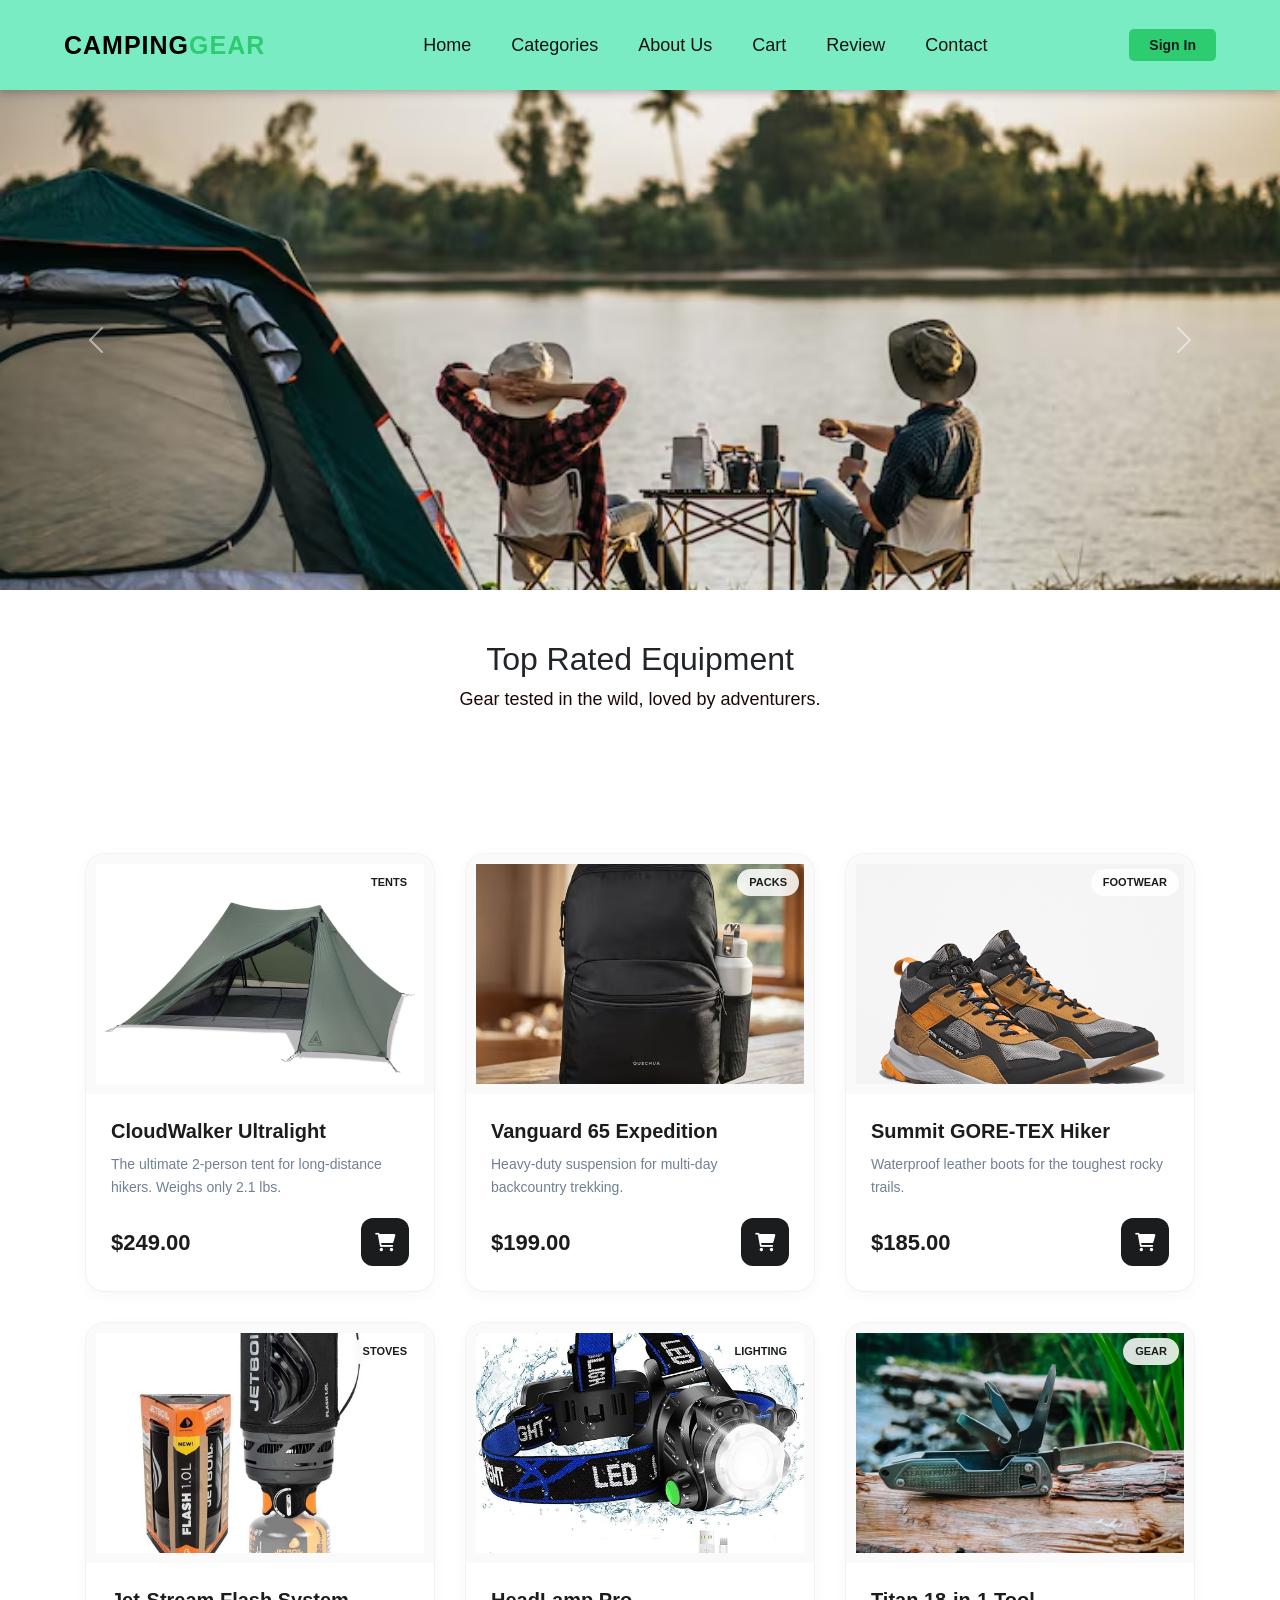
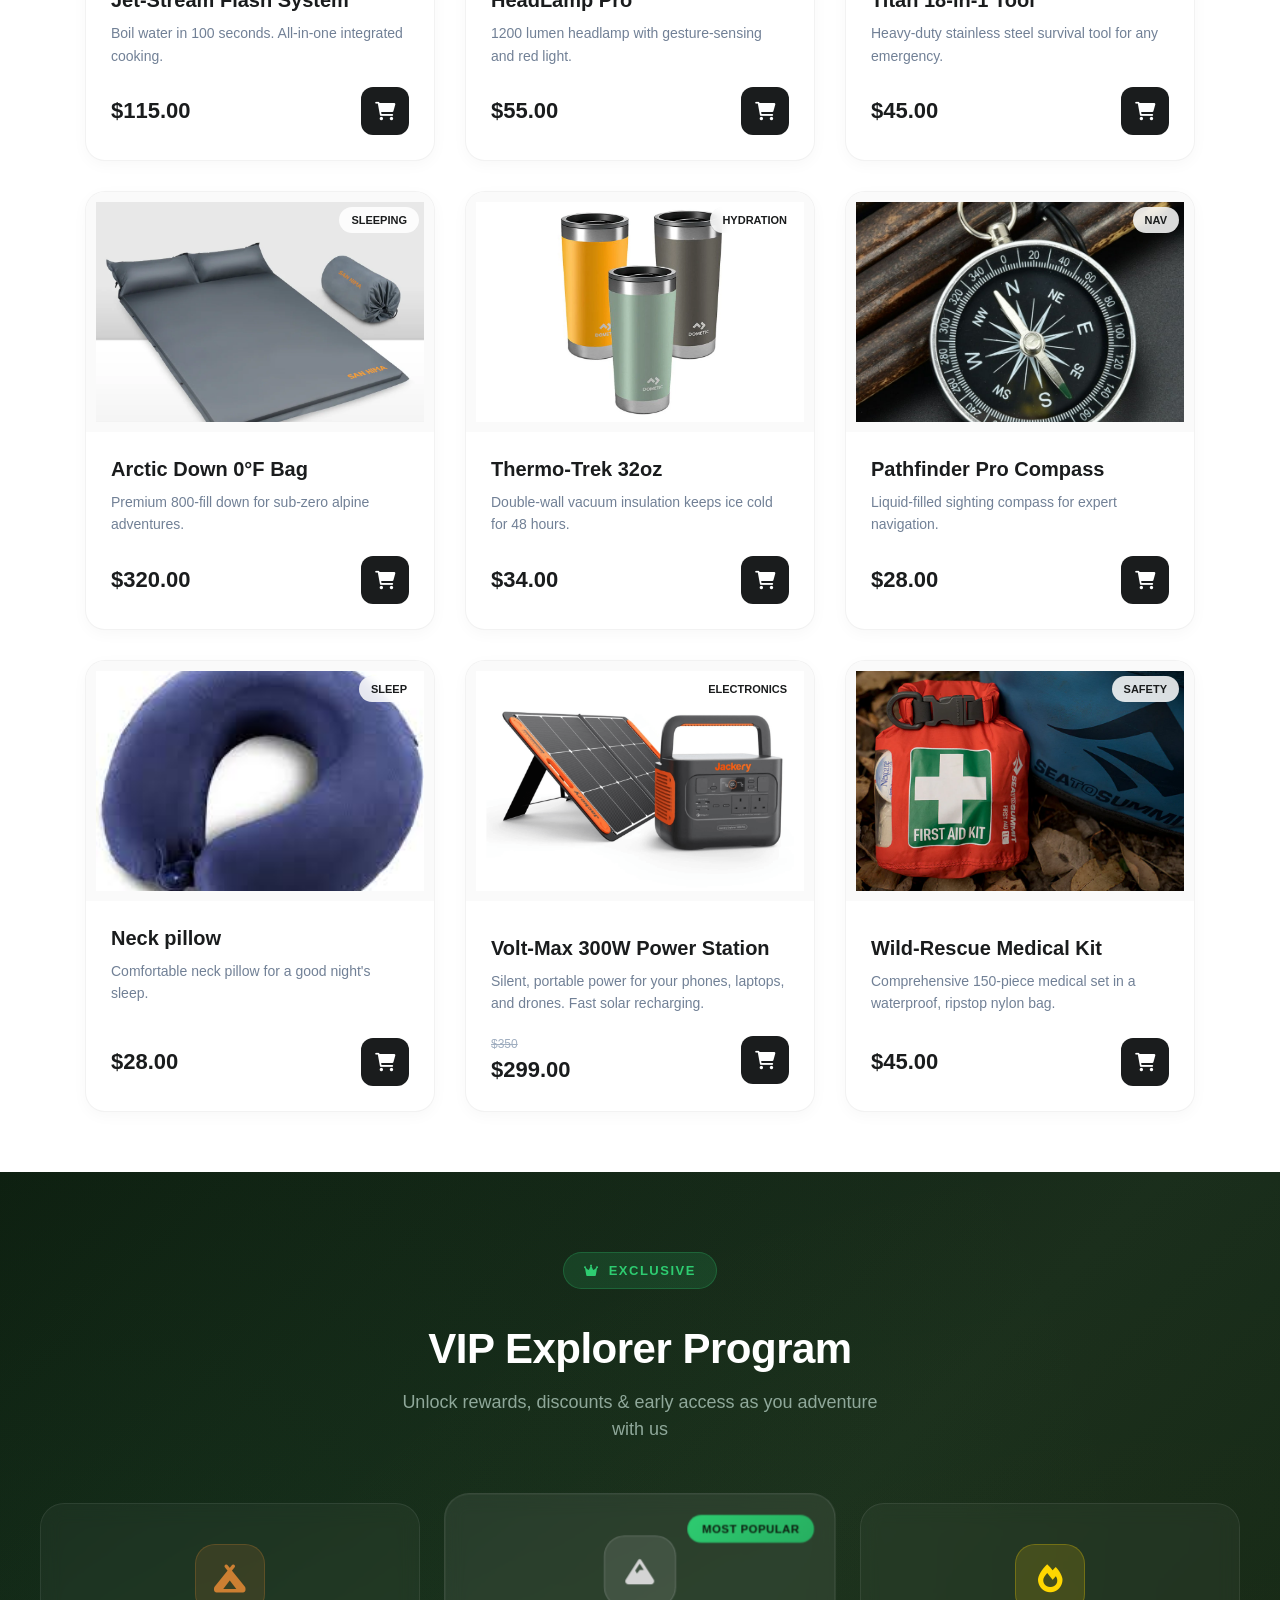
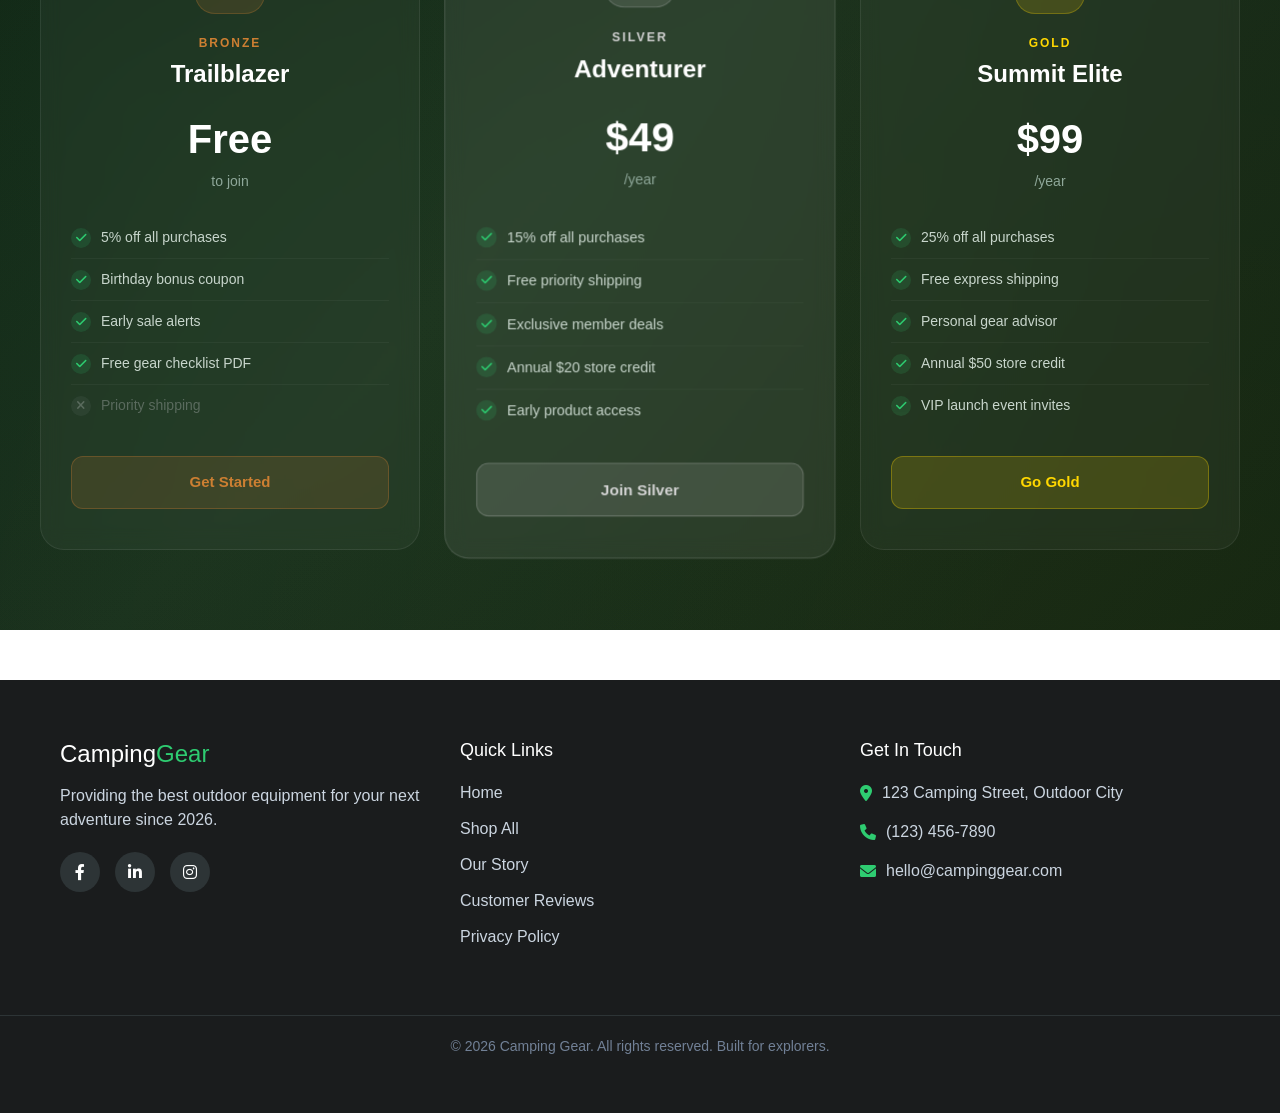
<file: index.html>
<!DOCTYPE html>
<html lang="en">

<head>
    <meta charset="UTF-8">
    <meta name="viewport" content="width=device-width, initial-scale=1.0">
    <title>About Us - Camping Products Sales</title>
    <link href="https://cdn.jsdelivr.net/npm/bootstrap@5.3.8/dist/css/bootstrap.min.css" rel="stylesheet"
        integrity="sha384-sRIl4kxILFvY47J16cr9ZwB07vP4J8+LH7qKQnuqkuIAvNWLzeN8tE5YBujZqJLB" crossorigin="anonymous">
    <link rel="stylesheet" href="https://cdnjs.cloudflare.com/ajax/libs/font-awesome/6.0.0/css/all.min.css">
    <link rel="stylesheet" href="style.css">

</head>

<body>

    <nav class="navbar">
        <div class="navbar-brand">
            <h3>Camping<span>Gear</span></h3>
        </div>
        <button class="navbar-toggle" onclick="this.parentElement.classList.toggle('nav-open')"
            aria-label="Toggle navigation">
            <i class="fas fa-bars"></i>
        </button>
        <ul class="navbar-links">
            <li><a href="index.html">Home</a></li>
            <li><a href="Categories.html">Categories</a></li>
            <li><a href="About.html">About Us</a></li>
            <li><a href="Cart.html">Cart</a></li>
            <li><a href="Review.html">Review</a></li>
            <li><a href="contact.html">Contact</a></li>
        </ul>
        <div class="navbar-actions">
            <a href="sign.html" class="btn-signin">Sign In</a>
        </div>
    </nav>
    <div id="carouselExample" class="carousel slide">
        <div class="carousel-inner">
            <div class="carousel-item active">
                <img src="images/herosection.avif" class="d-block w-100 herosection-1" alt="Carousel Image 1">
            </div>
            <div class="carousel-item">
                <img src="images/herosection2.avif" class="d-block w-100 herosection-1" alt="Carousel Image 2">
            </div>
            <div class="carousel-item">
                <img src="images/herosection3.webp" class="d-block w-100 herosection-1" alt="Carousel Image 3">
            </div>
        </div>
        <button class="carousel-control-prev" type="button" data-bs-target="#carouselExample" data-bs-slide="prev">
            <span class="carousel-control-prev-icon" aria-hidden="true"></span>
            <span class="visually-hidden">Previous</span>
        </button>
        <button class="carousel-control-next" type="button" data-bs-target="#carouselExample" data-bs-slide="next">
            <span class="carousel-control-next-icon" aria-hidden="true"></span>
            <span class="visually-hidden">Next</span>
        </button>
    </div>
    <main class="content">

        <h2>Top Rated Equipment</h2>
        <p>Gear tested in the wild, loved by adventurers.</p>
    </main>
    <section class="featured-products">

        <div class="product-grid">
            <div class="product-card">
                <div class="image-container">
                    <img src="images/Ultralighttents.webp" alt="CloudWalker">
                    <span class="category-tag">Tents</span>
                </div>
                <div class="product-body">
                    <h3>CloudWalker Ultralight</h3>
                    <p class="product-desc">The ultimate 2-person tent for long-distance hikers. Weighs only 2.1 lbs.
                    </p>
                    <div class="product-action-row">
                        <span class="current-price">$249.00</span>
                        <button class="cart-icon-btn"
                            onclick="addToCart('CloudWalker', '249.00', 'images/Ultralighttents.webp')">
                            <i class="fas fa-shopping-cart"></i>
                        </button>
                    </div>
                </div>
            </div>

            <div class="product-card">
                <div class="image-container">
                    <img src="images/backpack3.avif" alt="Vanguard 65">
                    <span class="category-tag">Packs</span>
                </div>
                <div class="product-body">
                    <h3>Vanguard 65 Expedition</h3>
                    <p class="product-desc">Heavy-duty suspension for multi-day backcountry trekking.</p>
                    <div class="product-action-row">
                        <span class="current-price">$199.00</span>
                        <button class="cart-icon-btn"
                            onclick="addToCart('Vanguard 65', '199.00', 'images/backpack3.avif')">
                            <i class="fas fa-shopping-cart"></i>
                        </button>
                    </div>
                </div>
            </div>

            <div class="product-card">
                <div class="image-container">
                    <img src="images/Hikerboot.png" alt="Summit Hiker">
                    <span class="category-tag">Footwear</span>
                </div>
                <div class="product-body">
                    <h3>Summit GORE-TEX Hiker</h3>
                    <p class="product-desc">Waterproof leather boots for the toughest rocky trails.</p>
                    <div class="product-action-row">
                        <span class="current-price">$185.00</span>
                        <button class="cart-icon-btn"
                            onclick="addToCart('Summit Hiker', '185.00', 'images/Hikerboot.png')">
                            <i class="fas fa-shopping-cart"></i>
                        </button>
                    </div>
                </div>
            </div>

            <div class="product-card">
                <div class="image-container">
                    <img src="images/JetBoilFlash.webp" alt="Jet-Stream">
                    <span class="category-tag">Stoves</span>
                </div>
                <div class="product-body">
                    <h3>Jet-Stream Flash System</h3>
                    <p class="product-desc">Boil water in 100 seconds. All-in-one integrated cooking.</p>
                    <div class="product-action-row">
                        <span class="current-price">$115.00</span>
                        <button class="cart-icon-btn"
                            onclick="addToCart('Jet-Stream Flash', '115.00', 'images/JetBoilFlash.webp')">
                            <i class="fas fa-shopping-cart"></i>
                        </button>
                    </div>
                </div>
            </div>

            <div class="product-card">
                <div class="image-container">
                    <img src="images/Headlamp.jpg" alt="HeadLamp Pro">
                    <span class="category-tag">Lighting</span>
                </div>
                <div class="product-body">
                    <h3>HeadLamp Pro</h3>
                    <p class="product-desc">1200 lumen headlamp with gesture-sensing and red light.</p>
                    <div class="product-action-row">
                        <span class="current-price">$55.00</span>
                        <button class="cart-icon-btn"
                            onclick="addToCart('HeadLamp Pro', '55.00', 'images/Headlamp.jpg')">
                            <i class="fas fa-shopping-cart"></i>
                        </button>
                    </div>
                </div>
            </div>

            <div class="product-card">
                <div class="image-container">
                    <img src="images/Titantool.jpg" alt="Titan Tool">
                    <span class="category-tag">Gear</span>
                </div>
                <div class="product-body">
                    <h3>Titan 18-in-1 Tool</h3>
                    <p class="product-desc">Heavy-duty stainless steel survival tool for any emergency.</p>
                    <div class="product-action-row">
                        <span class="current-price">$45.00</span>
                        <button class="cart-icon-btn"
                            onclick="addToCart('Titan Tool', '45.00', 'images/Titantool.jpg')">
                            <i class="fas fa-shopping-cart"></i>
                        </button>
                    </div>
                </div>
            </div>

            <div class="product-card">
                <div class="image-container">
                    <img src="images/bed2.webp" alt="Arctic Down">
                    <span class="category-tag">Sleeping</span>
                </div>
                <div class="product-body">
                    <h3>Arctic Down 0°F Bag</h3>
                    <p class="product-desc">Premium 800-fill down for sub-zero alpine adventures.</p>
                    <div class="product-action-row">
                        <span class="current-price">$320.00</span>
                        <button class="cart-icon-btn" onclick="addToCart('Arctic Down', '320.00', 'images/bed2.webp')">
                            <i class="fas fa-shopping-cart"></i>
                        </button>
                    </div>
                </div>
            </div>

            <div class="product-card">
                <div class="image-container">
                    <img src="images/Trek1.webp" alt="Insulated Flask">
                    <span class="category-tag">Hydration</span>
                </div>
                <div class="product-body">
                    <h3>Thermo-Trek 32oz</h3>
                    <p class="product-desc">Double-wall vacuum insulation keeps ice cold for 48 hours.</p>
                    <div class="product-action-row">
                        <span class="current-price">$34.00</span>
                        <button class="cart-icon-btn" onclick="addToCart('Thermo-Trek', '34.00', 'images/Trek 1.webp')">
                            <i class="fas fa-shopping-cart"></i>
                        </button>
                    </div>
                </div>
            </div>

            <div class="product-card">
                <div class="image-container">
                    <img src="images/Compass.jpeg" alt="Pathfinder">
                    <span class="category-tag">Nav</span>
                </div>
                <div class="product-body">
                    <h3>Pathfinder Pro Compass</h3>
                    <p class="product-desc">Liquid-filled sighting compass for expert navigation.</p>
                    <div class="product-action-row">
                        <span class="current-price">$28.00</span>
                        <button class="cart-icon-btn"
                            onclick="addToCart('Pathfinder Pro', '28.00', 'images/Compass.jpeg')">
                            <i class="fas fa-shopping-cart"></i>
                        </button>
                    </div>
                </div>
            </div>

            <div class="product-card">
                <div class="image-container">
                    <img src="images/pillow.jpg" alt="Neck pillow">
                    <span class="category-tag">Sleep</span>
                </div>
                <div class="product-body">
                    <h3>Neck pillow</h3>
                    <p class="product-desc">Comfortable neck pillow for a good night's sleep.</p>
                    <div class="product-action-row">
                        <span class="current-price">$28.00</span>
                        <button class="cart-icon-btn" onclick="addToCart('Neck pillow', '28.00', 'images/pillow.jpg')">
                            <i class="fas fa-shopping-cart"></i>
                        </button>
                    </div>
                </div>
            </div>

            <div class="product-card">
                <div class="image-container">
                    <img src="images/solarlamps.png" alt="Volt-Max 300">
                    <span class="category-tag">Electronics</span>
                </div>
                <div class="product-body">
                    <div class="rating-row">
                        <!-- <div class="stars">★★★★★</div>
                    <span class="reviews-count">(12)</span> -->
                    </div>
                    <h3>Volt-Max 300W Power Station</h3>
                    <p class="product-desc">Silent, portable power for your phones, laptops, and drones. Fast solar
                        recharging.</p>
                    <div class="product-action-row">
                        <div class="price-stack">
                            <span class="old-price">$350</span>
                            <span class="current-price">$299.00</span>
                        </div>
                        <button class="cart-icon-btn"
                            onclick="addToCart('Volt-Max 300', '299.00', 'images/power-station.jpg')">
                            <i class="fas fa-shopping-cart"></i>
                        </button>
                    </div>
                </div>
            </div>

            <div class="product-card">
                <div class="image-container">
                    <img src="images/aidkit.webp" alt="Wild-Rescue Kit">
                    <span class="category-tag">Safety</span>
                </div>
                <div class="product-body">
                    <div class="rating-row">
                        <!-- <div class="stars">★★★★★</div>
                    <span class="reviews-count">(88)</span> -->
                    </div>
                    <h3>Wild-Rescue Medical Kit</h3>
                    <p class="product-desc">Comprehensive 150-piece medical set in a waterproof, ripstop nylon bag.</p>
                    <div class="product-action-row">
                        <div class="price-stack">
                            <span class="current-price">$45.00</span>
                        </div>
                        <button class="cart-icon-btn"
                            onclick="addToCart('Wild-Rescue Kit', '45.00', 'images/first-aid.jpg')">
                            <i class="fas fa-shopping-cart"></i>
                        </button>
                    </div>
                </div>
            </div>

        </div>
    </section>

    <!-- VIP Explorer Program -->
    <section class="vip-program">
        <div class="vip-container">
            <div class="vip-header">
                <span class="vip-badge"><i class="fas fa-crown"></i> Exclusive</span>
                <h2>VIP Explorer Program</h2>
                <p>Unlock rewards, discounts & early access as you adventure with us</p>
            </div>

            <div class="vip-cards">
                <div class="vip-card vip-bronze">
                    <div class="vip-card-glow"></div>
                    <div class="vip-tier-icon"><i class="fas fa-campground"></i></div>
                    <span class="vip-tier-label">Bronze</span>
                    <h3>Trailblazer</h3>
                    <div class="vip-price">
                        <span class="vip-amount">Free</span>
                        <span class="vip-period">to join</span>
                    </div>
                    <ul class="vip-perks">
                        <li><i class="fas fa-check"></i> 5% off all purchases</li>
                        <li><i class="fas fa-check"></i> Birthday bonus coupon</li>
                        <li><i class="fas fa-check"></i> Early sale alerts</li>
                        <li><i class="fas fa-check"></i> Free gear checklist PDF</li>
                        <li class="disabled"><i class="fas fa-times"></i> Priority shipping</li>
                    </ul>
                    <a href="#" class="vip-btn vip-btn-bronze">Get Started</a>
                </div>

                <div class="vip-card vip-silver">
                    <div class="vip-card-glow"></div>
                    <div class="vip-popular">Most Popular</div>
                    <div class="vip-tier-icon"><i class="fas fa-mountain"></i></div>
                    <span class="vip-tier-label">Silver</span>
                    <h3>Adventurer</h3>
                    <div class="vip-price">
                        <span class="vip-amount">$49</span>
                        <span class="vip-period">/year</span>
                    </div>
                    <ul class="vip-perks">
                        <li><i class="fas fa-check"></i> 15% off all purchases</li>
                        <li><i class="fas fa-check"></i> Free priority shipping</li>
                        <li><i class="fas fa-check"></i> Exclusive member deals</li>
                        <li><i class="fas fa-check"></i> Annual $20 store credit</li>
                        <li><i class="fas fa-check"></i> Early product access</li>
                    </ul>
                    <a href="#" class="vip-btn vip-btn-silver">Join Silver</a>
                </div>

                <div class="vip-card vip-gold">
                    <div class="vip-card-glow"></div>
                    <div class="vip-tier-icon"><i class="fas fa-fire"></i></div>
                    <span class="vip-tier-label">Gold</span>
                    <h3>Summit Elite</h3>
                    <div class="vip-price">
                        <span class="vip-amount">$99</span>
                        <span class="vip-period">/year</span>
                    </div>
                    <ul class="vip-perks">
                        <li><i class="fas fa-check"></i> 25% off all purchases</li>
                        <li><i class="fas fa-check"></i> Free express shipping</li>
                        <li><i class="fas fa-check"></i> Personal gear advisor</li>
                        <li><i class="fas fa-check"></i> Annual $50 store credit</li>
                        <li><i class="fas fa-check"></i> VIP launch event invites</li>
                    </ul>
                    <a href="#" class="vip-btn vip-btn-gold">Go Gold</a>
                </div>
            </div>
        </div>
    </section>

    <footer class="footer">
        <div class="footer-container">
            <div class="footer-section">
                <h3 class="footer-logo">Camping<span>Gear</span></h3>
                <p>Providing the best outdoor equipment for your next adventure since 2026.</p>
                <div class="social-media">
                    <a href="https://www.facebook.com/" class="social-icon"><i class="fab fa-facebook-f"></i></a>
                    <a href="https://www.linkedin.com/" class="social-icon"><i class="fab fa-linkedin-in"></i></a>
                    <a href="https://www.instagram.com/" class="social-icon"><i class="fab fa-instagram"></i></a>
                </div>
            </div>

            <div class="footer-section">
                <h4>Quick Links</h4>
                <ul class="footer-links">
                    <li><a href="index.html">Home</a></li>
                    <li><a href="Categories.html">Shop All</a></li>
                    <li><a href="About.html">Our Story</a></li>
                    <li><a href="Review.html">Customer Reviews</a></li>
                    <li><a href="privacy-policy.html">Privacy Policy</a></li>
                </ul>
            </div>

            <div class="footer-section">
                <h4>Get In Touch</h4>
                <div class="contact-info">
                    <p><i class="fas fa-map-marker-alt"></i> 123 Camping Street, Outdoor City</p>
                    <p><i class="fas fa-phone"></i> (123) 456-7890</p>
                    <p><i class="fas fa-envelope"></i> hello@campinggear.com</p>
                </div>
            </div>
        </div>

        <div class="footer-bottom">
            <p>&copy; 2026 Camping Gear. All rights reserved. Built for explorers.</p>
        </div>
    </footer>


    <script src="https://cdn.jsdelivr.net/npm/bootstrap@5.3.8/dist/js/bootstrap.bundle.min.js"
        integrity="sha384-FKyoEForCGlyvwx9Hj09JcYn3nv7wiPVlz7YYwJrWVcXK/BmnVDxM+D2scQbITxI"
        crossorigin="anonymous"></script>
    <script src="cart.js"></script>
</body>

</html>
</file>
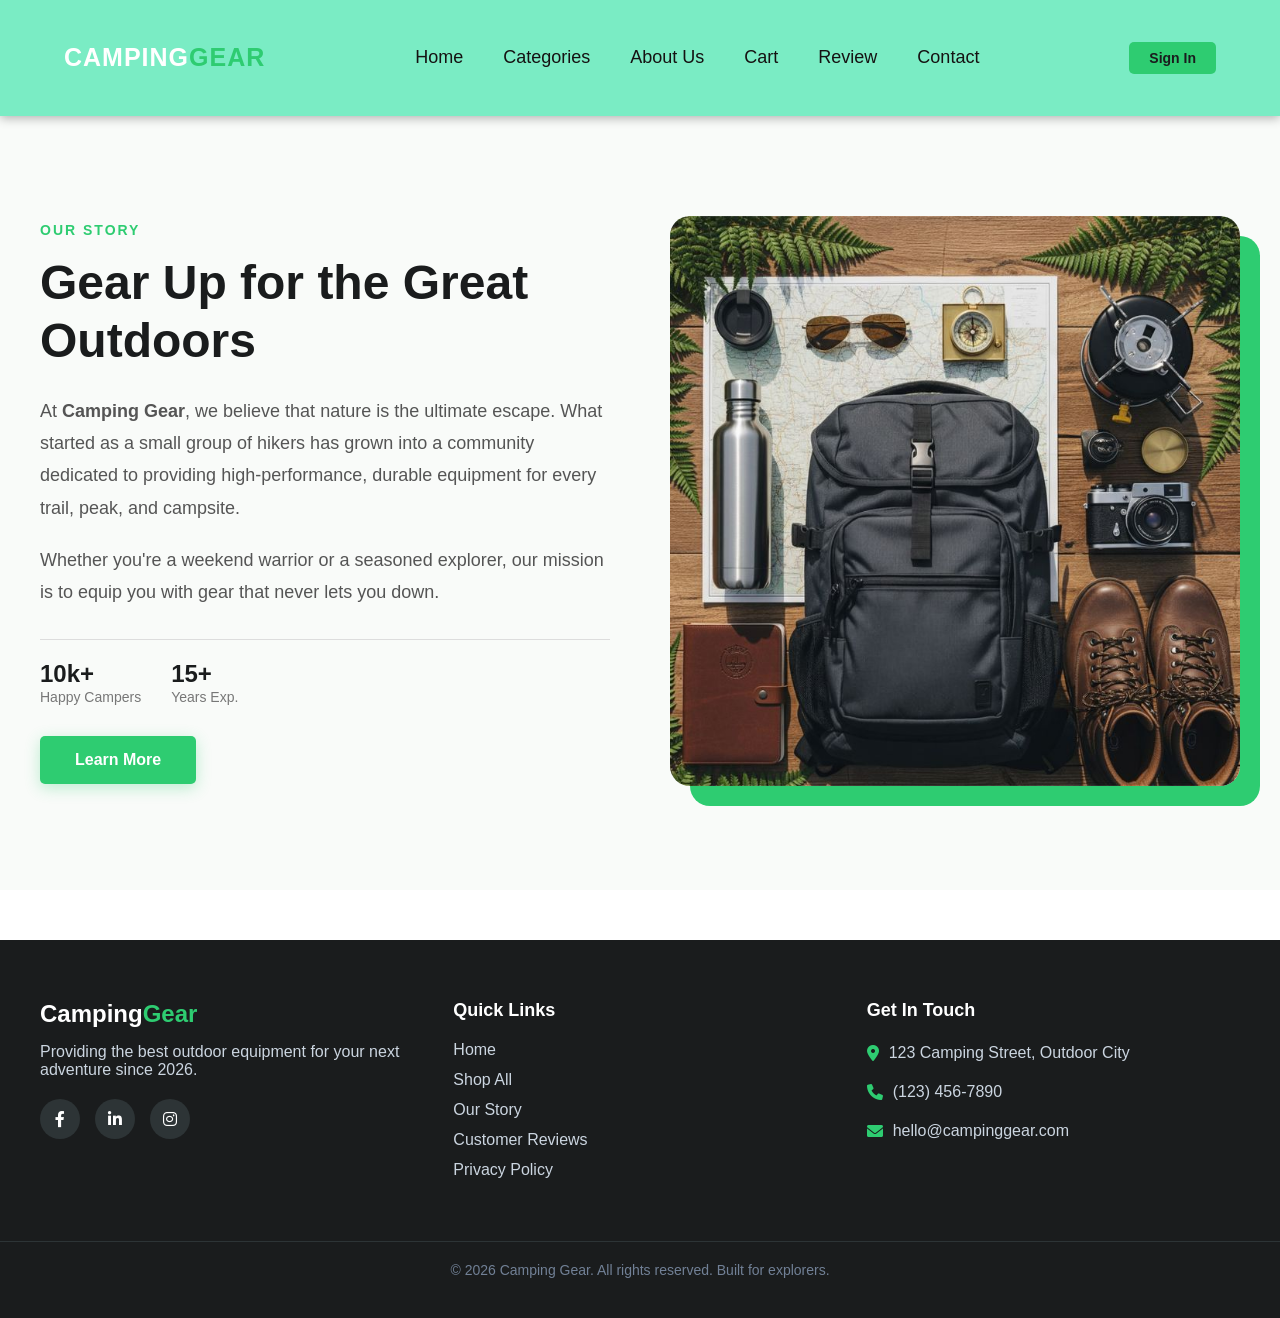
<file: About.html>
<!DOCTYPE html>
<html lang="en">

<head>
    <meta charset="UTF-8">
    <meta name="viewport" content="width=device-width, initial-scale=1.0">
    <title>About Us - Camping Products Sales</title>
    <link rel="stylesheet" href="https://cdnjs.cloudflare.com/ajax/libs/font-awesome/6.0.0/css/all.min.css">
    <link rel="stylesheet" href="style.css">
</head>

<body>
    <nav class="navbar">
        <div class="navbar-brand">
            <h3>Camping<span>Gear</span></h3>
        </div>
        <button class="navbar-toggle" onclick="this.parentElement.classList.toggle('nav-open')"
            aria-label="Toggle navigation">
            <i class="fas fa-bars"></i>
        </button>
        <ul class="navbar-links">
            <li><a href="index.html">Home</a></li>
            <li><a href="Categories.html">Categories</a></li>
            <li><a href="About.html">About Us</a></li>
            <li><a href="Cart.html">Cart</a></li>
            <li><a href="Review.html">Review</a></li>
            <li><a href="contact.html">Contact</a></li>
        </ul>
        <div class="navbar-actions">
            <a href="sign.html" class="btn-signin">Sign In</a>
        </div>
    </nav>
    <section class="about-hero">
        <div class="about-container">
            <div class="about-content">
                <span class="sub-heading">Our Story</span>
                <h1>Gear Up for the Great Outdoors</h1>
                <p>
                    At <strong>Camping Gear</strong>, we believe that nature is the ultimate escape.
                    What started as a small group of hikers has grown into a community dedicated to
                    providing high-performance, durable equipment for every trail, peak, and campsite.
                </p>
                <p>
                    Whether you're a weekend warrior or a seasoned explorer, our mission is to
                    equip you with gear that never lets you down.
                </p>
                <div class="about-stats">
                    <div class="stat"><strong>10k+</strong> <span>Happy Campers</span></div>
                    <div class="stat"><strong>15+</strong> <span>Years Exp.</span></div>
                </div>
                <button class="btn-primary">Learn More</button>
            </div>

            <div class="about-image">
                <div class="image-wrapper">
                    <img src="images/Aboutusphoto.jpg" alt="Our camping adventure">
                </div>
            </div>
        </div>
    </section>
    <!-- <section class="hero">
        <div class="heading">
            <h1>About Us</h1>
        </div>
        <div class="container">
            <div class="hero-content">
                <h2>Welcome to Our Shopping website</h2>
                <p>Welcome to Camping Products Sales. We are dedicated to providing high-quality camping gear for outdoor
                    enthusiasts. Our mission is to make your camping experiences unforgettable with reliable and affordable
                    products.</p>
                  <button class="btn">Learn More</button>
            </div>
            <div class="hero-image">
              <img src="images/About us photo.jpg" alt="About Us Image">
            </div>
        </div>
    </section> -->
    <footer class="footer">
        <div class="footer-container">
            <div class="footer-section">
                <h3 class="footer-logo">Camping<span>Gear</span></h3>
                <p>Providing the best outdoor equipment for your next adventure since 2026.</p>
                <div class="social-media">
                    <a href="https://www.facebook.com/" class="social-icon"><i class="fab fa-facebook-f"></i></a>
                    <a href="https://www.linkedin.com/" class="social-icon"><i class="fab fa-linkedin-in"></i></a>
                    <a href="https://www.instagram.com/" class="social-icon"><i class="fab fa-instagram"></i></a>
                </div>
            </div>

            <div class="footer-section">
                <h4>Quick Links</h4>
                <ul class="footer-links">
                    <li><a href="index.html">Home</a></li>
                    <li><a href="Categories.html">Shop All</a></li>
                    <li><a href="About.html">Our Story</a></li>
                    <li><a href="Review.html">Customer Reviews</a></li>
                    <li><a href="privacy-policy.html">Privacy Policy</a></li>
                </ul>
            </div>

            <div class="footer-section">
                <h4>Get In Touch</h4>
                <div class="contact-info">
                    <p><i class="fas fa-map-marker-alt"></i> 123 Camping Street, Outdoor City</p>
                    <p><i class="fas fa-phone"></i> (123) 456-7890</p>
                    <p><i class="fas fa-envelope"></i> hello@campinggear.com</p>
                </div>
            </div>
        </div>

        <div class="footer-bottom">
            <p>&copy; 2026 Camping Gear. All rights reserved. Built for explorers.</p>
        </div>
    </footer>

    <script src="cart.js"></script>
</body>

</html>
</file>
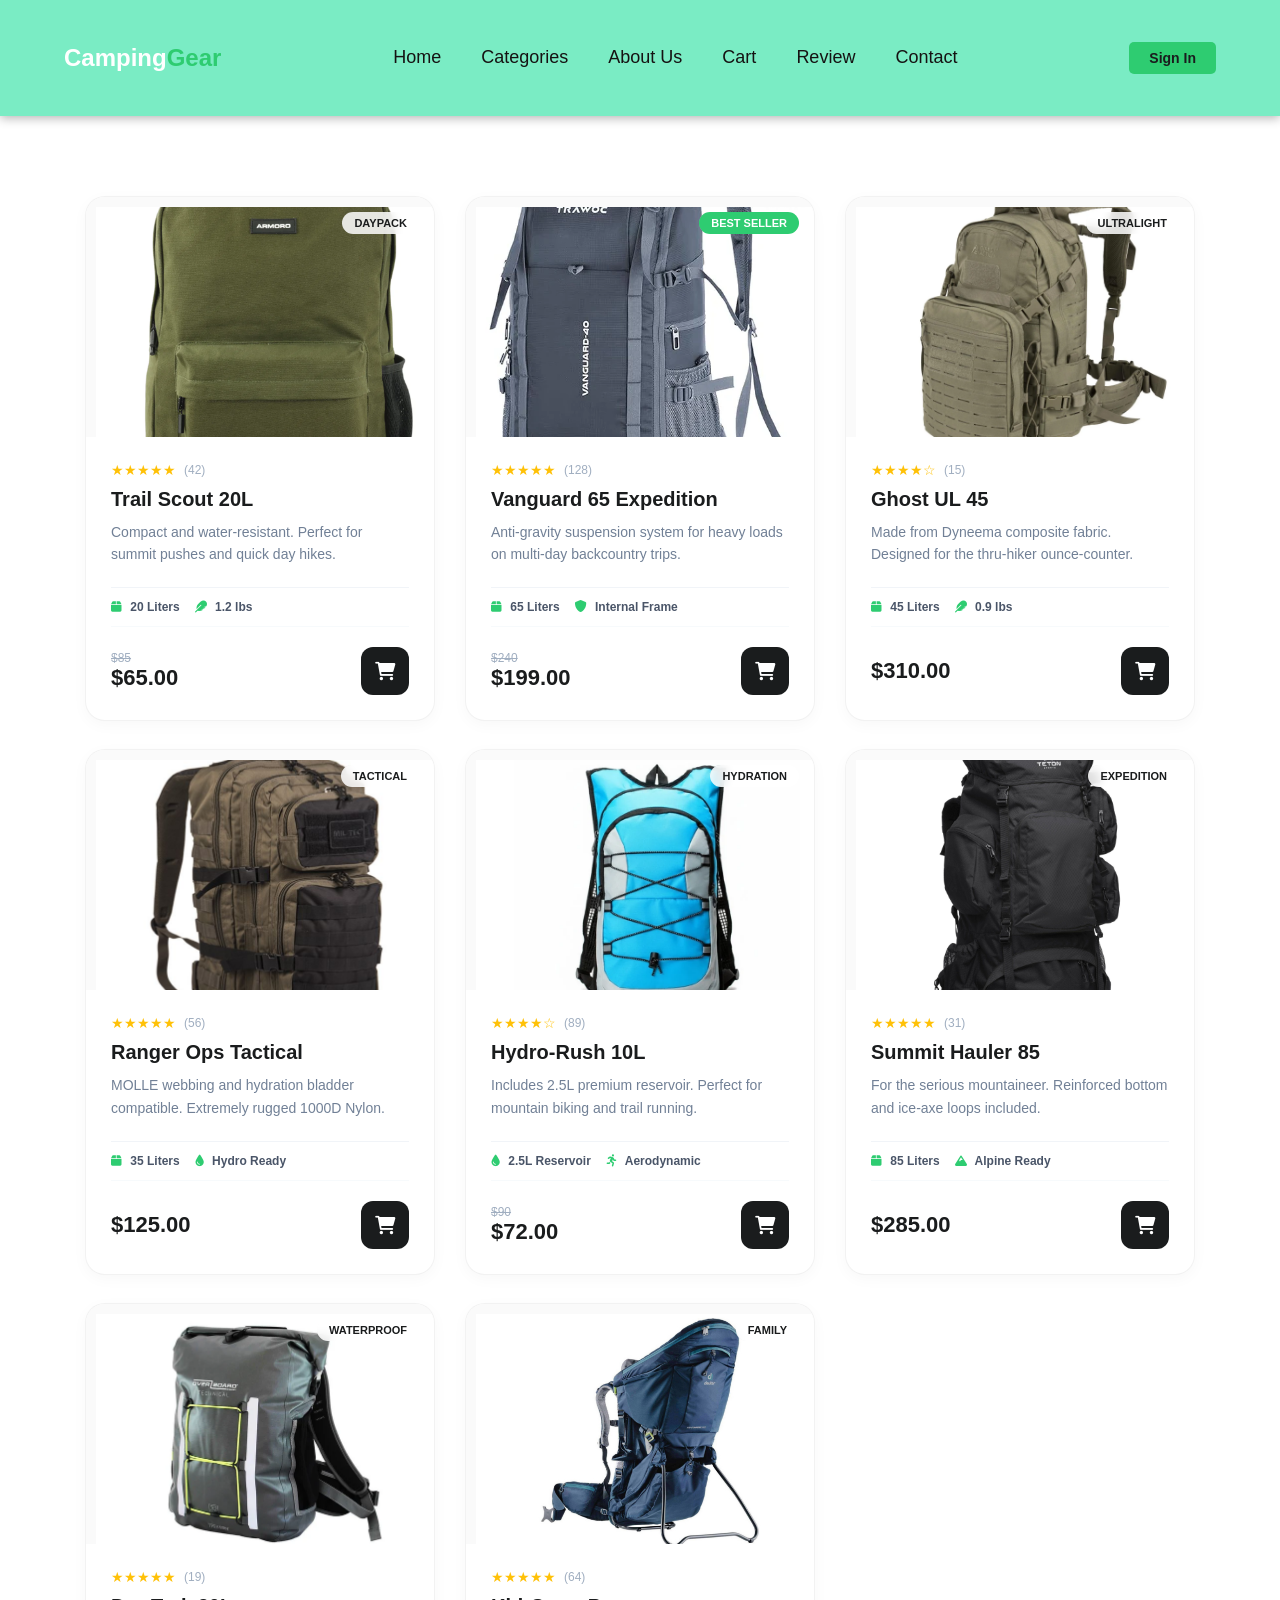
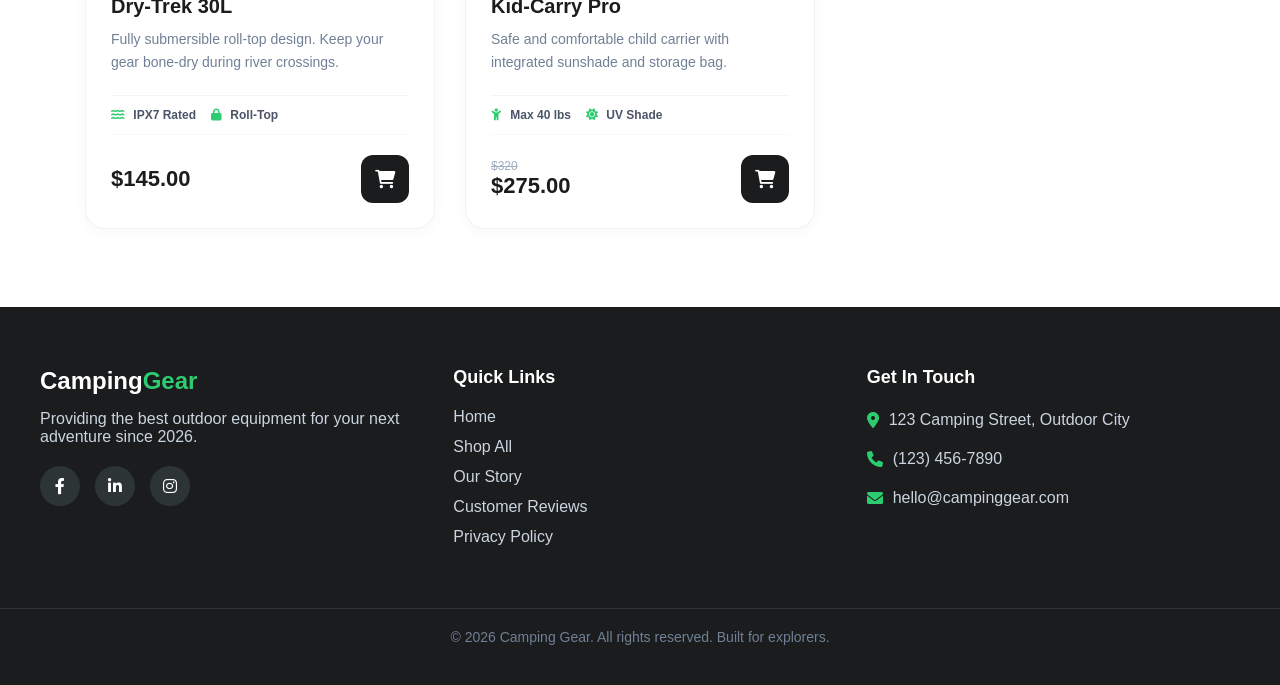
<file: backpack.html>
<!DOCTYPE html>
<html lang="en">

<head>
    <meta charset="UTF-8">
    <meta name="viewport" content="width=device-width, initial-scale=1.0">
    <title>Reviews - Camping Products Sales</title>
    <link rel="stylesheet" href="https://cdnjs.cloudflare.com/ajax/libs/font-awesome/6.0.0/css/all.min.css">
    <link rel="stylesheet" href="style.css">
</head>

<body>
    <nav class="navbar">
        <div class="navbar-brand">
            <h2>Camping<span>Gear</span></h2>
        </div>
        <button class="navbar-toggle" onclick="this.parentElement.classList.toggle('nav-open')" aria-label="Toggle navigation">
            <i class="fas fa-bars"></i>
        </button>
        <ul class="navbar-links">
            <li><a href="index.html">Home</a></li>
            <li><a href="Categories.html">Categories</a></li>
            <li><a href="About.html">About Us</a></li>
            <li><a href="Cart.html">Cart</a></li>
            <li><a href="Review.html">Review</a></li>
            <li><a href="contact.html">Contact</a></li>
        </ul>
        <div class="navbar-actions">
            <a href="sign.html" class="btn-signin">Sign In</a>
        </div>
    </nav>
    
    <main class="product-page">
    <div class="product-grid">
        
        <div class="product-card">
            <div class="image-container">
                <img src="images/Daybackpack.webp" alt="Trail Scout 20">
                <div class="category-tag">Daypack</div>
            </div>
            <div class="product-body">
                <div class="rating-row">
                    <div class="stars">★★★★★</div>
                    <span class="reviews-count">(42)</span>
                </div>
                <h3>Trail Scout 20L</h3>
                <p class="product-desc">Compact and water-resistant. Perfect for summit pushes and quick day hikes.</p>
                <div class="specs-grid">
                    <div class="spec-item"><i class="fas fa-box"></i> 20 Liters</div>
                    <div class="spec-item"><i class="fas fa-feather"></i> 1.2 lbs</div>
                </div>
                <div class="product-action-row">
                    <div class="price-stack">
                        <span class="old-price">$85</span>
                        <span class="current-price">$65.00</span>
                    </div>
                    <button class="cart-icon-btn" onclick="addToCart('Trail Scout 20L', '65.00', 'images/Daybackpack.webp')">
                        <i class="fas fa-shopping-cart"></i>
                    </button>
                </div>
            </div>
        </div>

        <div class="product-card">
            <div class="image-container">
                <img src="images/Vanguard-backpack.webp" alt="Vanguard 65">
                <span class="category-tag" style="background:#2ecc71; color:white;">Best Seller</span>
            </div>
            <div class="product-body">
                <div class="rating-row">
                    <div class="stars">★★★★★</div>
                    <span class="reviews-count">(128)</span>
                </div>
                <h3>Vanguard 65 Expedition</h3>
                <p class="product-desc">Anti-gravity suspension system for heavy loads on multi-day backcountry trips.</p>
                <div class="specs-grid">
                    <div class="spec-item"><i class="fas fa-box"></i> 65 Liters</div>
                    <div class="spec-item"><i class="fas fa-shield-alt"></i> Internal Frame</div>
                </div>
                <div class="product-action-row">
                    <div class="price-stack">
                        <span class="old-price">$240</span>
                        <span class="current-price">$199.00</span>
                    </div>
                    <button class="cart-icon-btn" onclick="addToCart('Vanguard 65', '199.00', 'images/Vanguard backpack.webp')">
                        <i class="fas fa-shopping-cart"></i>
                    </button>
                </div>
            </div>
        </div>

        <div class="product-card">
            <div class="image-container">
                <img src="images/Ghost-Backpack.webp" alt="Ghost UL 45">
                <div class="category-tag">Ultralight</div>
            </div>
            <div class="product-body">
                <div class="rating-row">
                    <div class="stars">★★★★☆</div>
                    <span class="reviews-count">(15)</span>
                </div>
                <h3>Ghost UL 45</h3>
                <p class="product-desc">Made from Dyneema composite fabric. Designed for the thru-hiker ounce-counter.</p>
                <div class="specs-grid">
                    <div class="spec-item"><i class="fas fa-box"></i> 45 Liters</div>
                    <div class="spec-item"><i class="fas fa-feather"></i> 0.9 lbs</div>
                </div>
                <div class="product-action-row">
                    <div class="price-stack">
                        <span class="current-price">$310.00</span>
                    </div>
                    <button class="cart-icon-btn" onclick="addToCart('Ghost UL 45', '310.00', 'images/Ghost Backpack.webp')">
                        <i class="fas fa-shopping-cart"></i>
                    </button>
                </div>
            </div>
        </div>

        <div class="product-card">
            <div class="image-container">
                <img src="images/Ranger-backpack.jpg" alt="Ranger Tactical">
                <div class="category-tag">Tactical</div>
            </div>
            <div class="product-body">
                <div class="rating-row">
                    <div class="stars">★★★★★</div>
                    <span class="reviews-count">(56)</span>
                </div>
                <h3>Ranger Ops Tactical</h3>
                <p class="product-desc">MOLLE webbing and hydration bladder compatible. Extremely rugged 1000D Nylon.</p>
                <div class="specs-grid">
                    <div class="spec-item"><i class="fas fa-box"></i> 35 Liters</div>
                    <div class="spec-item"><i class="fas fa-tint"></i> Hydro Ready</div>
                </div>
                <div class="product-action-row">
                    <div class="price-stack">
                        <span class="current-price">$125.00</span>
                    </div>
                    <button class="cart-icon-btn" onclick="addToCart('Ranger Ops', '125.00', 'images/Ranger backpack.jpg')">
                        <i class="fas fa-shopping-cart"></i>
                    </button>
                </div>
            </div>
        </div>

        <div class="product-card">
            <div class="image-container">
                <img src="images/Hydro-Backpack.webp" alt="Hydro-Rush 10">
                <div class="category-tag">Hydration</div>
            </div>
            <div class="product-body">
                <div class="rating-row">
                    <div class="stars">★★★★☆</div>
                    <span class="reviews-count">(89)</span>
                </div>
                <h3>Hydro-Rush 10L</h3>
                <p class="product-desc">Includes 2.5L premium reservoir. Perfect for mountain biking and trail running.</p>
                <div class="specs-grid">
                    <div class="spec-item"><i class="fas fa-tint"></i> 2.5L Reservoir</div>
                    <div class="spec-item"><i class="fas fa-running"></i> Aerodynamic</div>
                </div>
                <div class="product-action-row">
                    <div class="price-stack">
                        <span class="old-price">$90</span>
                        <span class="current-price">$72.00</span>
                    </div>
                    <button class="cart-icon-btn" onclick="addToCart('Hydro-Rush 10L', '72.00', 'images/Hydro Backpack.webp')">
                        <i class="fas fa-shopping-cart"></i>
                    </button>
                </div>
            </div>
        </div>

        <div class="product-card">
            <div class="image-container">
                <img src="images/Summit-backpack.jpg" alt="Summit Hauler 85">
                <div class="category-tag">Expedition</div>
            </div>
            <div class="product-body">
                <div class="rating-row">
                    <div class="stars">★★★★★</div>
                    <span class="reviews-count">(31)</span>
                </div>
                <h3>Summit Hauler 85</h3>
                <p class="product-desc">For the serious mountaineer. Reinforced bottom and ice-axe loops included.</p>
                <div class="specs-grid">
                    <div class="spec-item"><i class="fas fa-box"></i> 85 Liters</div>
                    <div class="spec-item"><i class="fas fa-mountain"></i> Alpine Ready</div>
                </div>
                <div class="product-action-row">
                    <div class="price-stack">
                        <span class="current-price">$285.00</span>
                    </div>
                    <button class="cart-icon-btn" onclick="addToCart('Summit Hauler 85', '285.00', 'images/Summit backpack.webp')">
                        <i class="fas fa-shopping-cart"></i>
                    </button>
                </div>
            </div>
        </div>

        <div class="product-card">
            <div class="image-container">
                <img src="images/Dry-backpack.webp" alt="Dry-Trek 30">
                <div class="category-tag">Waterproof</div>
            </div>
            <div class="product-body">
                <div class="rating-row">
                    <div class="stars">★★★★★</div>
                    <span class="reviews-count">(19)</span>
                </div>
                <h3>Dry-Trek 30L</h3>
                <p class="product-desc">Fully submersible roll-top design. Keep your gear bone-dry during river crossings.</p>
                <div class="specs-grid">
                    <div class="spec-item"><i class="fas fa-water"></i> IPX7 Rated</div>
                    <div class="spec-item"><i class="fas fa-lock"></i> Roll-Top</div>
                </div>
                <div class="product-action-row">
                    <div class="price-stack">
                        <span class="current-price">$145.00</span>
                    </div>
                    <button class="cart-icon-btn" onclick="addToCart('Dry-Trek 30L', '145.00', 'images/Dry backpack.webp')">
                        <i class="fas fa-shopping-cart"></i>
                    </button>
                </div>
            </div>
        </div>

        <div class="product-card">
            <div class="image-container">
                <img src="images/Kid-Carry-backpack.webp" alt="Kid-Carry Pro">
                <div class="category-tag">Family</div>
            </div>
            <div class="product-body">
                <div class="rating-row">
                    <div class="stars">★★★★★</div>
                    <span class="reviews-count">(64)</span>
                </div>
                <h3>Kid-Carry Pro</h3>
                <p class="product-desc">Safe and comfortable child carrier with integrated sunshade and storage bag.</p>
                <div class="specs-grid">
                    <div class="spec-item"><i class="fas fa-child"></i> Max 40 lbs</div>
                    <div class="spec-item"><i class="fas fa-sun"></i> UV Shade</div>
                </div>
                <div class="product-action-row">
                    <div class="price-stack">
                        <span class="old-price">$320</span>
                        <span class="current-price">$275.00</span>
                    </div>
                    <button class="cart-icon-btn" onclick="addToCart('Kid-Carry Pro', '275.00', 'images/pack-8.jpg')">
                        <i class="fas fa-shopping-cart"></i>
                    </button>
                </div>
            </div>
        </div>

    </div>
</main>

    <footer class="footer">
        <div class="footer-container">
            <div class="footer-section">
                <h3 class="footer-logo">Camping<span>Gear</span></h3>
                <p>Providing the best outdoor equipment for your next adventure since 2026.</p>
                <div class="social-media">
                    <a href="https://www.facebook.com/" class="social-icon"><i class="fab fa-facebook-f"></i></a>
                    <a href="https://www.linkedin.com/" class="social-icon"><i class="fab fa-linkedin-in"></i></a>
                    <a href="https://www.instagram.com/" class="social-icon"><i class="fab fa-instagram"></i></a>
                </div>
            </div>

            <div class="footer-section">
                <h4>Quick Links</h4>
                <ul class="footer-links">
                    <li><a href="index.html">Home</a></li>
                    <li><a href="Categories.html">Shop All</a></li>
                    <li><a href="About.html">Our Story</a></li>
                    <li><a href="Review.html">Customer Reviews</a></li>
                <li><a href="privacy-policy.html">Privacy Policy</a></li>
                </ul>
            </div>

            <div class="footer-section">
                <h4>Get In Touch</h4>
                <div class="contact-info">
                    <p><i class="fas fa-map-marker-alt"></i> 123 Camping Street, Outdoor City</p>
                    <p><i class="fas fa-phone"></i> (123) 456-7890</p>
                    <p><i class="fas fa-envelope"></i> hello@campinggear.com</p>
                </div>
            </div>
        </div>

        <div class="footer-bottom">
            <p>&copy; 2026 Camping Gear. All rights reserved. Built for explorers.</p>
        </div>
    </footer>
</body>

</html>
</file>
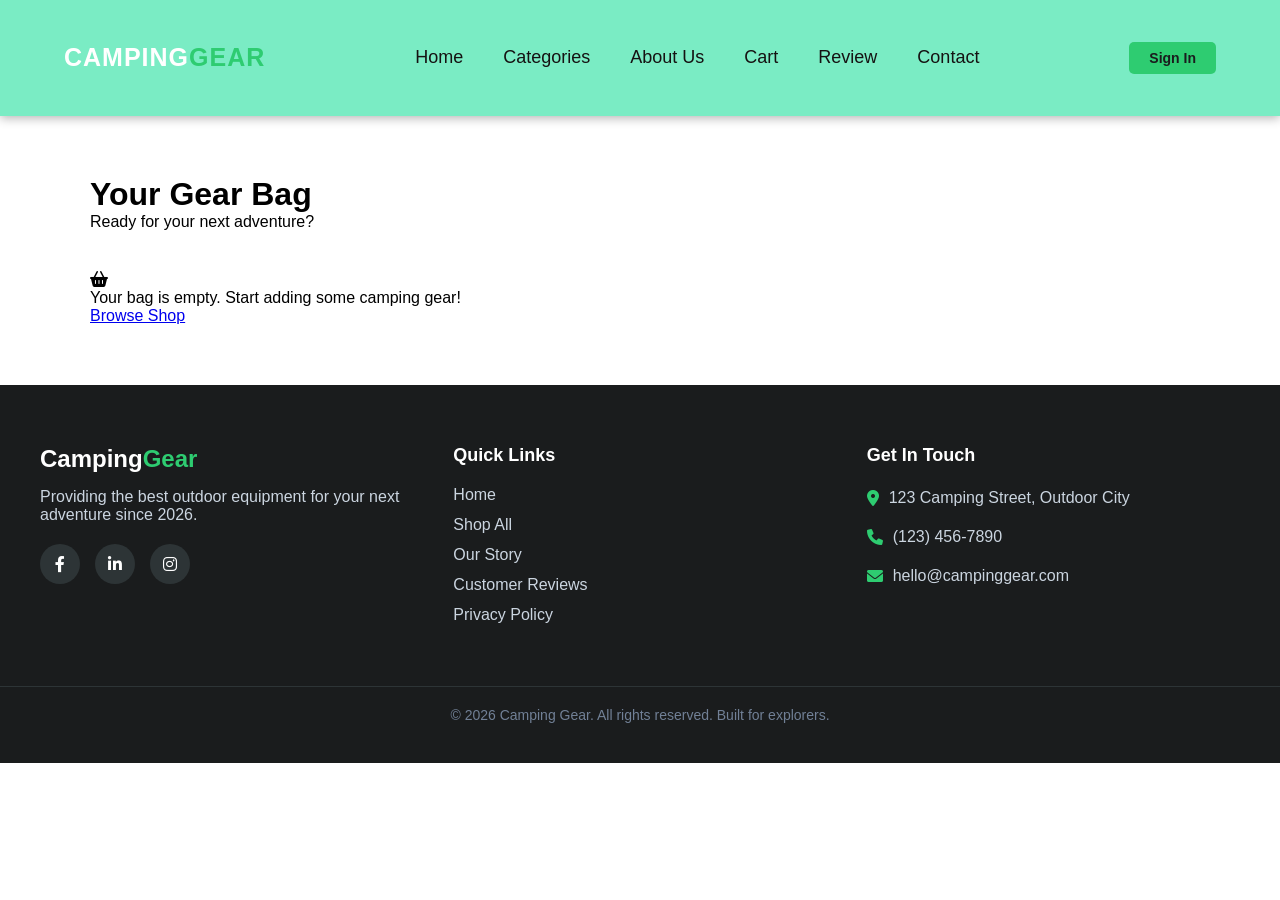
<file: Cart.html>
<!DOCTYPE html>
<html lang="en">

<head>
    <meta charset="UTF-8">
    <meta name="viewport" content="width=device-width, initial-scale=1.0">
    <title>Cart - Camping Products Sales</title>
    <link rel="stylesheet" href="https://cdnjs.cloudflare.com/ajax/libs/font-awesome/6.0.0/css/all.min.css">
    <link rel="stylesheet" href="style.css">
</head>

<body>
    <nav class="navbar">
        <div class="navbar-brand">
            <h3>Camping<span>Gear</span></h3>
        </div>
        <button class="navbar-toggle" onclick="this.parentElement.classList.toggle('nav-open')"
            aria-label="Toggle navigation">
            <i class="fas fa-bars"></i>
        </button>
        <ul class="navbar-links">
            <li><a href="index.html">Home</a></li>
            <li><a href="Categories.html">Categories</a></li>
            <li><a href="About.html">About Us</a></li>
            <li><a href="Cart.html">Cart</a></li>
            <li><a href="Review.html">Review</a></li>
            <li><a href="contact.html">Contact</a></li>
        </ul>
        <div class="navbar-actions">
            <a href="sign.html" class="btn-signin">Sign In</a>
        </div>
    </nav>

    <main class="cart-page">
        <div class="cart-header">
            <h1>Your Gear Bag</h1>
            <p>Ready for your next adventure?</p>
        </div>

        <div class="cart-page-wrapper">
            <div class="cart-main">
                <div id="empty-cart" class="empty-state">
                    <i class="fas fa-shopping-basket"></i>
                    <p>Your bag is empty. Start adding some camping gear!</p>
                    <a href="Categories.html" class="btn-main">Browse Shop</a>
                </div>
                <div id="cart-items"></div>
            </div>

            <aside class="cart-summary" id="cart-summary-sidebar" style="display: none;">
                <h2>Order Summary</h2>
                <div class="summary-details">
                    <div class="summary-row">
                        <span>Subtotal</span>
                        <span id="subtotal-amount">$0.00</span>
                    </div>
                    <div class="summary-row">
                        <span>Shipping</span>
                        <span class="free-shipping">FREE</span>
                    </div>
                    <hr>
                    <div class="summary-row total">
                        <span>Total</span>
                        <span id="final-total">$0.00</span>
                    </div>
                </div>
                <button class="btn-checkout" onclick="window.location.href='checkout.html'">Proceed to Checkout</button>
                <p class="secure-text"><i class="fas fa-lock"></i> Secure Checkout</p>
            </aside>
        </div>
    </main>
    <footer class="footer">
        <div class="footer-container">
            <div class="footer-section">
                <h3 class="footer-logo">Camping<span>Gear</span></h3>
                <p>Providing the best outdoor equipment for your next adventure since 2026.</p>
                <div class="social-media">
                    <a href="https://www.facebook.com/" class="social-icon"><i class="fab fa-facebook-f"></i></a>
                    <a href="https://www.linkedin.com/" class="social-icon"><i class="fab fa-linkedin-in"></i></a>
                    <a href="https://www.instagram.com/" class="social-icon"><i class="fab fa-instagram"></i></a>
                </div>
            </div>

            <div class="footer-section">
                <h4>Quick Links</h4>
                <ul class="footer-links">
                    <li><a href="index.html">Home</a></li>
                    <li><a href="Categories.html">Shop All</a></li>
                    <li><a href="About.html">Our Story</a></li>
                    <li><a href="Review.html">Customer Reviews</a></li>
                    <li><a href="privacy-policy.html">Privacy Policy</a></li>
                </ul>
            </div>

            <div class="footer-section">
                <h4>Get In Touch</h4>
                <div class="contact-info">
                    <p><i class="fas fa-map-marker-alt"></i> 123 Camping Street, Outdoor City</p>
                    <p><i class="fas fa-phone"></i> (123) 456-7890</p>
                    <p><i class="fas fa-envelope"></i> hello@campinggear.com</p>
                </div>
            </div>
        </div>

        <div class="footer-bottom">
            <p>&copy; 2026 Camping Gear. All rights reserved. Built for explorers.</p>
        </div>
    </footer>

    <script src="cart.js"></script>
</body>

</html>
</file>
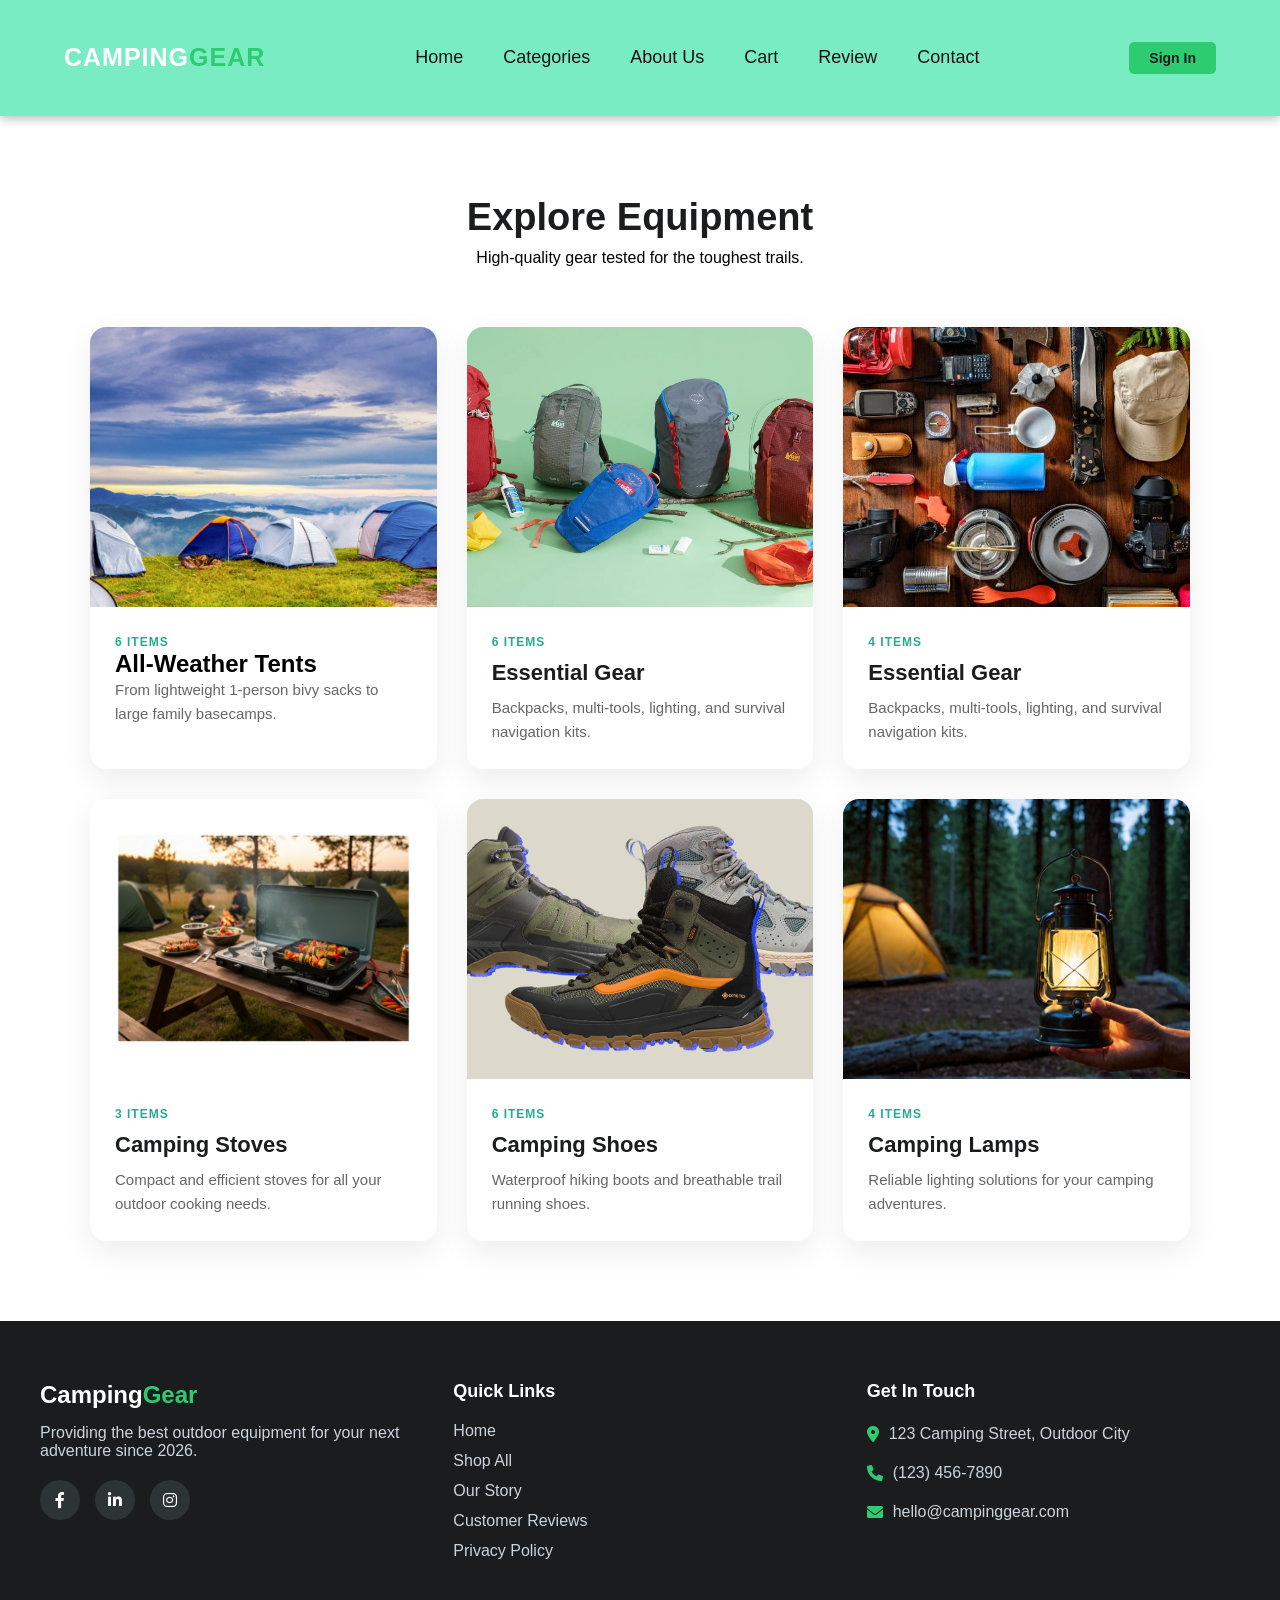
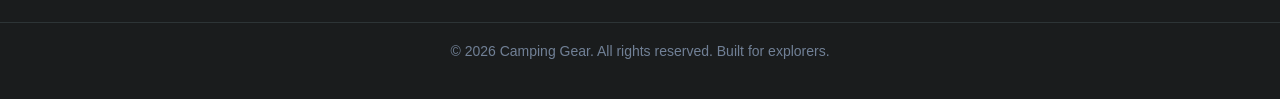
<file: Categories.html>
<!DOCTYPE html>
<html lang="en">

<head>
    <meta charset="UTF-8">
    <meta name="viewport" content="width=device-width, initial-scale=1.0">
    <title>Categories - Camping Products Sales</title>
    <link rel="stylesheet" href="https://cdnjs.cloudflare.com/ajax/libs/font-awesome/6.0.0/css/all.min.css">
    <link rel="stylesheet" href="style.css">
</head>

<body>
    <!-- <header class="header"> -->
    <nav class="navbar">
        <div class="navbar-brand">
            <h3>Camping<span>Gear</span></h3>
        </div>
        <button class="navbar-toggle" onclick="this.parentElement.classList.toggle('nav-open')"
            aria-label="Toggle navigation">
            <i class="fas fa-bars"></i>
        </button>
        <ul class="navbar-links">
            <li><a href="index.html">Home</a></li>
            <li><a href="Categories.html">Categories</a></li>
            <li><a href="About.html">About Us</a></li>
            <li><a href="Cart.html">Cart</a></li>
            <li><a href="Review.html">Review</a></li>
            <li><a href="contact.html">Contact</a></li>
        </ul>
        <div class="navbar-actions">
            <a href="sign.html" class="btn-signin">Sign In</a>
        </div>
    </nav>
    <!-- </header> -->
    <!-- <main>
        <h1>Product Categories</h1>
        <p>Browse our wide range of camping products by category.</p>
        
    </main> -->
    <main class="categories-container">
        <div class="categories-header">
            <h1>Explore Equipment</h1>
            <p>High-quality gear tested for the toughest trails.</p>
        </div>

        <div class="category-grid">
            <div class="category-card">
                <div class="card-image-box">
                    <img src="images/tentshead.jpg" alt="Camping Tents">
                    <div class="hover-overlay">
                        <a href="tents.html" class="btn-shop">Shop Tents</a>
                    </div>
                </div>
                <div class="card-content">
                    <span class="item-count">6 Items</span>
                    <h2>All-Weather Tents</h2>
                    <p>From lightweight 1-person bivy sacks to large family basecamps.</p>
                </div>
            </div>

            <div class="category-card">
                <div class="card-image-box">
                    <img src="images/BackpackHead.webp" alt="Camping Backpacks">
                    <div class="hover-overlay">
                        <a href="backpack.html" class="btn-shop">Shop BACKPACKS</a>
                    </div>
                </div>
                <div class="card-content">
                    <span class="item-count">6 Items</span>
                    <h3>Essential Gear</h3>
                    <p>Backpacks, multi-tools, lighting, and survival navigation kits.</p>
                </div>
            </div>

            <div class="category-card">
                <div class="card-image-box">
                    <img src="images/CampingGearsHead.jpg" alt="Camping Gear">
                    <div class="hover-overlay">
                        <a href="gears.html" class="btn-shop">Shop Gear</a>
                    </div>
                </div>
                <div class="card-content">
                    <span class="item-count">4 Items</span>
                    <h3>Essential Gear</h3>
                    <p>Backpacks, multi-tools, lighting, and survival navigation kits.</p>
                </div>
            </div>

            <div class="category-card">
                <div class="card-image-box">
                    <img src="images/Stoveshead.jpg" alt="Camping Stoves">
                    <div class="hover-overlay">
                        <a href="stoves.html" class="btn-shop">Shop Stoves</a>
                    </div>
                </div>
                <div class="card-content">
                    <span class="item-count"> 3 Items</span>
                    <h3>Camping Stoves</h3>
                    <p>Compact and efficient stoves for all your outdoor cooking needs.</p>
                </div>
            </div>

            <div class="category-card">
                <div class="card-image-box">
                    <img src="images/Campingshoeshead.webp" alt="Camping Shoes">
                    <div class="hover-overlay">
                        <a href="shoes.html" class="btn-shop">Shop Shoes</a>
                    </div>
                </div>
                <div class="card-content">
                    <span class="item-count">6 Items</span>
                    <h3>Camping Shoes</h3>
                    <p>Waterproof hiking boots and breathable trail running shoes.</p>
                </div>
            </div>

            <div class="category-card">
                <div class="card-image-box">
                    <img src="images/Campinglamphead.jpeg" alt="Camping Lamps">
                    <div class="hover-overlay">
                        <a href="lampsandbed.html" class="btn-shop">Shop Lamps</a>
                    </div>
                </div>
                <div class="card-content">
                    <span class="item-count">4 Items</span>
                    <h3>Camping Lamps</h3>
                    <p>Reliable lighting solutions for your camping adventures.</p>
                </div>
            </div>

        </div>
    </main>
    <footer class="footer">
        <div class="footer-container">
            <div class="footer-section">
                <h3 class="footer-logo">Camping<span>Gear</span></h3>
                <p>Providing the best outdoor equipment for your next adventure since 2026.</p>
                <div class="social-media">
                    <a href="https://www.facebook.com/" class="social-icon"><i class="fab fa-facebook-f"></i></a>
                    <a href="https://www.linkedin.com/" class="social-icon"><i class="fab fa-linkedin-in"></i></a>
                    <a href="https://www.instagram.com/" class="social-icon"><i class="fab fa-instagram"></i></a>
                </div>
            </div>

            <div class="footer-section">
                <h4>Quick Links</h4>
                <ul class="footer-links">
                    <li><a href="index.html">Home</a></li>
                    <li><a href="Categories.html">Shop All</a></li>
                    <li><a href="About.html">Our Story</a></li>
                    <li><a href="Review.html">Customer Reviews</a></li>
                    <li><a href="privacy-policy.html">Privacy Policy</a></li>
                </ul>
            </div>

            <div class="footer-section">
                <h4>Get In Touch</h4>
                <div class="contact-info">
                    <p><i class="fas fa-map-marker-alt"></i> 123 Camping Street, Outdoor City</p>
                    <p><i class="fas fa-phone"></i> (123) 456-7890</p>
                    <p><i class="fas fa-envelope"></i> hello@campinggear.com</p>
                </div>
            </div>
        </div>

        <div class="footer-bottom">
            <p>&copy; 2026 Camping Gear. All rights reserved. Built for explorers.</p>
        </div>
    </footer>

    <!-- <footer class="footer">
        <div class="footer-content">
            <div class="social-media">
                <a href="#" class="social-icon"><i class="fab fa-facebook-f"></i></a>
                <a href="#" class="social-icon"><i class="fab fa-linkedin-in"></i></a>
                <a href="#" class="social-icon"><i class="fab fa-instagram"></i></a>
            </div>
            <div class="contact-info">
                <p><i class="fas fa-map-marker-alt"></i> 949(A) Boaungkyaw  Street, Yangon City, OC 12345</p>
                <p><i class="fas fa-phone"></i> (123) 456-7890</p>
            </div>
        </div>
        <div class="footer-bottom">
            <p>&copy; 2026 Camping Gear. All rights reserved.</p>
        </div>
    </footer> -->
    <script src="cart.js"></script>
</body>

</html>
</file>
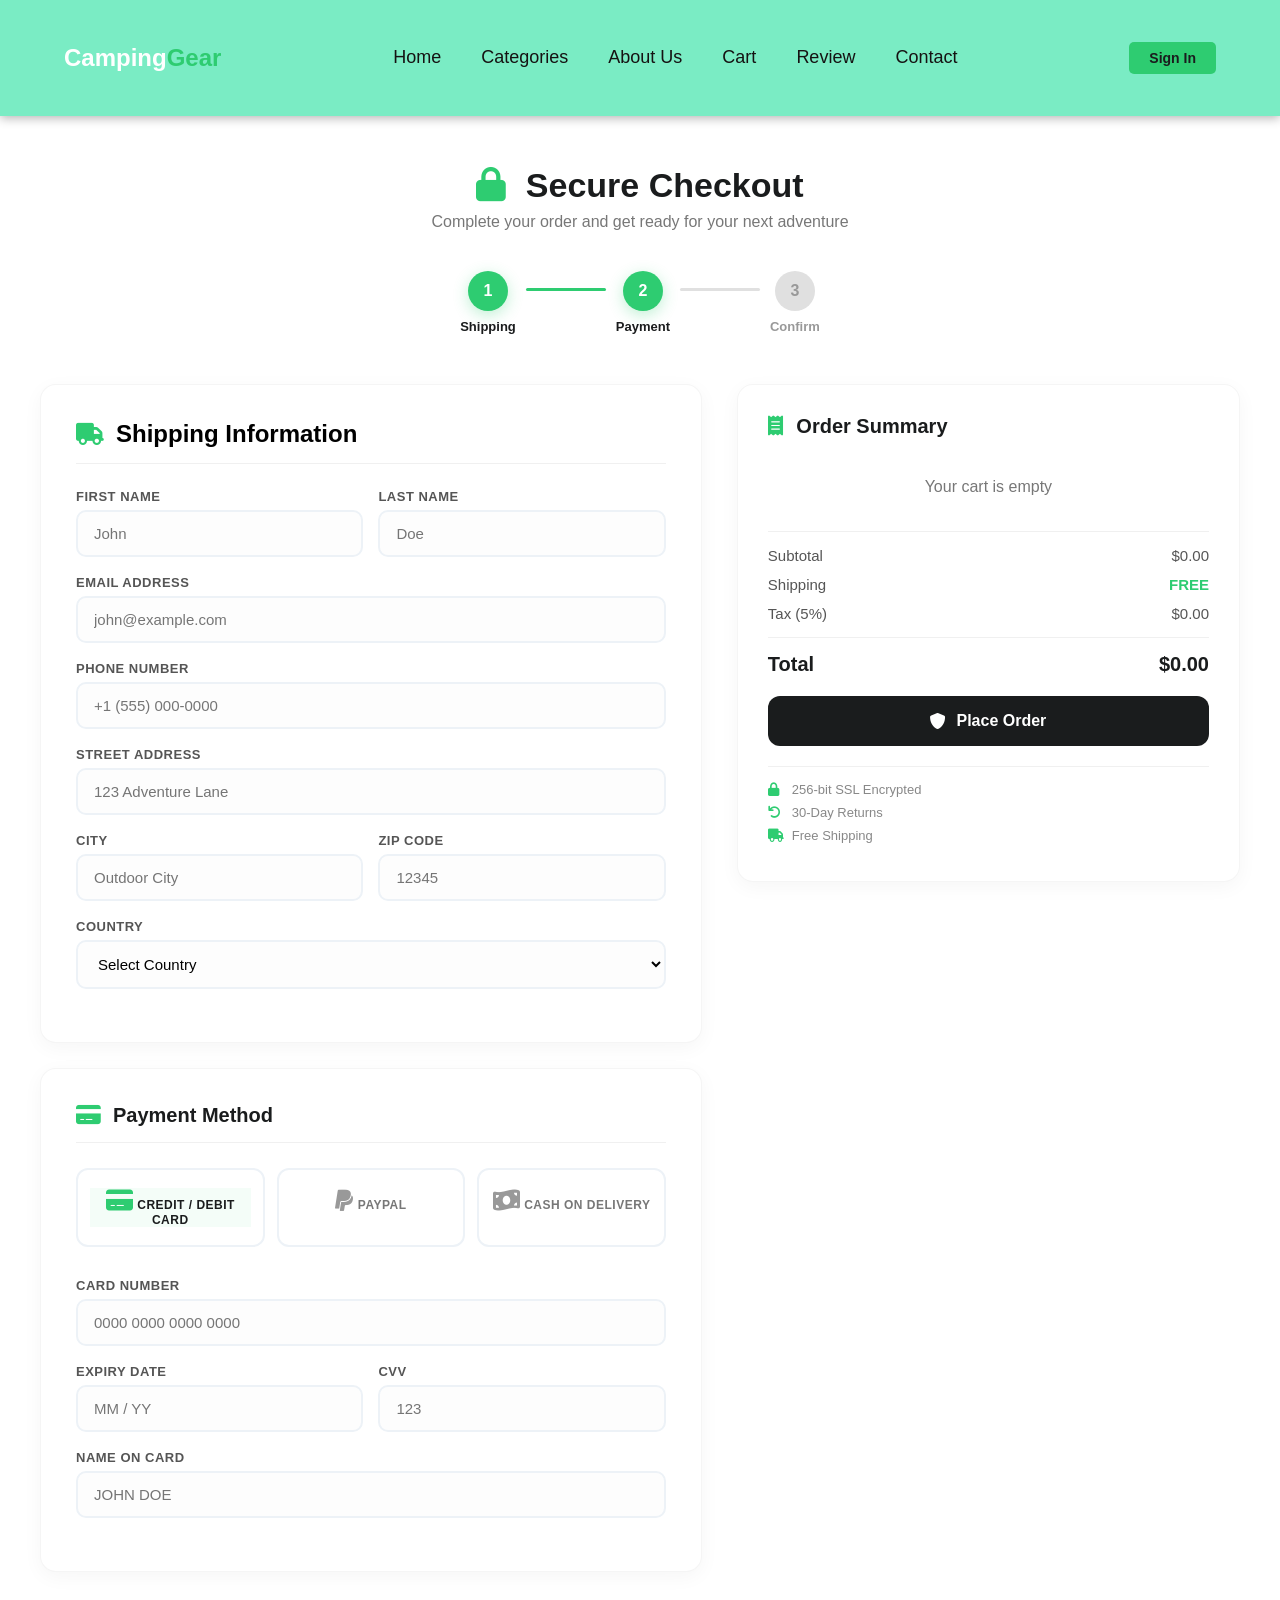
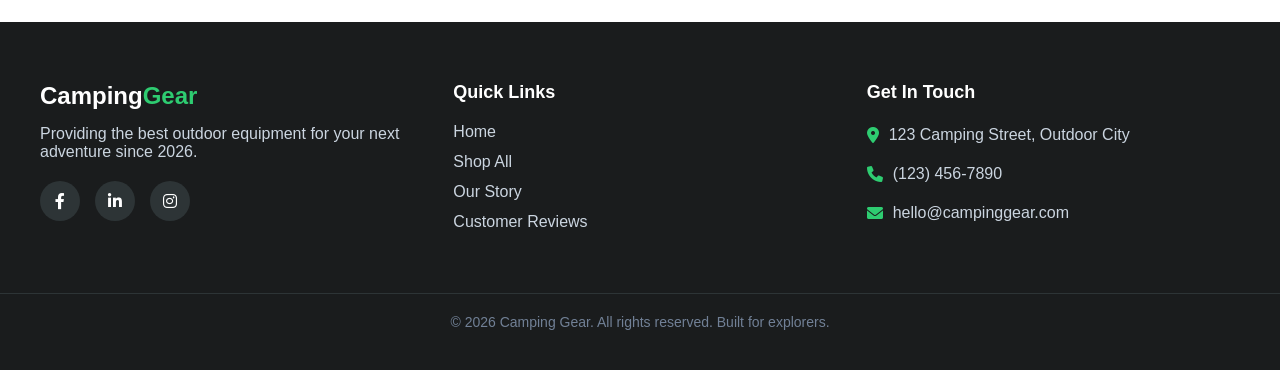
<file: checkout.html>
<!DOCTYPE html>
<html lang="en">

<head>
    <meta charset="UTF-8">
    <meta name="viewport" content="width=device-width, initial-scale=1.0">
    <title>Checkout - Camping Products Sales</title>
    <link rel="stylesheet" href="https://cdnjs.cloudflare.com/ajax/libs/font-awesome/6.0.0/css/all.min.css">
    <link rel="stylesheet" href="style.css">
</head>

<body>
    <nav class="navbar">
        <div class="navbar-brand">
            <h2>Camping<span>Gear</span></h2>
        </div>
        <button class="navbar-toggle" onclick="this.parentElement.classList.toggle('nav-open')"
            aria-label="Toggle navigation">
            <i class="fas fa-bars"></i>
        </button>
        <ul class="navbar-links">
            <li><a href="index.html">Home</a></li>
            <li><a href="Categories.html">Categories</a></li>
            <li><a href="About.html">About Us</a></li>
            <li><a href="Cart.html">Cart</a></li>
            <li><a href="Review.html">Review</a></li>
            <li><a href="contact.html">Contact</a></li>
        </ul>
        <div class="navbar-actions">
            <a href="sign.html" class="btn-signin">Sign In</a>
        </div>
    </nav>

    <main class="checkout-page">
        <div class="checkout-header">
            <h1><i class="fas fa-lock"></i> Secure Checkout</h1>
            <p>Complete your order and get ready for your next adventure</p>
        </div>

        <!-- Progress Steps -->
        <div class="checkout-steps">
            <div class="step active">
                <div class="step-circle">1</div>
                <span>Shipping</span>
            </div>
            <div class="step-line active"></div>
            <div class="step active">
                <div class="step-circle">2</div>
                <span>Payment</span>
            </div>
            <div class="step-line"></div>
            <div class="step">
                <div class="step-circle">3</div>
                <span>Confirm</span>
            </div>
        </div>

        <div class="checkout-wrapper">
            <!-- Left: Form -->
            <div class="checkout-form-section">

                <!-- Shipping Information -->
                <div class="checkout-card">
                    <div class="checkout-card-header">
                        <i class="fas fa-truck"></i>
                        <h2>Shipping Information</h2>
                    </div>
                    <form id="checkout-form">
                        <div class="form-row">
                            <div class="form-group">
                                <label for="first-name">First Name</label>
                                <input type="text" id="first-name" placeholder="John" required>
                            </div>
                            <div class="form-group">
                                <label for="last-name">Last Name</label>
                                <input type="text" id="last-name" placeholder="Doe" required>
                            </div>
                        </div>
                        <div class="form-group">
                            <label for="email">Email Address</label>
                            <input type="email" id="email" placeholder="john@example.com" required>
                        </div>
                        <div class="form-group">
                            <label for="phone">Phone Number</label>
                            <input type="tel" id="phone" placeholder="+1 (555) 000-0000" required>
                        </div>
                        <div class="form-group">
                            <label for="address">Street Address</label>
                            <input type="text" id="address" placeholder="123 Adventure Lane" required>
                        </div>
                        <div class="form-row">
                            <div class="form-group">
                                <label for="city">City</label>
                                <input type="text" id="city" placeholder="Outdoor City" required>
                            </div>
                            <div class="form-group">
                                <label for="zip">ZIP Code</label>
                                <input type="text" id="zip" placeholder="12345" required>
                            </div>
                        </div>
                        <div class="form-group">
                            <label for="country">Country</label>
                            <select id="country" required>
                                <option value="">Select Country</option>
                                <option value="US">United States</option>
                                <option value="CA">Canada</option>
                                <option value="UK">United Kingdom</option>
                                <option value="AU">Australia</option>
                                <option value="MM">Myanmar</option>
                            </select>
                        </div>
                    </form>
                </div>

                <!-- Payment Information -->
                <div class="checkout-card">
                    <div class="checkout-card-header">
                        <i class="fas fa-credit-card"></i>
                        <h3>Payment Method</h3>
                    </div>
                    <div class="payment-methods">
                        <label class="payment-option active">
                            <input type="radio" name="payment" value="card" checked>
                            <div class="payment-section">
                                <i class="fas fa-credit-card"></i>
                                <span>Credit / Debit Card</span>
                            </div>
                        </label>
                        
                        <label class="payment-option">
                            <input type="radio" name="payment" value="paypal">
                            <div class="payment-section">
                                <i class="fab fa-paypal"></i>
                                <span>PayPal</span>
                            </div>
                        </label>
                        <label class="payment-option">
                            <input type="radio" name="payment" value="cod">
                            <div class="payment-section">
                                <i class="fas fa-money-bill-wave"></i>
                                <span>Cash on Delivery</span>
                            </div>
                        </label>
                    </div>

                    <div class="card-fields">
                        <div class="form-group">
                            <label for="card-number">Card Number</label>
                            <input type="text" id="card-number" placeholder="0000 0000 0000 0000" maxlength="19">
                        </div>
                        <div class="form-row">
                            <div class="form-group">
                                <label for="expiry">Expiry Date</label>
                                <input type="text" id="expiry" placeholder="MM / YY" maxlength="7">
                            </div>
                            <div class="form-group">
                                <label for="cvv">CVV</label>
                                <input type="text" id="cvv" placeholder="123" maxlength="4">
                            </div>
                        </div>
                        <div class="form-group">
                            <label for="card-name">Name on Card</label>
                            <input type="text" id="card-name" placeholder="JOHN DOE">
                        </div>
                    </div>
                </div>
            </div>

            <!-- Right: Order Summary Sidebar -->
            <aside class="checkout-summary">
                <h3><i class="fas fa-receipt"></i> Order Summary</h3>
                <div id="checkout-items">
                    <!-- Items loaded dynamically from cart -->
                </div>
                <div class="summary-divider"></div>
                <div class="checkout-summary-row">
                    <span>Subtotal</span>
                    <span id="checkout-subtotal">$0.00</span>
                </div>
                <div class="checkout-summary-row">
                    <span>Shipping</span>
                    <span class="free-shipping">FREE</span>
                </div>
                <div class="checkout-summary-row">
                    <span>Tax (5%)</span>
                    <span id="checkout-tax">$0.00</span>
                </div>
                <div class="summary-divider"></div>
                <div class="checkout-summary-row total">
                    <span>Total</span>
                    <span id="checkout-total">$0.00</span>
                </div>

                <button class="btn-place-order" onclick="placeOrder()">
                    <i class="fas fa-shield-alt"></i> Place Order
                </button>

                <div class="checkout-trust">
                    <p><i class="fas fa-lock"></i> 256-bit SSL Encrypted</p>
                    <p><i class="fas fa-undo"></i> 30-Day Returns</p>
                    <p><i class="fas fa-truck"></i> Free Shipping</p>
                </div>
            </aside>
        </div>
    </main>

    <!-- Order Success Modal -->
    <div class="order-success-modal" id="order-modal" style="display:none;">
        <div class="modal-content">
            <div class="modal-icon">
                <i class="fas fa-check-circle"></i>
            </div>
            <h2>Order Placed Successfully!</h2>
            <p>Thank you for your purchase. Your gear is on its way!</p>
            <p class="order-number">Order #CG-<span id="order-num"></span></p>
            <a href="index.html" class="btn-back-home">Continue Shopping</a>
        </div>
    </div>

    <footer class="footer">
        <div class="footer-container">
            <div class="footer-section">
                <h3 class="footer-logo">Camping<span>Gear</span></h3>
                <p>Providing the best outdoor equipment for your next adventure since 2026.</p>
                <div class="social-media">
                    <a href="https://www.facebook.com/" class="social-icon"><i class="fab fa-facebook-f"></i></a>
                    <a href="https://www.linkedin.com/" class="social-icon"><i class="fab fa-linkedin-in"></i></a>
                    <a href="https://www.instagram.com/" class="social-icon"><i class="fab fa-instagram"></i></a>
                </div>
            </div>

            <div class="footer-section">
                <h4>Quick Links</h4>
                <ul class="footer-links">
                    <li><a href="index.html">Home</a></li>
                    <li><a href="Categories.html">Shop All</a></li>
                    <li><a href="About.html">Our Story</a></li>
                    <li><a href="Review.html">Customer Reviews</a></li>
                </ul>
            </div>

            <div class="footer-section">
                <h4>Get In Touch</h4>
                <div class="contact-info">
                    <p><i class="fas fa-map-marker-alt"></i> 123 Camping Street, Outdoor City</p>
                    <p><i class="fas fa-phone"></i> (123) 456-7890</p>
                    <p><i class="fas fa-envelope"></i> hello@campinggear.com</p>
                </div>
            </div>
        </div>

        <div class="footer-bottom">
            <p>&copy; 2026 Camping Gear. All rights reserved. Built for explorers.</p>
        </div>
    </footer>

    <script src="cart.js"></script>
    <script>
        // Load cart items into checkout summary
        function loadCheckoutItems() {
            const cart = JSON.parse(localStorage.getItem('campingCart')) || [];
            const container = document.getElementById('checkout-items');
            let subtotal = 0;

            if (cart.length === 0) {
                container.innerHTML = '<p style="color:#777; text-align:center; padding:20px;">Your cart is empty</p>';
                return;
            }

            container.innerHTML = cart.map(item => {
                const price = parseFloat(item.price.replace('$', ''));
                subtotal += price;
                return `
                    <div class="checkout-item">
                        <img src="${item.image}" alt="${item.name}" class="checkout-item-img">
                        <div class="checkout-item-info">
                            <h4>${item.name}</h4>
                            <span class="checkout-item-price">$${price.toFixed(2)}</span>
                        </div>
                    </div>
                `;
            }).join('');

            const tax = subtotal * 0.05;
            const total = subtotal + tax;

            document.getElementById('checkout-subtotal').textContent = '$' + subtotal.toFixed(2);
            document.getElementById('checkout-tax').textContent = '$' + tax.toFixed(2);
            document.getElementById('checkout-total').textContent = '$' + total.toFixed(2);
        }

        // Payment method toggle
        document.querySelectorAll('.payment-option').forEach(option => {
            option.addEventListener('click', function () {
                document.querySelectorAll('.payment-option').forEach(o => o.classList.remove('active'));
                this.classList.add('active');
                const value = this.querySelector('input').value;
                document.querySelector('.card-fields').style.display = value === 'card' ? 'block' : 'none';
            });
        });

        // Place order
        function placeOrder() {
            const orderNum = Math.floor(100000 + Math.random() * 900000);
            document.getElementById('order-num').textContent = orderNum;
            document.getElementById('order-modal').style.display = 'flex';
            localStorage.removeItem('campingCart');
        }

        // Close modal on outside click
        document.getElementById('order-modal').addEventListener('click', function (e) {
            if (e.target === this) this.style.display = 'none';
        });

        // Load items on page ready
        loadCheckoutItems();
    </script>
</body>

</html>
</file>
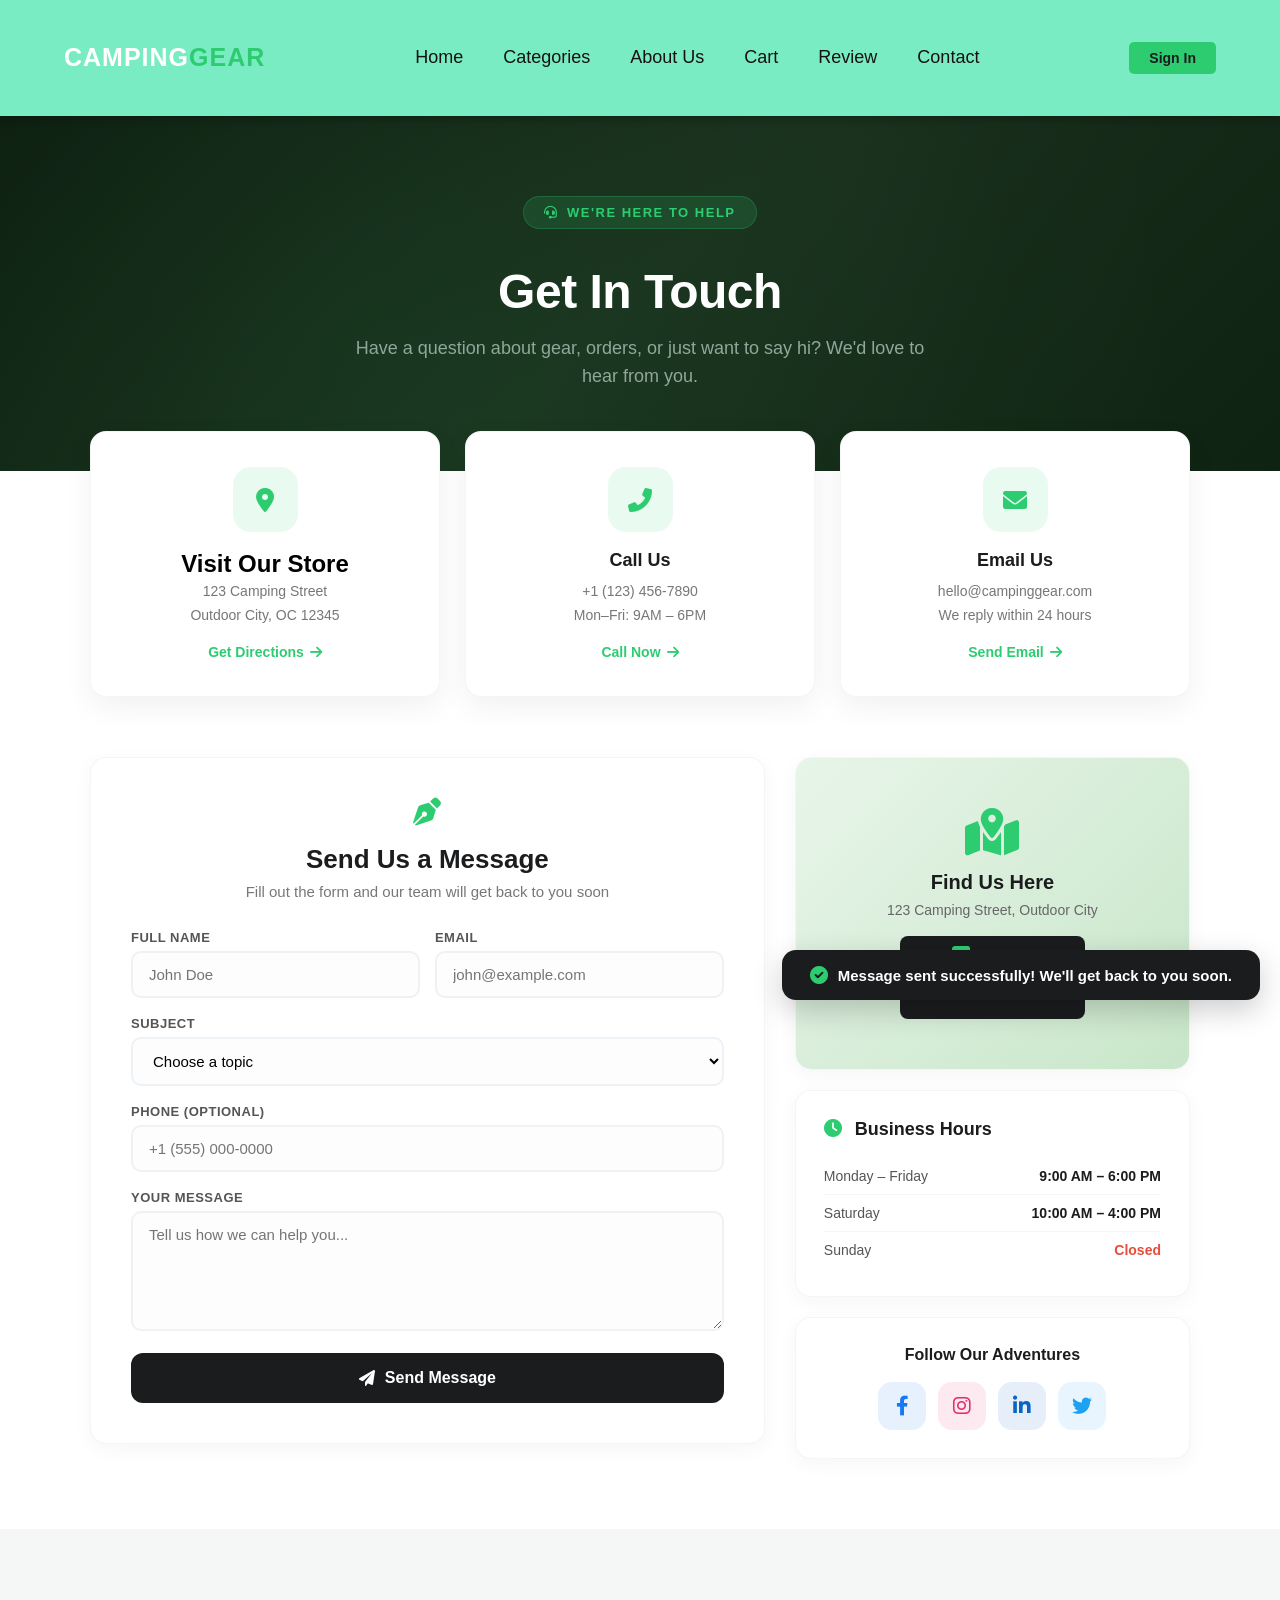
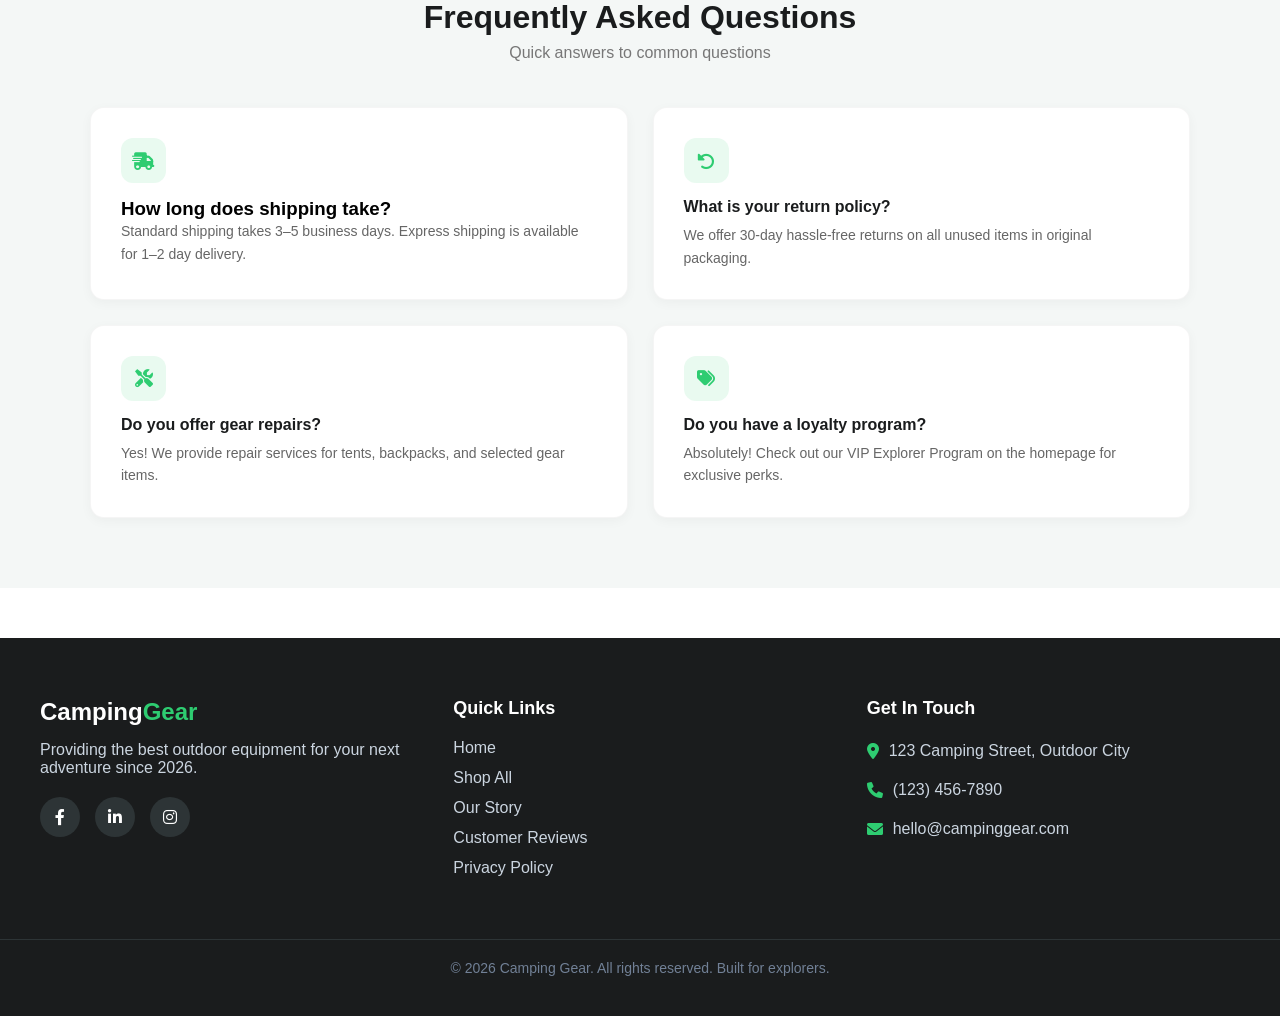
<file: contact.html>
<!DOCTYPE html>
<html lang="en">

<head>
    <meta charset="UTF-8">
    <meta name="viewport" content="width=device-width, initial-scale=1.0">
    <title>Contact Us - Camping Products Sales</title>
    <link rel="stylesheet" href="https://cdnjs.cloudflare.com/ajax/libs/font-awesome/6.0.0/css/all.min.css">
    <link rel="stylesheet" href="style.css">
</head>

<body>
    <nav class="navbar">
        <div class="navbar-brand">
            <h3>Camping<span>Gear</span></h3>
        </div>
        <button class="navbar-toggle" onclick="this.parentElement.classList.toggle('nav-open')"
            aria-label="Toggle navigation">
            <i class="fas fa-bars"></i>
        </button>
        <ul class="navbar-links">
            <li><a href="index.html">Home</a></li>
            <li><a href="Categories.html">Categories</a></li>
            <li><a href="About.html">About Us</a></li>
            <li><a href="Cart.html">Cart</a></li>
            <li><a href="Review.html">Review</a></li>
            <li><a href="contact.html">Contact</a></li>
        </ul>
        <div class="navbar-actions">
            <a href="sign.html" class="btn-signin">Sign In</a>
        </div>
    </nav>

    <!-- Contact Hero -->
    <section class="contact-hero">
        <div class="contact-hero-content">
            <span class="contact-badge"><i class="fas fa-headset"></i> We're Here to Help</span>
            <h1>Get In Touch</h1>
            <p>Have a question about gear, orders, or just want to say hi? We'd love to hear from you.</p>
        </div>
    </section>

    <!-- Contact Info Cards -->
    <section class="contact-cards-section">
        <div class="contact-cards-grid">
            <div class="contact-info-card">
                <div class="contact-card-icon">
                    <i class="fas fa-map-marker-alt"></i>
                </div>
                <h2>Visit Our Store</h2>
                <p>123 Camping Street</p>
                <p>Outdoor City, OC 12345</p>
                <a href="#" class="contact-card-link">Get Directions <i class="fas fa-arrow-right"></i></a>
            </div>

            <div class="contact-info-card">
                <div class="contact-card-icon">
                    <i class="fas fa-phone-alt"></i>
                </div>
                <h3>Call Us</h3>
                <p>+1 (123) 456-7890</p>
                <p>Mon–Fri: 9AM – 6PM</p>
                <a href="tel:+11234567890" class="contact-card-link">Call Now <i class="fas fa-arrow-right"></i></a>
            </div>

            <div class="contact-info-card">
                <div class="contact-card-icon">
                    <i class="fas fa-envelope"></i>
                </div>
                <h3>Email Us</h3>
                <p>hello@campinggear.com</p>
                <p>We reply within 24 hours</p>
                <a href="mailto:hello@campinggear.com" class="contact-card-link">Send Email <i
                        class="fas fa-arrow-right"></i></a>
            </div>
        </div>
    </section>

    <!-- Contact Form + Map -->
    <section class="contact-main">
        <div class="contact-main-wrapper">

            <!-- Left: Contact Form -->
            <div class="contact-form-card">
                <div class="contact-form-header">
                    <i class="fas fa-pen-nib"></i>
                    <h2>Send Us a Message</h2>
                    <p>Fill out the form and our team will get back to you soon</p>
                </div>
                <form id="contact-form">
                    <div class="contact-form-row">
                        <div class="form-group">
                            <label for="contact-name">Full Name</label>
                            <input type="text" id="contact-name" placeholder="John Doe" required>
                        </div>
                        <div class="form-group">
                            <label for="contact-email">Email</label>
                            <input type="email" id="contact-email" placeholder="john@example.com" required>
                        </div>
                    </div>
                    <div class="form-group">
                        <label for="contact-subject">Subject</label>
                        <select id="contact-subject" required>
                            <option value="">Choose a topic</option>
                            <option value="order">Order Inquiry</option>
                            <option value="product">Product Question</option>
                            <option value="return">Returns & Exchanges</option>
                            <option value="partnership">Partnership</option>
                            <option value="feedback">General Feedback</option>
                            <option value="other">Other</option>
                        </select>
                    </div>
                    <div class="form-group">
                        <label for="contact-phone">Phone (Optional)</label>
                        <input type="tel" id="contact-phone" placeholder="+1 (555) 000-0000">
                    </div>
                    <div class="form-group">
                        <label for="contact-message">Your Message</label>
                        <textarea id="contact-message" rows="5" placeholder="Tell us how we can help you..."
                            required></textarea>
                    </div>
                    <button type="submit" class="btn-send-message">
                        <i class="fas fa-paper-plane"></i> Send Message
                    </button>
                </form>
            </div>

            <!-- Right: Map + Social + Hours -->
            <div class="contact-sidebar">
                <!-- Map -->
                <div class="contact-map-card">
                    <div class="map-placeholder">
                        <i class="fas fa-map-marked-alt"></i>
                        <h3>Find Us Here</h3>
                        <p>123 Camping Street, Outdoor City</p>
                        <a href="#" class="btn-view-map">
                            <i class="fas fa-external-link-alt"></i> Open in Maps
                        </a>
                    </div>
                </div>

                <!-- Business Hours -->
                <div class="contact-hours-card">
                    <h3><i class="fas fa-clock"></i> Business Hours</h3>
                    <div class="hours-list">
                        <div class="hours-row">
                            <span>Monday – Friday</span>
                            <span class="hours-time">9:00 AM – 6:00 PM</span>
                        </div>
                        <div class="hours-row">
                            <span>Saturday</span>
                            <span class="hours-time">10:00 AM – 4:00 PM</span>
                        </div>
                        <div class="hours-row">
                            <span>Sunday</span>
                            <span class="hours-time closed">Closed</span>
                        </div>
                    </div>
                </div>

                <!-- Social Links -->
                <div class="contact-social-card">
                    <h3>Follow Our Adventures</h3>
                    <div class="contact-social-links">
                        <a href="https://www.facebook.com/" class="contact-social-btn facebook">
                            <i class="fab fa-facebook-f"></i>
                        </a>
                        <a href="https://www.instagram.com/" class="contact-social-btn instagram">
                            <i class="fab fa-instagram"></i>
                        </a>
                        <a href="https://www.linkedin.com/" class="contact-social-btn linkedin">
                            <i class="fab fa-linkedin-in"></i>
                        </a>
                        <a href="https://x.com/" class="contact-social-btn twitter">
                            <i class="fab fa-twitter"></i>
                        </a>
                    </div>
                </div>
            </div>
        </div>
    </section>

    <!-- FAQ Section -->
    <section class="contact-faq">
        <div class="faq-container">
            <div class="faq-header">
                <h2>Frequently Asked Questions</h2>
                <p>Quick answers to common questions</p>
            </div>
            <div class="faq-grid">
                <div class="faq-item">
                    <div class="faq-icon"><i class="fas fa-shipping-fast"></i></div>
                    <h3>How long does shipping take?</h3>
                    <p>Standard shipping takes 3–5 business days. Express shipping is available for 1–2 day delivery.
                    </p>
                </div>
                <div class="faq-item">
                    <div class="faq-icon"><i class="fas fa-undo-alt"></i></div>
                    <h4>What is your return policy?</h4>
                    <p>We offer 30-day hassle-free returns on all unused items in original packaging.</p>
                </div>
                <div class="faq-item">
                    <div class="faq-icon"><i class="fas fa-tools"></i></div>
                    <h4>Do you offer gear repairs?</h4>
                    <p>Yes! We provide repair services for tents, backpacks, and selected gear items.</p>
                </div>
                <div class="faq-item">
                    <div class="faq-icon"><i class="fas fa-tags"></i></div>
                    <h4>Do you have a loyalty program?</h4>
                    <p>Absolutely! Check out our VIP Explorer Program on the homepage for exclusive perks.</p>
                </div>
            </div>
        </div>
    </section>

    <!-- Success Toast -->
    <div class="contact-toast" id="contact-toast">
        <i class="fas fa-check-circle"></i> Message sent successfully! We'll get back to you soon.
    </div>

    <footer class="footer">
        <div class="footer-container">
            <div class="footer-section">
                <h3 class="footer-logo">Camping<span>Gear</span></h3>
                <p>Providing the best outdoor equipment for your next adventure since 2026.</p>
                <div class="social-media">
                    <a href="https://www.facebook.com/" class="social-icon"><i class="fab fa-facebook-f"></i></a>
                    <a href="https://www.linkedin.com/" class="social-icon"><i class="fab fa-linkedin-in"></i></a>
                    <a href="https://www.instagram.com/" class="social-icon"><i class="fab fa-instagram"></i></a>
                </div>
            </div>

            <div class="footer-section">
                <h4>Quick Links</h4>
                <ul class="footer-links">
                    <li><a href="index.html">Home</a></li>
                    <li><a href="Categories.html">Shop All</a></li>
                    <li><a href="About.html">Our Story</a></li>
                    <li><a href="Review.html">Customer Reviews</a></li>
                <li><a href="privacy-policy.html">Privacy Policy</a></li>
                </ul>
            </div>

            <div class="footer-section">
                <h4>Get In Touch</h4>
                <div class="contact-info">
                    <p><i class="fas fa-map-marker-alt"></i> 123 Camping Street, Outdoor City</p>
                    <p><i class="fas fa-phone"></i> (123) 456-7890</p>
                    <p><i class="fas fa-envelope"></i> hello@campinggear.com</p>
                </div>
            </div>
        </div>

        <div class="footer-bottom">
            <p>&copy; 2026 Camping Gear. All rights reserved. Built for explorers.</p>
        </div>
    </footer>

    <script>
        // Contact form submit handler
        document.getElementById('contact-form').addEventListener('submit', function (e) {
            e.preventDefault();
            const toast = document.getElementById('contact-toast');
            toast.classList.add('show');
            this.reset();
            setTimeout(() => toast.classList.remove('show'), 4000);
        });
    </script>
</body>

</html>
</file>
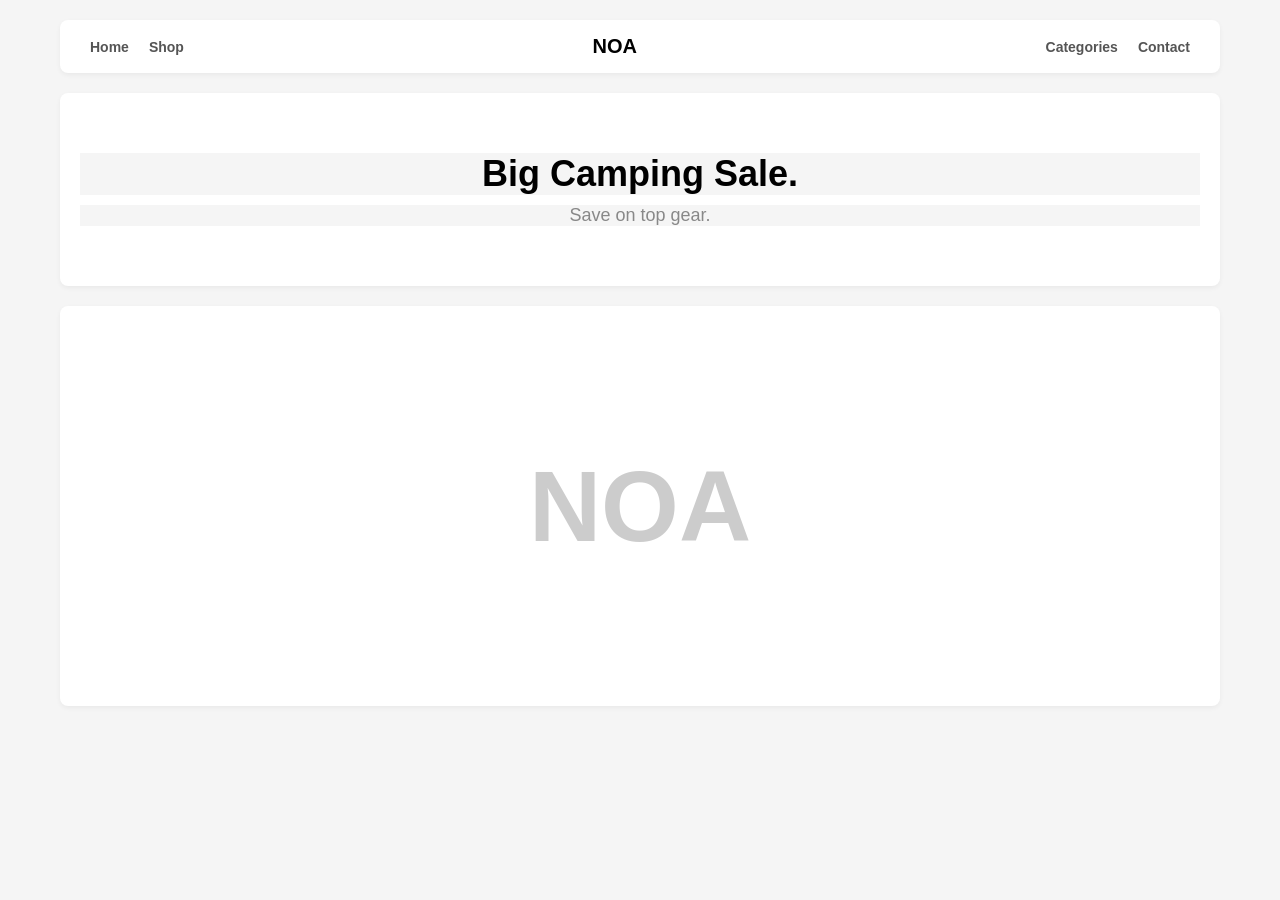
<file: ex.html>
<!DOCTYPE html>
<html lang="en">
<head>
    <meta charset="UTF-8">
    <meta name="viewport" content="width=device-width, initial-scale=1.0">
    <title>Camping Sale Homepage</title>
    <style>
        /* --- 1. Reset Basic CSS Rules --- 
           This removes default browser margins so our design fits perfectly.
        */
        body, h1, p {
            margin: 0;
            padding: 0;
            font-family: Arial, sans-serif; /* A clean, modern font */
            background-color: #F5F5F5; /* A light grey page background, like the image */
        }

        /* --- 2. Create the Layout Container --- 
           This centers all content and gives it a nice width on desktop.
        */
        .site-container {
            max-width: 1200px; /* The "breakpoint" in your image */
            margin: 0 auto; /* Centers the whole container */
            padding: 20px;
            box-sizing: border-box;
        }

        /* --- 3. The Top Header/Navigation Area (THE FLEXBOX PART) --- */
        .header {
            display: flex; /* <-- THIS is the magic property for layout */
            justify-content: space-between; /* Pushes content groups to the far left and right */
            align-items: center; /* Vertically aligns the links with the logo */
            background-color: white;
            padding: 15px 30px;
            border-radius: 8px; /* Slightly rounded corners for the header bar */
            box-shadow: 0 2px 5px rgba(0,0,0,0.05); /* Optional: slight shadow for depth */
            margin-bottom: 20px; /* Space between header and sale section */
        }

        /* A styling helper for both left and right link groups */
        .nav-group {
            display: flex; /* Links within groups will stack horizontally */
            gap: 20px; /* Adds space between the individual links */
        }

        .header a {
            text-decoration: none; /* Removes the underline from links */
            color: #555; /* The darker grey text color */
            font-size: 14px;
            font-weight: bold;
        }

        /* Styling for the central logo placeholders */
        .header-logo {
            font-size: 20px;
            font-weight: bold;
            color: black;
            text-align: center;
        }

        /* --- 4. The "Big Camping Sale" Section --- */
        .sale-hero {
            background-color: white;
            padding: 60px 20px; /* Lots of space around the text */
            text-align: center; /* Centers the headline and paragraph */
            border-radius: 8px;
            box-shadow: 0 2px 5px rgba(0,0,0,0.05);
            margin-bottom: 20px;
        }

        .sale-hero h1 {
            font-size: 36px;
            color: black;
            font-weight: 900; /* Extra bold */
            margin-bottom: 10px;
        }

        .sale-hero p {
            font-size: 18px;
            color: #888; /* The lighter grey color for the subheading */
        }

        /* --- 5. The Large Image Placeholder --- */
        .main-image-placeholder {
            background-color: white;
            height: 400px; /* A fixed height for now */
            border-radius: 8px;
            box-shadow: 0 2px 5px rgba(0,0,0,0.05);
            display: flex;
            justify-content: center;
            align-items: center;
            color: #CCC;
            font-size: 100px;
            font-weight: bold;
        }

    </style>
</head>
<body>

    <div class="site-container">

        <header class="header">
            <div class="nav-group left-nav">
                <a href="#">Home</a>
                <a href="#">Shop</a>
            </div>

            <div class="header-logo">
                NOA
            </div>

            <div class="nav-group right-nav">
                <a href="#">Categories</a>
                <a href="#">Contact</a>
            </div>
        </header>

        <section class="sale-hero">
            <h1>Big Camping Sale.</h1>
            <p>Save on top gear.</p>
        </section>

        <div class="main-image-placeholder">
            NOA
        </div>

    </div>

</body>
</html>
</file>
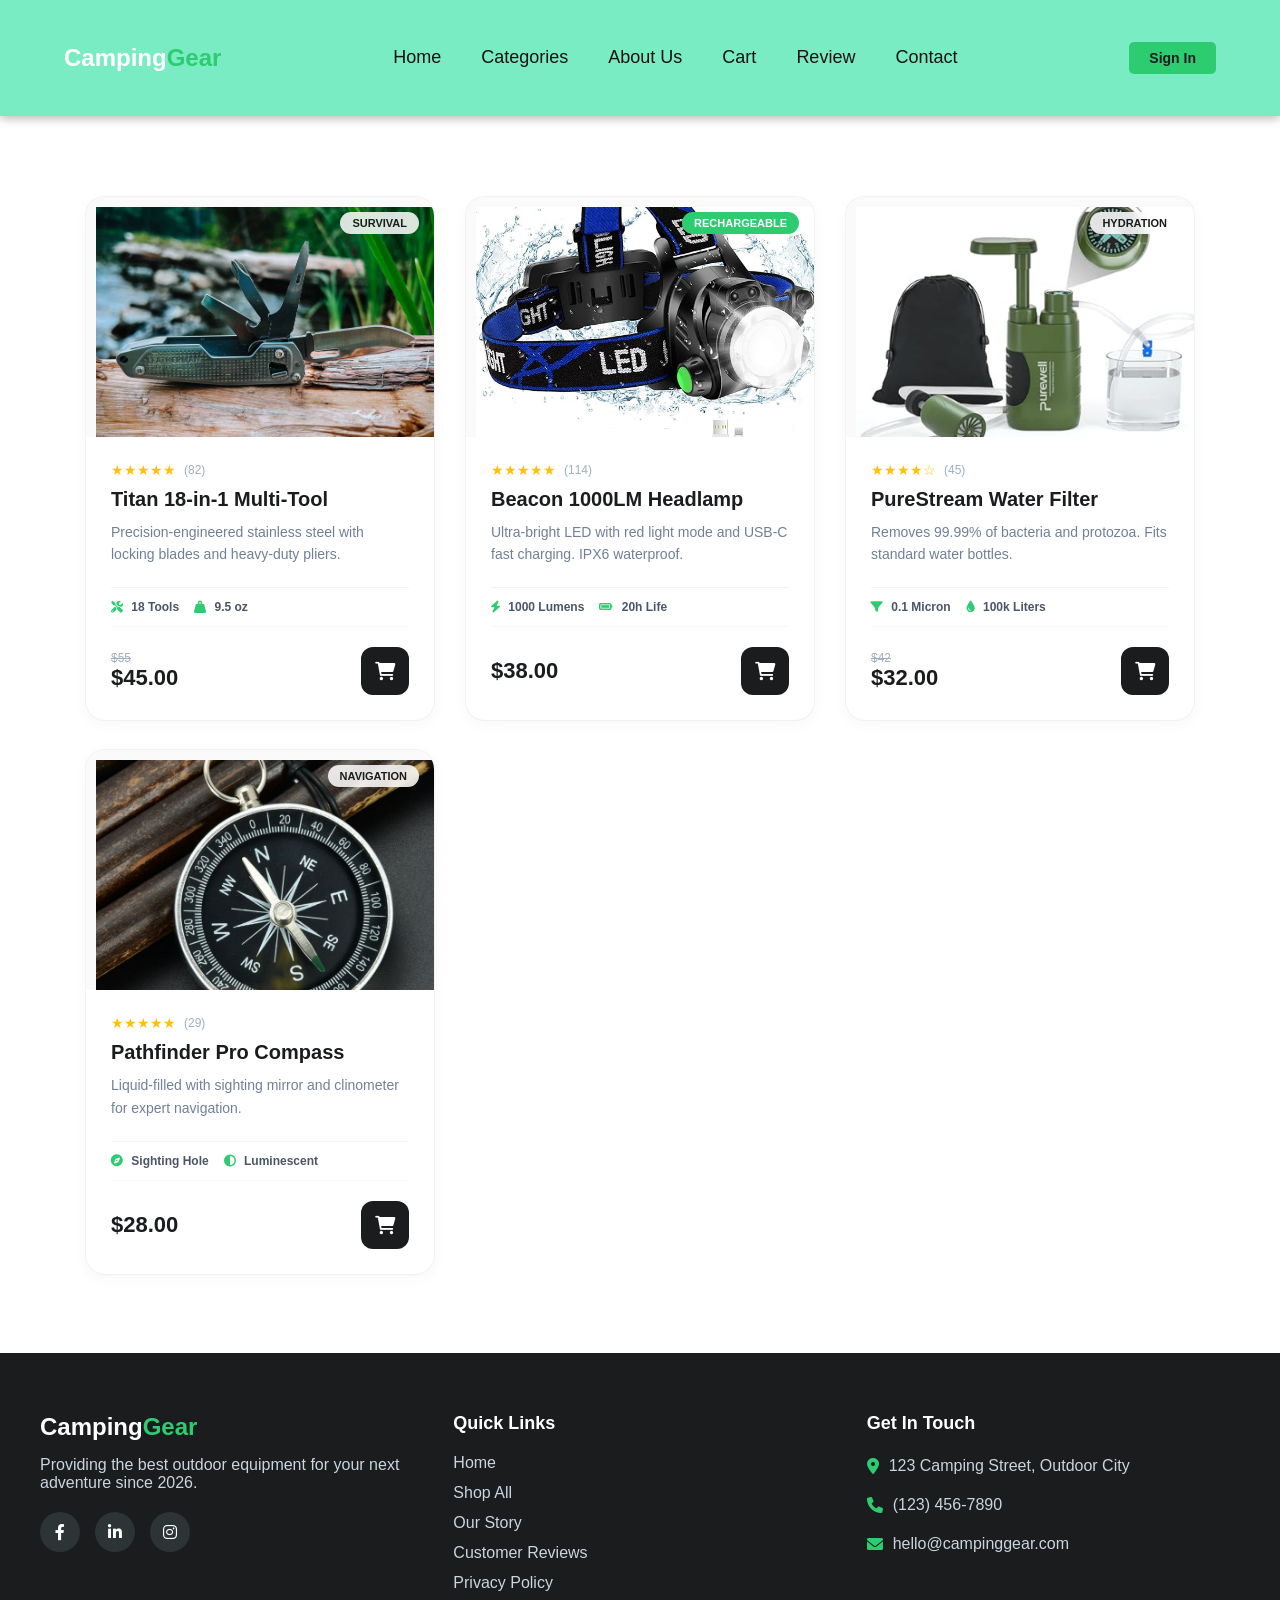
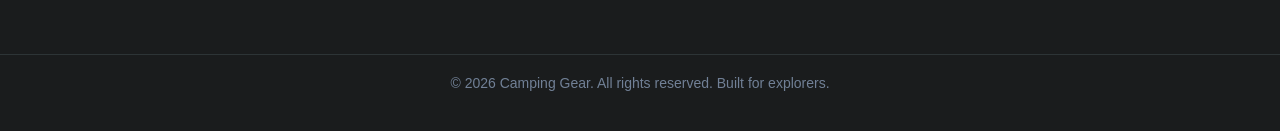
<file: gears.html>
<!DOCTYPE html>
<html lang="en">

<head>
    <meta charset="UTF-8">
    <meta name="viewport" content="width=device-width, initial-scale=1.0">
    <title>Reviews - Camping Products Sales</title>
    <link rel="stylesheet" href="https://cdnjs.cloudflare.com/ajax/libs/font-awesome/6.0.0/css/all.min.css">
    <link rel="stylesheet" href="style.css">
</head>

<body>
    <nav class="navbar">
        <div class="navbar-brand">
            <h2>Camping<span>Gear</span></h2>
        </div>
        <button class="navbar-toggle" onclick="this.parentElement.classList.toggle('nav-open')" aria-label="Toggle navigation">
            <i class="fas fa-bars"></i>
        </button>
        <ul class="navbar-links">
            <li><a href="index.html">Home</a></li>
            <li><a href="Categories.html">Categories</a></li>
            <li><a href="About.html">About Us</a></li>
            <li><a href="Cart.html">Cart</a></li>
            <li><a href="Review.html">Review</a></li>
            <li><a href="contact.html">Contact</a></li>
        </ul>
        <div class="navbar-actions">
            <a href="sign.html" class="btn-signin">Sign In</a>
        </div>
    </nav>
    
    <main class="product-page">
    <div class="product-grid">
        
        <div class="product-card">
            <div class="image-container">
                <img src="images/Titantool.jpg" alt="Titan Multi-Tool">
                <div class="category-tag">Survival</div>
            </div>
            <div class="product-body">
                <div class="rating-row">
                    <div class="stars">★★★★★</div>
                    <span class="reviews-count">(82)</span>
                </div>
                <h3>Titan 18-in-1 Multi-Tool</h3>
                <p class="product-desc">Precision-engineered stainless steel with locking blades and heavy-duty pliers.</p>
                <div class="specs-grid">
                    <div class="spec-item"><i class="fas fa-tools"></i> 18 Tools</div>
                    <div class="spec-item"><i class="fas fa-weight-hanging"></i> 9.5 oz</div>
                </div>
                <div class="product-action-row">
                    <div class="price-stack">
                        <span class="old-price">$55</span>
                        <span class="current-price">$45.00</span>
                    </div>
                    <button class="cart-icon-btn" onclick="addToCart('TitanMulti-Tool', '45.00', 'images/Titan tool.jpg')">
                        <i class="fas fa-shopping-cart"></i>
                    </button>
                </div>
            </div>
        </div>

        <div class="product-card">
            <div class="image-container">
                <img src="images/Headlamp.jpg" alt="Beacon Headlamp">
                <span class="category-tag" style="background:#2ecc71; color:white;">Rechargeable</span>
            </div>
            <div class="product-body">
                <div class="rating-row">
                    <div class="stars">★★★★★</div>
                    <span class="reviews-count">(114)</span>
                </div>
                <h3>Beacon 1000LM Headlamp</h3>
                <p class="product-desc">Ultra-bright LED with red light mode and USB-C fast charging. IPX6 waterproof.</p>
                <div class="specs-grid">
                    <div class="spec-item"><i class="fas fa-bolt"></i> 1000 Lumens</div>
                    <div class="spec-item"><i class="fas fa-battery-full"></i> 20h Life</div>
                </div>
                <div class="product-action-row">
                    <div class="price-stack">
                        <span class="current-price">$38.00</span>
                    </div>
                    <button class="cart-icon-btn" onclick="addToCart('Beacon Headlamp', '38.00', 'images/Headlamp.jpg')">
                        <i class="fas fa-shopping-cart"></i>
                    </button>
                </div>
            </div>
        </div>

        <div class="product-card">
            <div class="image-container">
                <img src="images/PureSteam.jpg" alt="PureStream Filter">
                <div class="category-tag">Hydration</div>
            </div>
            <div class="product-body">
                <div class="rating-row">
                    <div class="stars">★★★★☆</div>
                    <span class="reviews-count">(45)</span>
                </div>
                <h3>PureStream Water Filter</h3>
                <p class="product-desc">Removes 99.99% of bacteria and protozoa. Fits standard water bottles.</p>
                <div class="specs-grid">
                    <div class="spec-item"><i class="fas fa-filter"></i> 0.1 Micron</div>
                    <div class="spec-item"><i class="fas fa-tint"></i> 100k Liters</div>
                </div>
                <div class="product-action-row">
                    <div class="price-stack">
                        <span class="old-price">$42</span>
                        <span class="current-price">$32.00</span>
                    </div>
                    <button class="cart-icon-btn" onclick="addToCart('PureStream Filter', '32.00', 'images/gear-filter.jpg')">
                        <i class="fas fa-shopping-cart"></i>
                    </button>
                </div>
            </div>
        </div>

        <div class="product-card">
            <div class="image-container">
                <img src="images/Compass.jpeg" alt="Pathfinder Compass">
                <div class="category-tag">Navigation</div>
            </div>
            <div class="product-body">
                <div class="rating-row">
                    <div class="stars">★★★★★</div>
                    <span class="reviews-count">(29)</span>
                </div>
                <h3>Pathfinder Pro Compass</h3>
                <p class="product-desc">Liquid-filled with sighting mirror and clinometer for expert navigation.</p>
                <div class="specs-grid">
                    <div class="spec-item"><i class="fas fa-compass"></i> Sighting Hole</div>
                    <div class="spec-item"><i class="fas fa-adjust"></i> Luminescent</div>
                </div>
                <div class="product-action-row">
                    <div class="price-stack">
                        <span class="current-price">$28.00</span>
                    </div>
                    <button class="cart-icon-btn" onclick="addToCart('Pathfinder Compass', '28.00', 'images/gear-compass.jpg')">
                        <i class="fas fa-shopping-cart"></i>
                    </button>
                </div>
            </div>
        </div>

    </div>
</main>

    <footer class="footer">
        <div class="footer-container">
            <div class="footer-section">
                <h3 class="footer-logo">Camping<span>Gear</span></h3>
                <p>Providing the best outdoor equipment for your next adventure since 2026.</p>
                <div class="social-media">
                    <a href="https://www.facebook.com/" class="social-icon"><i class="fab fa-facebook-f"></i></a>
                    <a href="https://www.linkedin.com/" class="social-icon"><i class="fab fa-linkedin-in"></i></a>
                    <a href="https://www.instagram.com/" class="social-icon"><i class="fab fa-instagram"></i></a>
                </div>
            </div>

            <div class="footer-section">
                <h4>Quick Links</h4>
                <ul class="footer-links">
                    <li><a href="index.html">Home</a></li>
                    <li><a href="Categories.html">Shop All</a></li>
                    <li><a href="About.html">Our Story</a></li>
                    <li><a href="Review.html">Customer Reviews</a></li>
                <li><a href="privacy-policy.html">Privacy Policy</a></li>
                </ul>
            </div>

            <div class="footer-section">
                <h4>Get In Touch</h4>
                <div class="contact-info">
                    <p><i class="fas fa-map-marker-alt"></i> 123 Camping Street, Outdoor City</p>
                    <p><i class="fas fa-phone"></i> (123) 456-7890</p>
                    <p><i class="fas fa-envelope"></i> hello@campinggear.com</p>
                </div>
            </div>
        </div>

        <div class="footer-bottom">
            <p>&copy; 2026 Camping Gear. All rights reserved. Built for explorers.</p>
        </div>
    </footer>
</body>

</html>
</file>
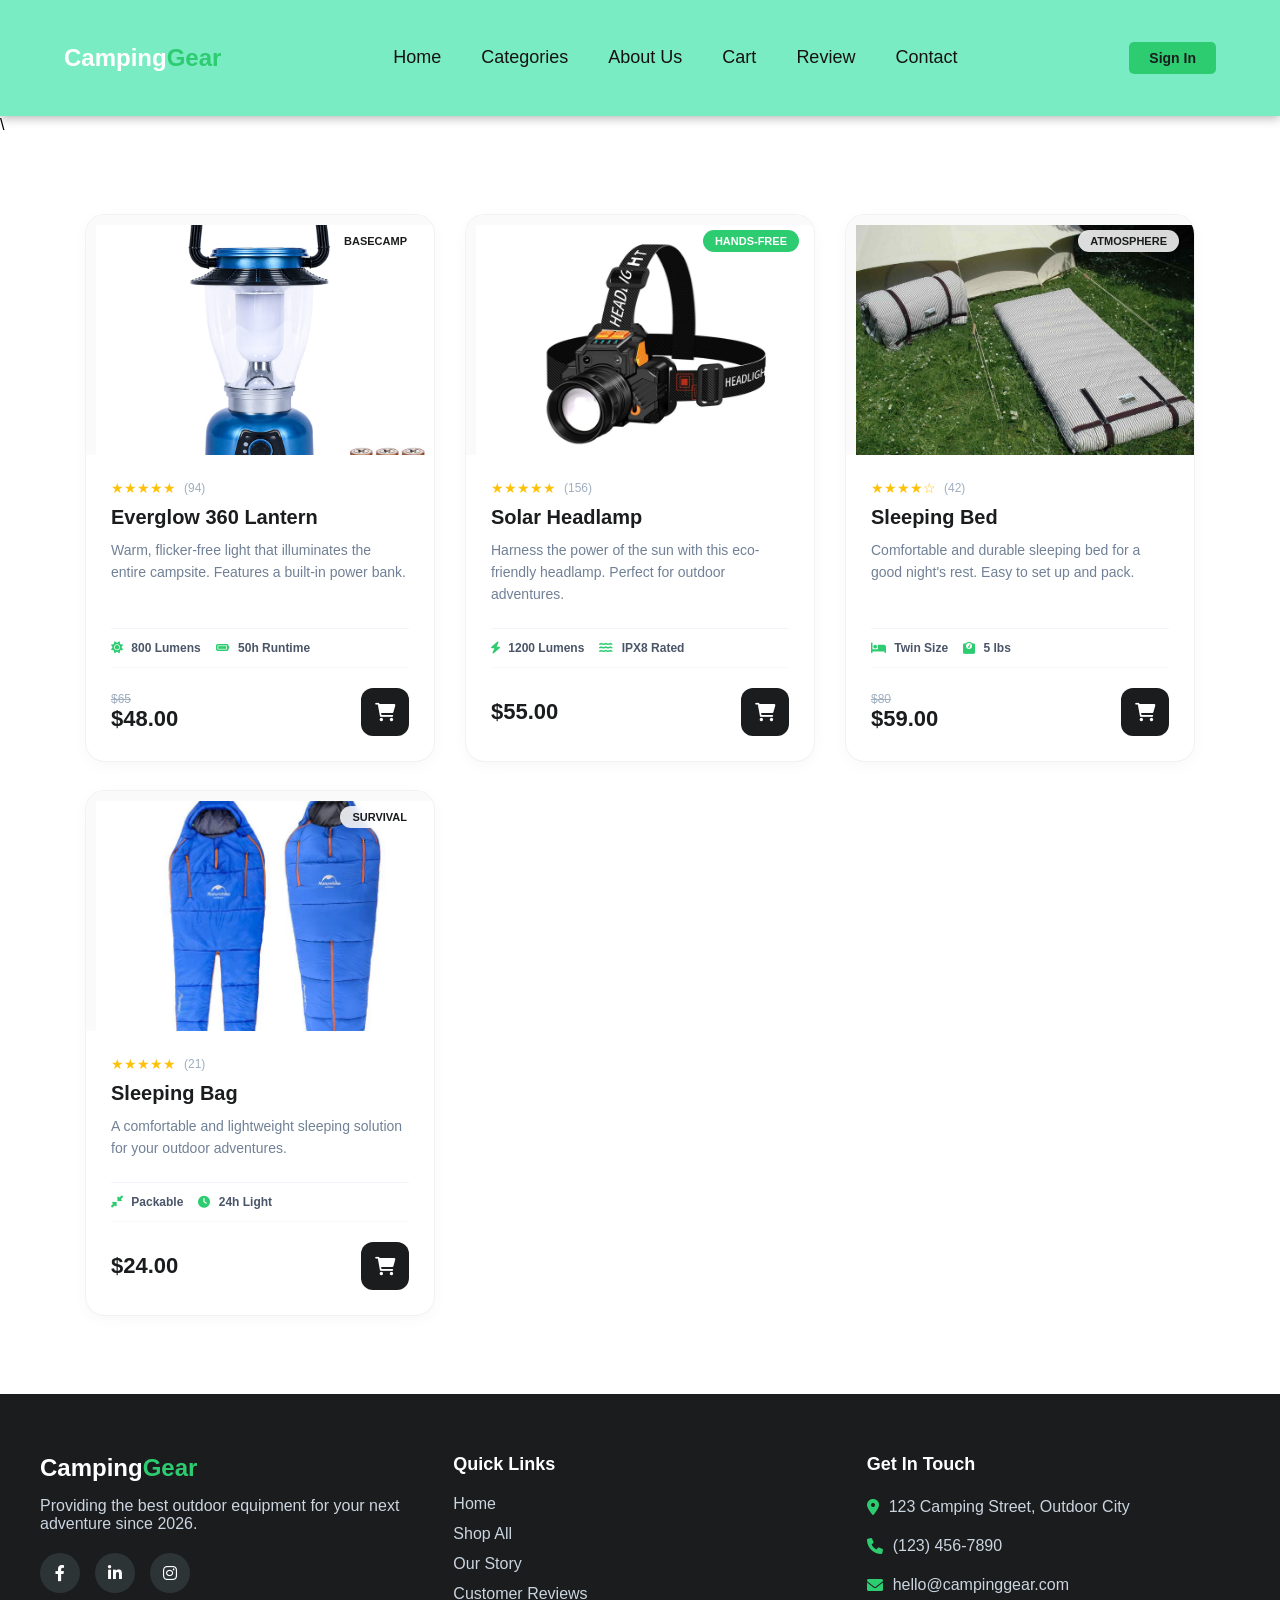
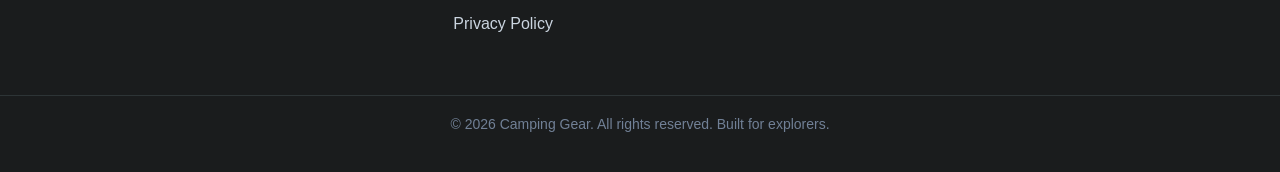
<file: lampsandbed.html>
<!DOCTYPE html>
<html lang="en">

<head>
    <meta charset="UTF-8">
    <meta name="viewport" content="width=device-width, initial-scale=1.0">
    <title>Reviews - Camping Products Sales</title>
    <link rel="stylesheet" href="https://cdnjs.cloudflare.com/ajax/libs/font-awesome/6.0.0/css/all.min.css">
    <link rel="stylesheet" href="style.css">
</head>

<body>
    <nav class="navbar">
        <div class="navbar-brand">
            <h2>Camping<span>Gear</span></h2>
        </div>
        <button class="navbar-toggle" onclick="this.parentElement.classList.toggle('nav-open')" aria-label="Toggle navigation">
            <i class="fas fa-bars"></i>
        </button>
        <ul class="navbar-links">
            <li><a href="index.html">Home</a></li>
            <li><a href="Categories.html">Categories</a></li>
            <li><a href="About.html">About Us</a></li>
            <li><a href="Cart.html">Cart</a></li>
            <li><a href="Review.html">Review</a></li>
            <li><a href="contact.html">Contact</a></li>
        </ul>
        <div class="navbar-actions">
            <a href="sign.html" class="btn-signin">Sign In</a>
        </div>
    </nav>
    \
    <main class="product-page">
    <div class="product-grid">
        
        <div class="product-card">
            <div class="image-container">
                <img src="images/Lantern lamps.jpg" alt="Everglow 360 Lantern">
                <div class="category-tag">Basecamp</div>
            </div>
            <div class="product-body">
                <div class="rating-row">
                    <div class="stars">★★★★★</div>
                    <span class="reviews-count">(94)</span>
                </div>
                <h3>Everglow 360 Lantern</h3>
                <p class="product-desc">Warm, flicker-free light that illuminates the entire campsite. Features a built-in power bank.</p>
                <div class="specs-grid">
                    <div class="spec-item"><i class="fas fa-sun"></i> 800 Lumens</div>
                    <div class="spec-item"><i class="fas fa-battery-full"></i> 50h Runtime</div>
                </div>
                <div class="product-action-row">
                    <div class="price-stack">
                        <span class="old-price">$65</span>
                        <span class="current-price">$48.00</span>
                    </div>
                    <button class="cart-icon-btn" onclick="addToCart('Everglow 360', '48.00', 'images/Lantern lamps.jpg')">
                        <i class="fas fa-shopping-cart"></i>
                    </button>
                </div>
            </div>
        </div>

        <div class="product-card">
            <div class="image-container">
                <img src="images/Headlamp2.jpg" alt="Solar Headlamp">
                <span class="category-tag" style="background:#2ecc71; color:white;">Hands-Free</span>
            </div>
            <div class="product-body">
                <div class="rating-row">
                    <div class="stars">★★★★★</div>
                    <span class="reviews-count">(156)</span>
                </div>
                <h3>Solar Headlamp</h3>
                <p class="product-desc">Harness the power of the sun with this eco-friendly headlamp. Perfect for outdoor adventures.</p>
                <div class="specs-grid">
                    <div class="spec-item"><i class="fas fa-bolt"></i> 1200 Lumens</div>
                    <div class="spec-item"><i class="fas fa-water"></i> IPX8 Rated</div>
                </div>
                <div class="product-action-row">
                    <div class="price-stack">
                        <span class="current-price">$55.00</span>
                    </div>
                    <button class="cart-icon-btn" onclick="addToCart('Solar Headlamp', '55.00', 'images/lamp-solar-headlamp.jpg')">
                        <i class="fas fa-shopping-cart"></i>
                    </button>
                </div>
            </div>
        </div>

        <div class="product-card">
            <div class="image-container">
                <img src="images/bed1.jpg" alt="Sleeping Bed">
                <div class="category-tag">Atmosphere</div>
            </div>
            <div class="product-body">
                <div class="rating-row">
                    <div class="stars">★★★★☆</div>
                    <span class="reviews-count">(42)</span>
                </div>
                <h3>Sleeping Bed</h3>
                <p class="product-desc">Comfortable and durable sleeping bed for a good night's rest. Easy to set up and pack.</p>
                <div class="specs-grid">
                    <div class="spec-item"><i class="fas fa-bed"></i> Twin Size</div>
                    <div class="spec-item"><i class="fas fa-weight"></i> 5 lbs</div>
                </div>
                <div class="product-action-row">
                    <div class="price-stack">
                        <span class="old-price">$80</span>
                        <span class="current-price">$59.00</span>
                    </div>
                    <button class="cart-icon-btn" onclick="addToCart('Sleeping Bed', '59.00', 'images/bed1.jpg')">
                        <i class="fas fa-shopping-cart"></i>
                    </button>
                </div>
            </div>
        </div>

        <div class="product-card">
            <div class="image-container">
                <img src="images/Sleeping bag.webp" alt="Sleeping Bag">
                <div class="category-tag">Survival</div>
            </div>
            <div class="product-body">
                <div class="rating-row">
                    <div class="stars">★★★★★</div>
                    <span class="reviews-count">(21)</span>
                </div>
                <h3>Sleeping Bag</h3>
                <p class="product-desc">A comfortable and lightweight sleeping solution for your outdoor adventures.</p>
                <div class="specs-grid">
                    <div class="spec-item"><i class="fas fa-compress-alt"></i> Packable</div>
                    <div class="spec-item"><i class="fas fa-clock"></i> 24h Light</div>
                </div>
                <div class="product-action-row">
                    <div class="price-stack">
                        <span class="current-price">$24.00</span>
                    </div>
                    <button class="cart-icon-btn" onclick="addToCart('Sleeping Bag', '24.00', 'images/Sleeping bag.webp')">
                        <i class="fas fa-shopping-cart"></i>
                    </button>
                </div>
            </div>
        </div>

    </div>
</main>

    <footer class="footer">
        <div class="footer-container">
            <div class="footer-section">
                <h3 class="footer-logo">Camping<span>Gear</span></h3>
                <p>Providing the best outdoor equipment for your next adventure since 2026.</p>
                <div class="social-media">
                    <a href="https://www.facebook.com/" class="social-icon"><i class="fab fa-facebook-f"></i></a>
                    <a href="https://www.linkedin.com/" class="social-icon"><i class="fab fa-linkedin-in"></i></a>
                    <a href="https://www.instagram.com/" class="social-icon"><i class="fab fa-instagram"></i></a>
                </div>
            </div>

            <div class="footer-section">
                <h4>Quick Links</h4>
                <ul class="footer-links">
                    <li><a href="index.html">Home</a></li>
                    <li><a href="Categories.html">Shop All</a></li>
                    <li><a href="About.html">Our Story</a></li>
                    <li><a href="Review.html">Customer Reviews</a></li>
                <li><a href="privacy-policy.html">Privacy Policy</a></li>
                </ul>
            </div>

            <div class="footer-section">
                <h4>Get In Touch</h4>
                <div class="contact-info">
                    <p><i class="fas fa-map-marker-alt"></i> 123 Camping Street, Outdoor City</p>
                    <p><i class="fas fa-phone"></i> (123) 456-7890</p>
                    <p><i class="fas fa-envelope"></i> hello@campinggear.com</p>
                </div>
            </div>
        </div>

        <div class="footer-bottom">
            <p>&copy; 2026 Camping Gear. All rights reserved. Built for explorers.</p>
        </div>
    </footer>
</body>

</html>
</file>
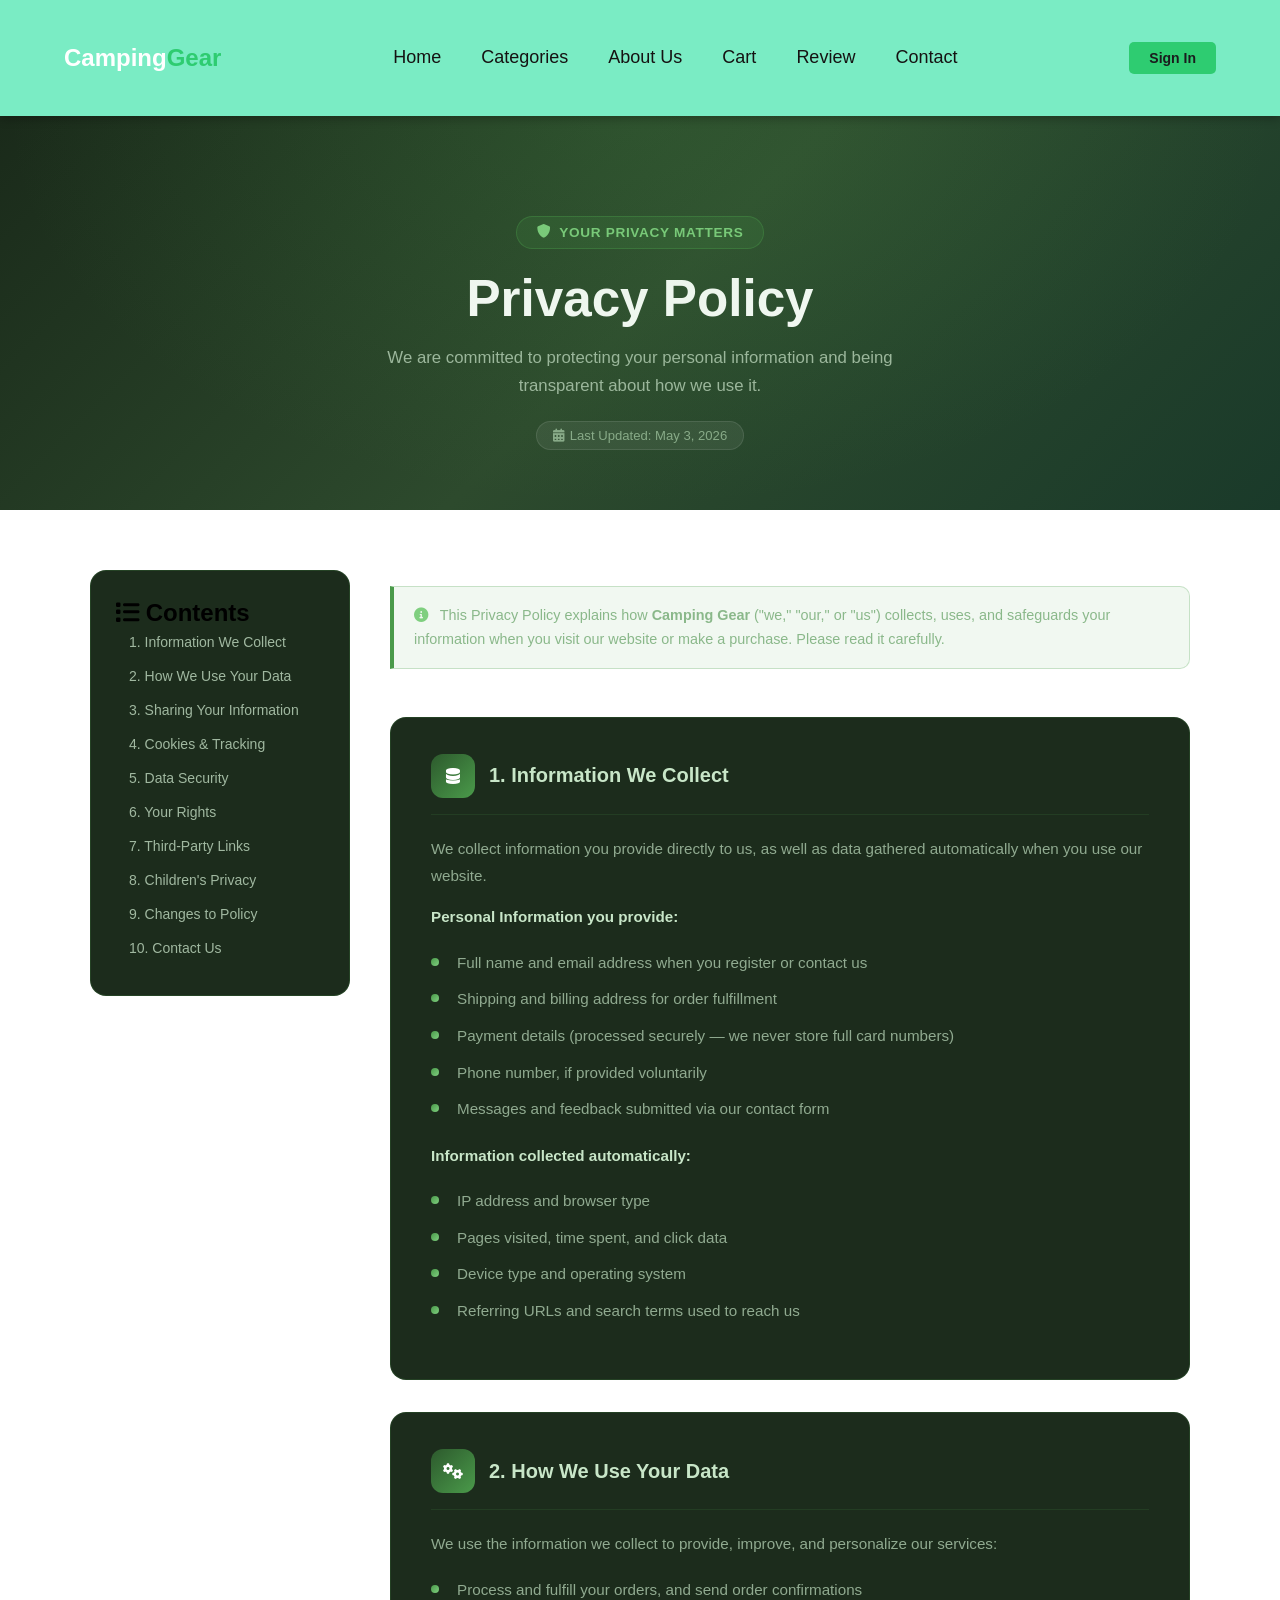
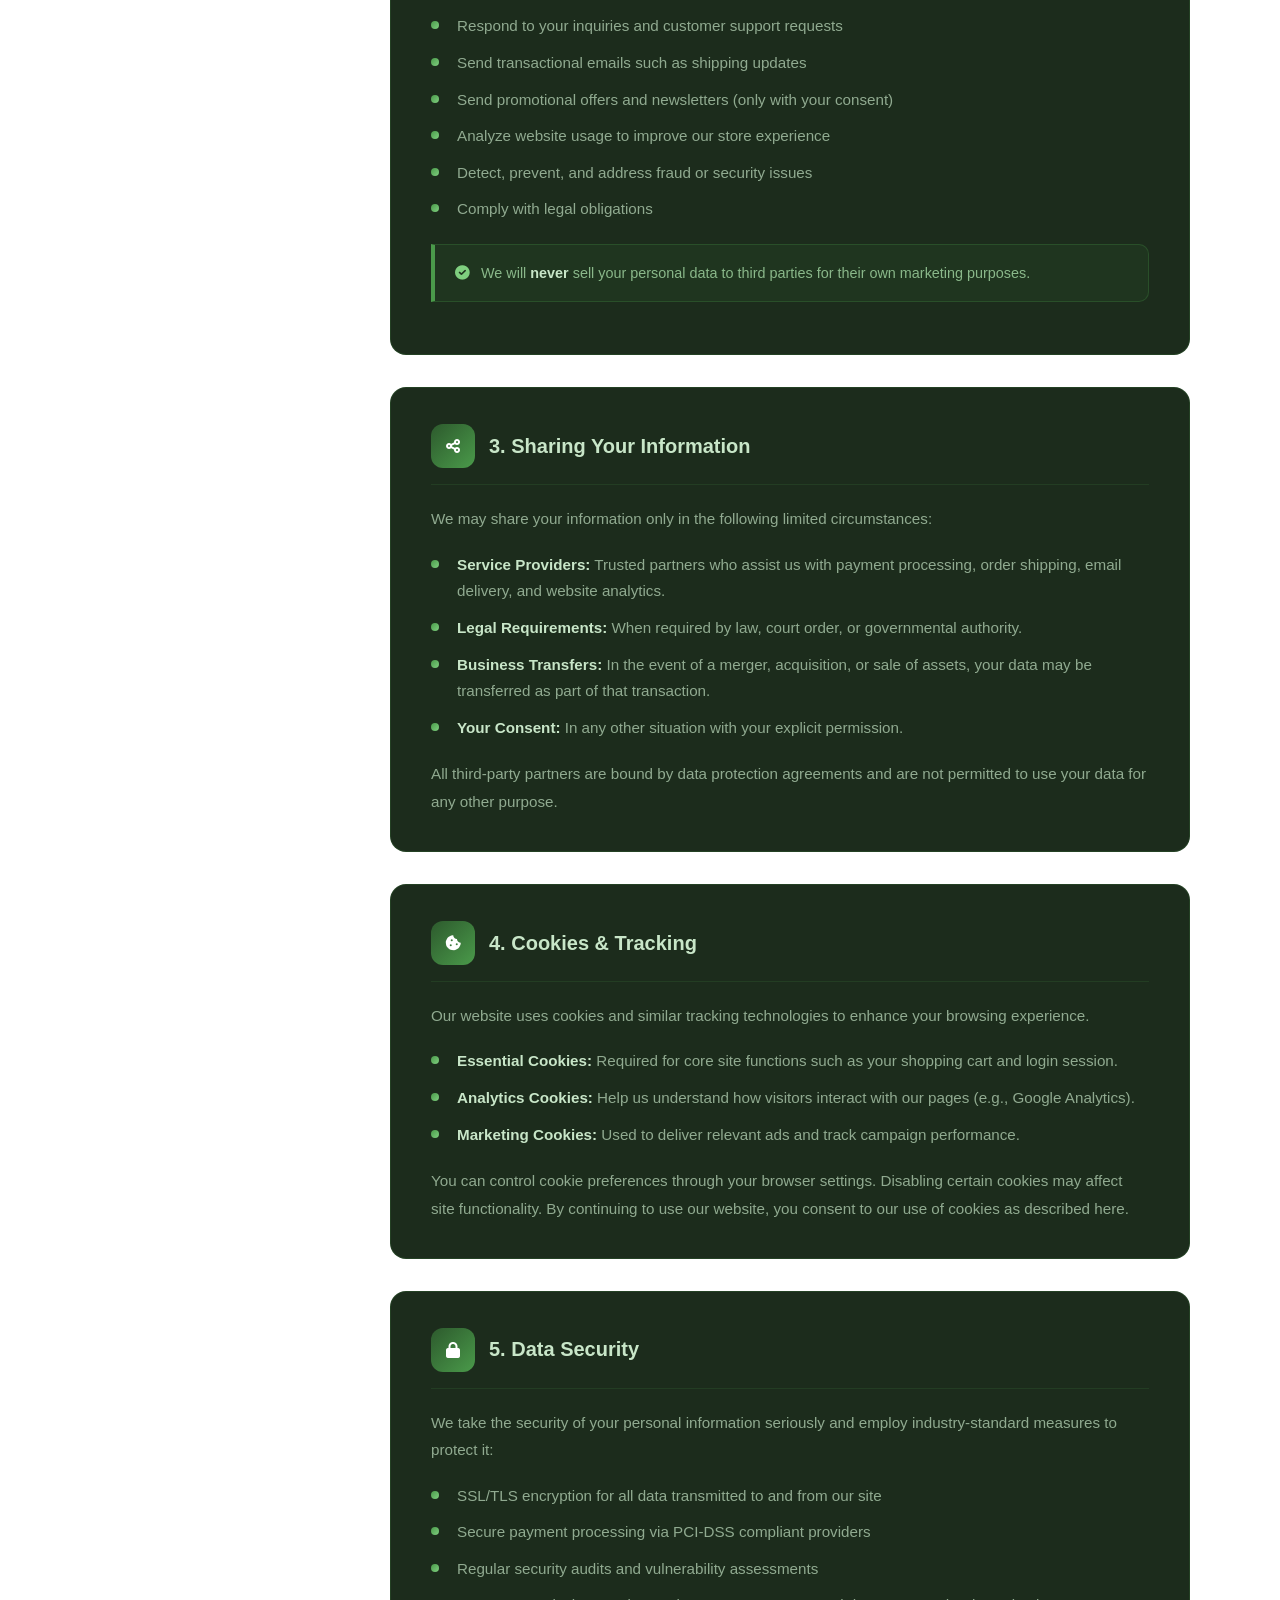
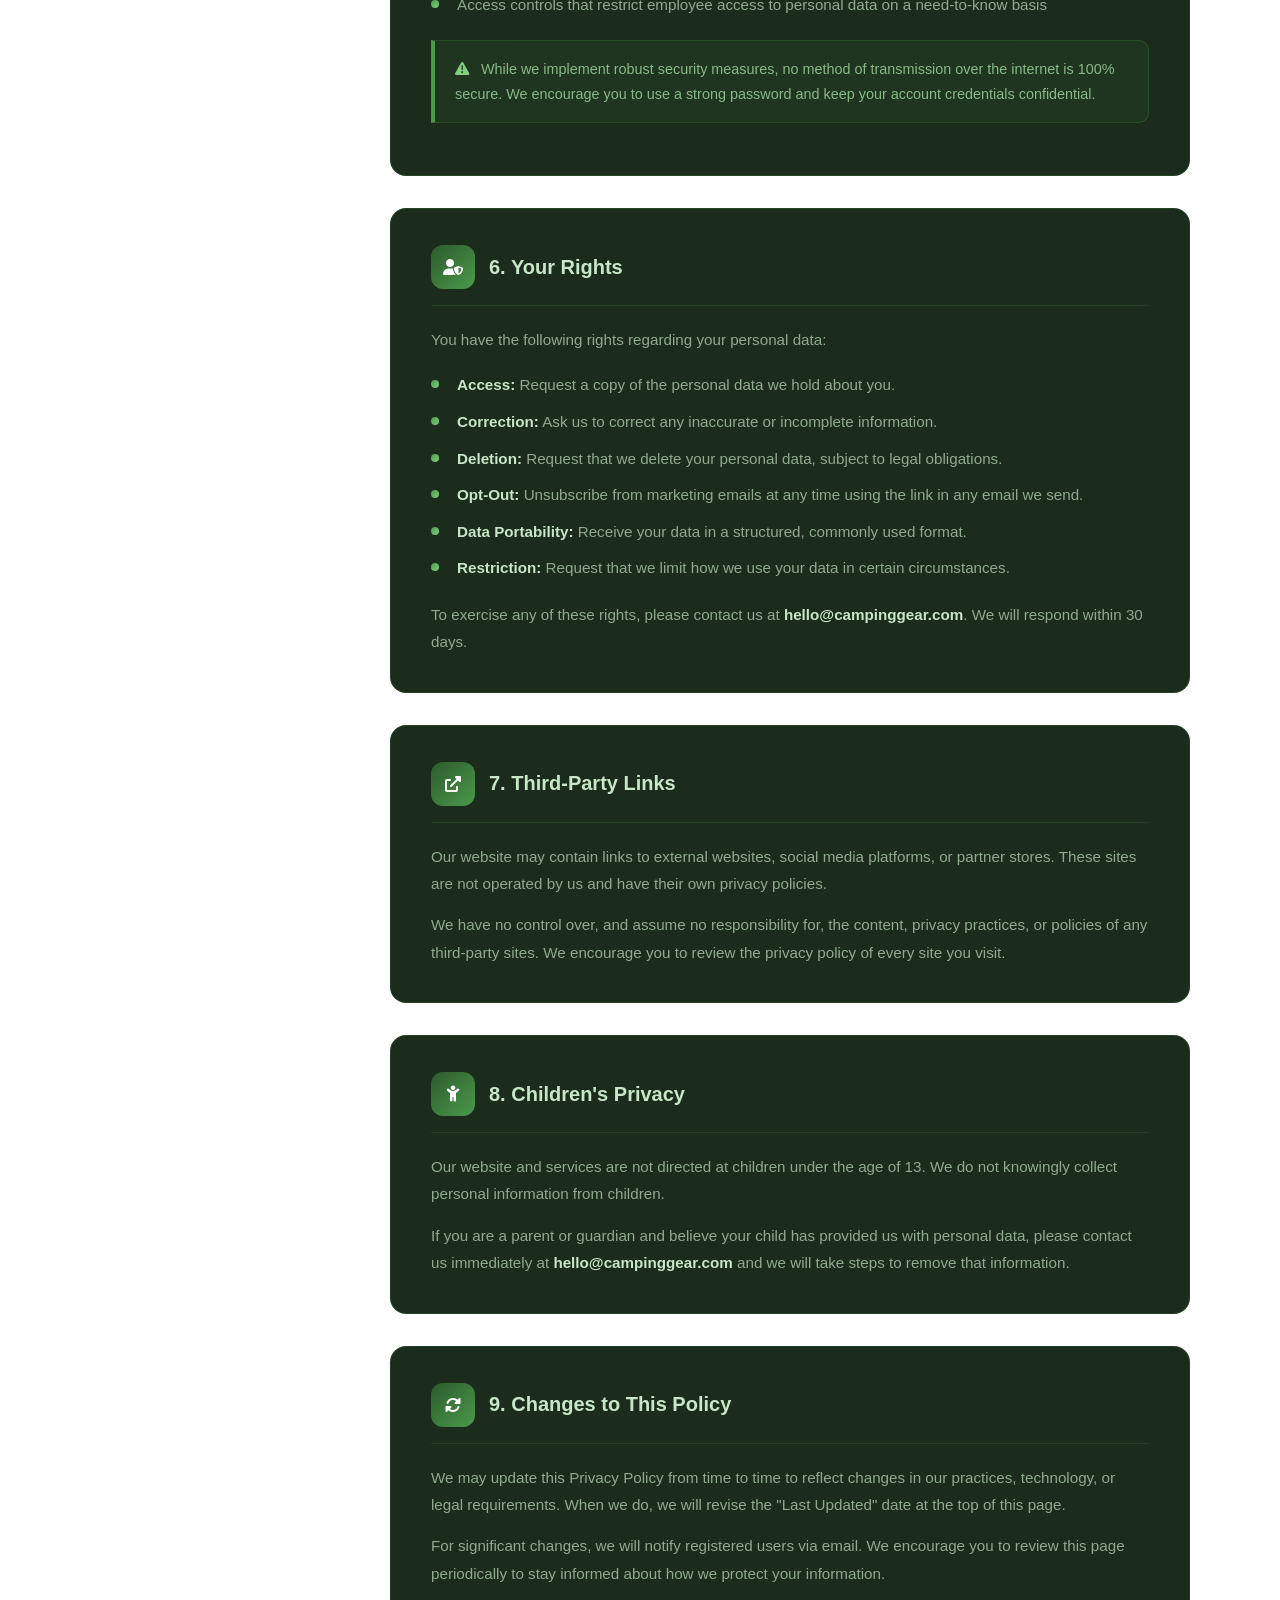
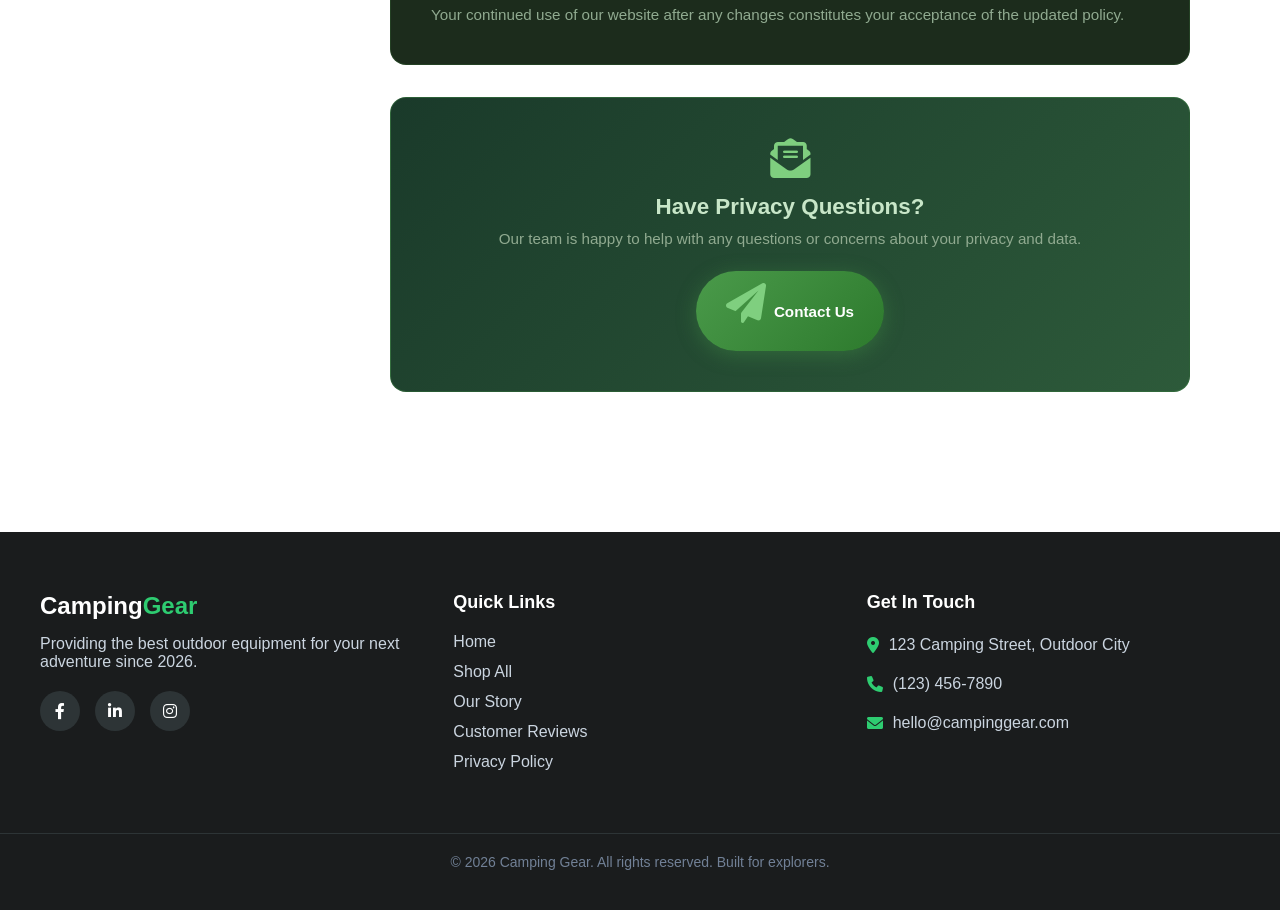
<file: privacy-policy.html>
<!DOCTYPE html>
<html lang="en">

<head>
    <meta charset="UTF-8">
    <meta name="viewport" content="width=device-width, initial-scale=1.0">
    <title>Privacy Policy - Camping Gear</title>
    <meta name="description"
        content="Read the Camping Gear Privacy Policy to understand how we collect, use, and protect your personal information.">
    <link rel="stylesheet" href="https://cdnjs.cloudflare.com/ajax/libs/font-awesome/6.0.0/css/all.min.css">
    <link rel="stylesheet" href="style.css">
    <!-- <style>
        /* ── Privacy Policy Page Styles ── */
        .privacy-hero {
            background: linear-gradient(135deg, #1a2a1a 0%, #2d4a2d 50%, #1a3a2a 100%);
            padding: 100px 20px 60px;
            text-align: center;
            position: relative;
            overflow: hidden;
        }

        .privacy-hero::before {
            content: '';
            position: absolute;
            inset: 0;
            background: radial-gradient(ellipse at center top, rgba(74, 160, 74, 0.18) 0%, transparent 70%);
            pointer-events: none;
        }

        .privacy-hero-badge {
            display: inline-flex;
            align-items: center;
            gap: 8px;
            background: rgba(74, 160, 74, 0.15);
            border: 1px solid rgba(74, 160, 74, 0.35);
            color: #7fcf7f;
            padding: 8px 20px;
            border-radius: 50px;
            font-size: 0.85rem;
            font-weight: 600;
            letter-spacing: 0.05em;
            text-transform: uppercase;
            margin-bottom: 20px;
        }

        .privacy-hero h1 {
            font-size: clamp(2rem, 5vw, 3.2rem);
            color: #fff;
            margin: 0 0 16px;
            font-weight: 800;
        }

        .privacy-hero p {
            color: #a0b8a0;
            font-size: 1.05rem;
            max-width: 580px;
            margin: 0 auto 20px;
            line-height: 1.7;
        }

        .privacy-hero .last-updated {
            display: inline-flex;
            align-items: center;
            gap: 6px;
            background: rgba(255,255,255,0.07);
            color: #8aab8a;
            font-size: 0.82rem;
            padding: 6px 16px;
            border-radius: 20px;
            border: 1px solid rgba(255,255,255,0.1);
        }

        /* ── Layout ── */
        .privacy-wrapper {
            display: grid;
            grid-template-columns: 260px 1fr;
            gap: 40px;
            max-width: 1100px;
            margin: 60px auto;
            padding: 0 20px 80px;
            align-items: start;
        }

        /* ── Sidebar TOC ── */
        .privacy-toc {
            position: sticky;
            top: 90px;
            background: #1c2c1c;
            border: 1px solid rgba(74,160,74,0.2);
            border-radius: 16px;
            padding: 28px 24px;
        }

        .privacy-toc h3 {
            color: #7fcf7f;
            font-size: 0.78rem;
            font-weight: 700;
            text-transform: uppercase;
            letter-spacing: 0.12em;
            margin: 0 0 18px;
            display: flex;
            align-items: center;
            gap: 8px;
        }

        .privacy-toc ul {
            list-style: none;
            padding: 0;
            margin: 0;
        }

        .privacy-toc ul li {
            margin-bottom: 4px;
        }

        .privacy-toc ul li a {
            display: block;
            color: #a0b8a0;
            text-decoration: none;
            font-size: 0.875rem;
            padding: 7px 12px;
            border-radius: 8px;
            transition: all 0.2s ease;
            border-left: 2px solid transparent;
        }

        .privacy-toc ul li a:hover {
            background: rgba(74,160,74,0.12);
            color: #7fcf7f;
            border-left-color: #4a9a4a;
            padding-left: 16px;
        }

        /* ── Main Content ── */
        .privacy-content {
            display: flex;
            flex-direction: column;
            gap: 32px;
        }

        .privacy-section {
            background: #1c2c1c;
            border: 1px solid rgba(74,160,74,0.18);
            border-radius: 16px;
            padding: 36px 40px;
            transition: border-color 0.3s ease, box-shadow 0.3s ease;
        }

        .privacy-section:hover {
            border-color: rgba(74,160,74,0.38);
            box-shadow: 0 8px 32px rgba(0,0,0,0.25);
        }

        .privacy-section-header {
            display: flex;
            align-items: center;
            gap: 14px;
            margin-bottom: 20px;
            padding-bottom: 16px;
            border-bottom: 1px solid rgba(74,160,74,0.15);
        }

        .privacy-section-icon {
            width: 44px;
            height: 44px;
            background: linear-gradient(135deg, #2d5a2d, #4a9a4a);
            border-radius: 12px;
            display: flex;
            align-items: center;
            justify-content: center;
            color: #fff;
            font-size: 1rem;
            flex-shrink: 0;
        }

        .privacy-section h2 {
            color: #c8e6c8;
            font-size: 1.25rem;
            font-weight: 700;
            margin: 0;
        }

        .privacy-section p {
            color: #90aa90;
            line-height: 1.8;
            font-size: 0.95rem;
            margin: 0 0 14px;
        }

        .privacy-section p:last-child {
            margin-bottom: 0;
        }

        .privacy-section ul {
            padding-left: 0;
            list-style: none;
            margin: 0 0 14px;
        }

        .privacy-section ul li {
            color: #90aa90;
            font-size: 0.95rem;
            line-height: 1.75;
            padding: 5px 0 5px 26px;
            position: relative;
        }

        .privacy-section ul li::before {
            content: '';
            position: absolute;
            left: 0;
            top: 13px;
            width: 8px;
            height: 8px;
            border-radius: 50%;
            background: linear-gradient(135deg, #4a9a4a, #7fcf7f);
        }

        .privacy-section strong {
            color: #c8e6c8;
            font-weight: 600;
        }

        /* Highlight box */
        .privacy-highlight {
            background: rgba(74,160,74,0.08);
            border: 1px solid rgba(74,160,74,0.25);
            border-left: 4px solid #4a9a4a;
            border-radius: 0 10px 10px 0;
            padding: 16px 20px;
            margin: 16px 0;
            color: #8ab88a;
            font-size: 0.9rem;
            line-height: 1.7;
        }

        .privacy-highlight i {
            color: #7fcf7f;
            margin-right: 8px;
        }

        /* Contact CTA */
        .privacy-contact-cta {
            background: linear-gradient(135deg, #1a3a2a, #2d5a3a);
            border: 1px solid rgba(74,160,74,0.3);
            border-radius: 16px;
            padding: 40px;
            text-align: center;
        }

        .privacy-contact-cta i {
            font-size: 2.5rem;
            color: #7fcf7f;
            margin-bottom: 16px;
            display: block;
        }

        .privacy-contact-cta h3 {
            color: #c8e6c8;
            font-size: 1.4rem;
            font-weight: 700;
            margin: 0 0 10px;
        }

        .privacy-contact-cta p {
            color: #90aa90;
            margin: 0 0 24px;
            font-size: 0.95rem;
        }

        .privacy-contact-cta .btn-primary {
            display: inline-flex;
            align-items: center;
            gap: 8px;
            background: linear-gradient(135deg, #4a9a4a, #2d7a2d);
            color: #fff;
            padding: 12px 30px;
            border-radius: 50px;
            text-decoration: none;
            font-weight: 700;
            font-size: 0.95rem;
            transition: all 0.3s ease;
            box-shadow: 0 4px 20px rgba(74,160,74,0.35);
        }

        .privacy-contact-cta .btn-primary:hover {
            transform: translateY(-2px);
            box-shadow: 0 8px 28px rgba(74,160,74,0.5);
        }

        /* ── Responsive ── */
        @media (max-width: 860px) {
            .privacy-wrapper {
                grid-template-columns: 1fr;
            }

            .privacy-toc {
                position: static;
            }
        }

        @media (max-width: 560px) {
            .privacy-section {
                padding: 24px 20px;
            }

            .privacy-contact-cta {
                padding: 28px 20px;
            }
        }
    </style> -->
</head>

<body>
    <!-- Navbar -->
    <nav class="navbar">
        <div class="navbar-brand">
            <h2>Camping<span>Gear</span></h2>
        </div>
        <button class="navbar-toggle" onclick="this.parentElement.classList.toggle('nav-open')"
            aria-label="Toggle navigation">
            <i class="fas fa-bars"></i>
        </button>
        <ul class="navbar-links">
            <li><a href="index.html">Home</a></li>
            <li><a href="Categories.html">Categories</a></li>
            <li><a href="About.html">About Us</a></li>
            <li><a href="Cart.html">Cart</a></li>
            <li><a href="Review.html">Review</a></li>
            <li><a href="contact.html">Contact</a></li>
        </ul>
        <div class="navbar-actions">
            <a href="sign.html" class="btn-signin">Sign In</a>
        </div>
    </nav>

    <!-- Hero -->
    <section class="privacy-hero">
        <span class="privacy-hero-badge"><i class="fas fa-shield-alt"></i> Your Privacy Matters</span>
        <h1>Privacy Policy</h1>
        <p>We are committed to protecting your personal information and being transparent about how we use it.</p>
        <span class="last-updated"><i class="fas fa-calendar-alt"></i> Last Updated: May 3, 2026</span>
    </section>

    <!-- Main Layout -->
    <div class="privacy-wrapper">

        <!-- Sidebar Table of Contents -->
        <aside class="privacy-toc">
            <h2><i class="fas fa-list"></i> Contents</h2>
            <ul>
                <li><a href="#information-we-collect">1. Information We Collect</a></li>
                <li><a href="#how-we-use">2. How We Use Your Data</a></li>
                <li><a href="#sharing">3. Sharing Your Information</a></li>
                <li><a href="#cookies">4. Cookies & Tracking</a></li>
                <li><a href="#data-security">5. Data Security</a></li>
                <li><a href="#your-rights">6. Your Rights</a></li>
                <li><a href="#third-party">7. Third-Party Links</a></li>
                <li><a href="#children">8. Children's Privacy</a></li>
                <li><a href="#changes">9. Changes to Policy</a></li>
                <li><a href="#contact-us">10. Contact Us</a></li>
            </ul>
        </aside>

        <!-- Policy Sections -->
        <main class="privacy-content">

            <!-- Intro highlight -->
            <div class="privacy-highlight">
                <i class="fas fa-info-circle"></i>
                This Privacy Policy explains how <strong>Camping Gear</strong> ("we," "our," or "us") collects, uses,
                and safeguards your information when you visit our website or make a purchase. Please read it carefully.
            </div>

            <!-- 1. Information We Collect -->
            <section class="privacy-section" id="information-we-collect">
                <div class="privacy-section-header">
                    <div class="privacy-section-icon"><i class="fas fa-database"></i></div>
                    <h2>1. Information We Collect</h2>
                </div>
                <p>We collect information you provide directly to us, as well as data gathered automatically when you
                    use our website.</p>
                <p><strong>Personal Information you provide:</strong></p>
                <ul>
                    <li>Full name and email address when you register or contact us</li>
                    <li>Shipping and billing address for order fulfillment</li>
                    <li>Payment details (processed securely — we never store full card numbers)</li>
                    <li>Phone number, if provided voluntarily</li>
                    <li>Messages and feedback submitted via our contact form</li>
                </ul>
                <p><strong>Information collected automatically:</strong></p>
                <ul>
                    <li>IP address and browser type</li>
                    <li>Pages visited, time spent, and click data</li>
                    <li>Device type and operating system</li>
                    <li>Referring URLs and search terms used to reach us</li>
                </ul>
            </section>

            <!-- 2. How We Use -->
            <section class="privacy-section" id="how-we-use">
                <div class="privacy-section-header">
                    <div class="privacy-section-icon"><i class="fas fa-cogs"></i></div>
                    <h2>2. How We Use Your Data</h2>
                </div>
                <p>We use the information we collect to provide, improve, and personalize our services:</p>
                <ul>
                    <li>Process and fulfill your orders, and send order confirmations</li>
                    <li>Respond to your inquiries and customer support requests</li>
                    <li>Send transactional emails such as shipping updates</li>
                    <li>Send promotional offers and newsletters (only with your consent)</li>
                    <li>Analyze website usage to improve our store experience</li>
                    <li>Detect, prevent, and address fraud or security issues</li>
                    <li>Comply with legal obligations</li>
                </ul>
                <div class="privacy-highlight">
                    <i class="fas fa-check-circle"></i>
                    We will <strong>never</strong> sell your personal data to third parties for their own marketing
                    purposes.
                </div>
            </section>

            <!-- 3. Sharing -->
            <section class="privacy-section" id="sharing">
                <div class="privacy-section-header">
                    <div class="privacy-section-icon"><i class="fas fa-share-alt"></i></div>
                    <h2>3. Sharing Your Information</h2>
                </div>
                <p>We may share your information only in the following limited circumstances:</p>
                <ul>
                    <li><strong>Service Providers:</strong> Trusted partners who assist us with payment processing,
                        order shipping, email delivery, and website analytics.</li>
                    <li><strong>Legal Requirements:</strong> When required by law, court order, or governmental
                        authority.</li>
                    <li><strong>Business Transfers:</strong> In the event of a merger, acquisition, or sale of
                        assets, your data may be transferred as part of that transaction.</li>
                    <li><strong>Your Consent:</strong> In any other situation with your explicit permission.</li>
                </ul>
                <p>All third-party partners are bound by data protection agreements and are not permitted to use your
                    data for any other purpose.</p>
            </section>

            <!-- 4. Cookies -->
            <section class="privacy-section" id="cookies">
                <div class="privacy-section-header">
                    <div class="privacy-section-icon"><i class="fas fa-cookie-bite"></i></div>
                    <h2>4. Cookies &amp; Tracking</h2>
                </div>
                <p>Our website uses cookies and similar tracking technologies to enhance your browsing experience.</p>
                <ul>
                    <li><strong>Essential Cookies:</strong> Required for core site functions such as your shopping cart
                        and login session.</li>
                    <li><strong>Analytics Cookies:</strong> Help us understand how visitors interact with our pages
                        (e.g., Google Analytics).</li>
                    <li><strong>Marketing Cookies:</strong> Used to deliver relevant ads and track campaign
                        performance.</li>
                </ul>
                <p>You can control cookie preferences through your browser settings. Disabling certain cookies may
                    affect site functionality. By continuing to use our website, you consent to our use of cookies as
                    described here.</p>
            </section>

            <!-- 5. Data Security -->
            <section class="privacy-section" id="data-security">
                <div class="privacy-section-header">
                    <div class="privacy-section-icon"><i class="fas fa-lock"></i></div>
                    <h2>5. Data Security</h2>
                </div>
                <p>We take the security of your personal information seriously and employ industry-standard measures to
                    protect it:</p>
                <ul>
                    <li>SSL/TLS encryption for all data transmitted to and from our site</li>
                    <li>Secure payment processing via PCI-DSS compliant providers</li>
                    <li>Regular security audits and vulnerability assessments</li>
                    <li>Access controls that restrict employee access to personal data on a need-to-know basis</li>
                </ul>
                <div class="privacy-highlight">
                    <i class="fas fa-exclamation-triangle"></i>
                    While we implement robust security measures, no method of transmission over the internet is 100%
                    secure. We encourage you to use a strong password and keep your account credentials confidential.
                </div>
            </section>

            <!-- 6. Your Rights -->
            <section class="privacy-section" id="your-rights">
                <div class="privacy-section-header">
                    <div class="privacy-section-icon"><i class="fas fa-user-shield"></i></div>
                    <h2>6. Your Rights</h2>
                </div>
                <p>You have the following rights regarding your personal data:</p>
                <ul>
                    <li><strong>Access:</strong> Request a copy of the personal data we hold about you.</li>
                    <li><strong>Correction:</strong> Ask us to correct any inaccurate or incomplete information.</li>
                    <li><strong>Deletion:</strong> Request that we delete your personal data, subject to legal
                        obligations.</li>
                    <li><strong>Opt-Out:</strong> Unsubscribe from marketing emails at any time using the link in any
                        email we send.</li>
                    <li><strong>Data Portability:</strong> Receive your data in a structured, commonly used format.</li>
                    <li><strong>Restriction:</strong> Request that we limit how we use your data in certain
                        circumstances.</li>
                </ul>
                <p>To exercise any of these rights, please contact us at <strong>hello@campinggear.com</strong>. We will
                    respond within 30 days.</p>
            </section>

            <!-- 7. Third-Party Links -->
            <section class="privacy-section" id="third-party">
                <div class="privacy-section-header">
                    <div class="privacy-section-icon"><i class="fas fa-external-link-alt"></i></div>
                    <h2>7. Third-Party Links</h2>
                </div>
                <p>Our website may contain links to external websites, social media platforms, or partner stores. These
                    sites are not operated by us and have their own privacy policies.</p>
                <p>We have no control over, and assume no responsibility for, the content, privacy practices, or
                    policies of any third-party sites. We encourage you to review the privacy policy of every site you
                    visit.</p>
            </section>

            <!-- 8. Children's Privacy -->
            <section class="privacy-section" id="children">
                <div class="privacy-section-header">
                    <div class="privacy-section-icon"><i class="fas fa-child"></i></div>
                    <h2>8. Children's Privacy</h2>
                </div>
                <p>Our website and services are not directed at children under the age of 13. We do not knowingly
                    collect personal information from children.</p>
                <p>If you are a parent or guardian and believe your child has provided us with personal data, please
                    contact us immediately at <strong>hello@campinggear.com</strong> and we will take steps to remove
                    that information.</p>
            </section>

            <!-- 9. Changes -->
            <section class="privacy-section" id="changes">
                <div class="privacy-section-header">
                    <div class="privacy-section-icon"><i class="fas fa-sync-alt"></i></div>
                    <h2>9. Changes to This Policy</h2>
                </div>
                <p>We may update this Privacy Policy from time to time to reflect changes in our practices, technology,
                    or legal requirements. When we do, we will revise the "Last Updated" date at the top of this page.
                </p>
                <p>For significant changes, we will notify registered users via email. We encourage you to review this
                    page periodically to stay informed about how we protect your information.</p>
                <p>Your continued use of our website after any changes constitutes your acceptance of the updated
                    policy.</p>
            </section>

            <!-- 10. Contact CTA -->
            <section class="privacy-contact-cta" id="contact-us">
                <i class="fas fa-envelope-open-text"></i>
                <h3>Have Privacy Questions?</h3>
                <p>Our team is happy to help with any questions or concerns about your privacy and data.</p>
                <a href="contact.html" class="btn-primary">
                    <i class="fas fa-paper-plane"></i> Contact Us
                </a>
            </section>

        </main>
    </div>

    <!-- Footer -->
    <footer class="footer">
        <div class="footer-container">
            <div class="footer-section">
                <h3 class="footer-logo">Camping<span>Gear</span></h3>
                <p>Providing the best outdoor equipment for your next adventure since 2026.</p>
                <div class="social-media">
                    <a href="https://www.facebook.com/" class="social-icon"><i class="fab fa-facebook-f"></i></a>
                    <a href="https://www.linkedin.com/" class="social-icon"><i class="fab fa-linkedin-in"></i></a>
                    <a href="https://www.instagram.com/" class="social-icon"><i class="fab fa-instagram"></i></a>
                </div>
            </div>

            <div class="footer-section">
                <h4>Quick Links</h4>
                <ul class="footer-links">
                    <li><a href="index.html">Home</a></li>
                    <li><a href="Categories.html">Shop All</a></li>
                    <li><a href="About.html">Our Story</a></li>
                    <li><a href="Review.html">Customer Reviews</a></li>
                    <li><a href="privacy-policy.html">Privacy Policy</a></li>
                </ul>
            </div>

            <div class="footer-section">
                <h4>Get In Touch</h4>
                <div class="contact-info">
                    <p><i class="fas fa-map-marker-alt"></i> 123 Camping Street, Outdoor City</p>
                    <p><i class="fas fa-phone"></i> (123) 456-7890</p>
                    <p><i class="fas fa-envelope"></i> hello@campinggear.com</p>
                </div>
            </div>
        </div>

        <div class="footer-bottom">
            <p>&copy; 2026 Camping Gear. All rights reserved. Built for explorers.</p>
        </div>
    </footer>

    <script src="cart.js"></script>
</body>

</html>
</file>
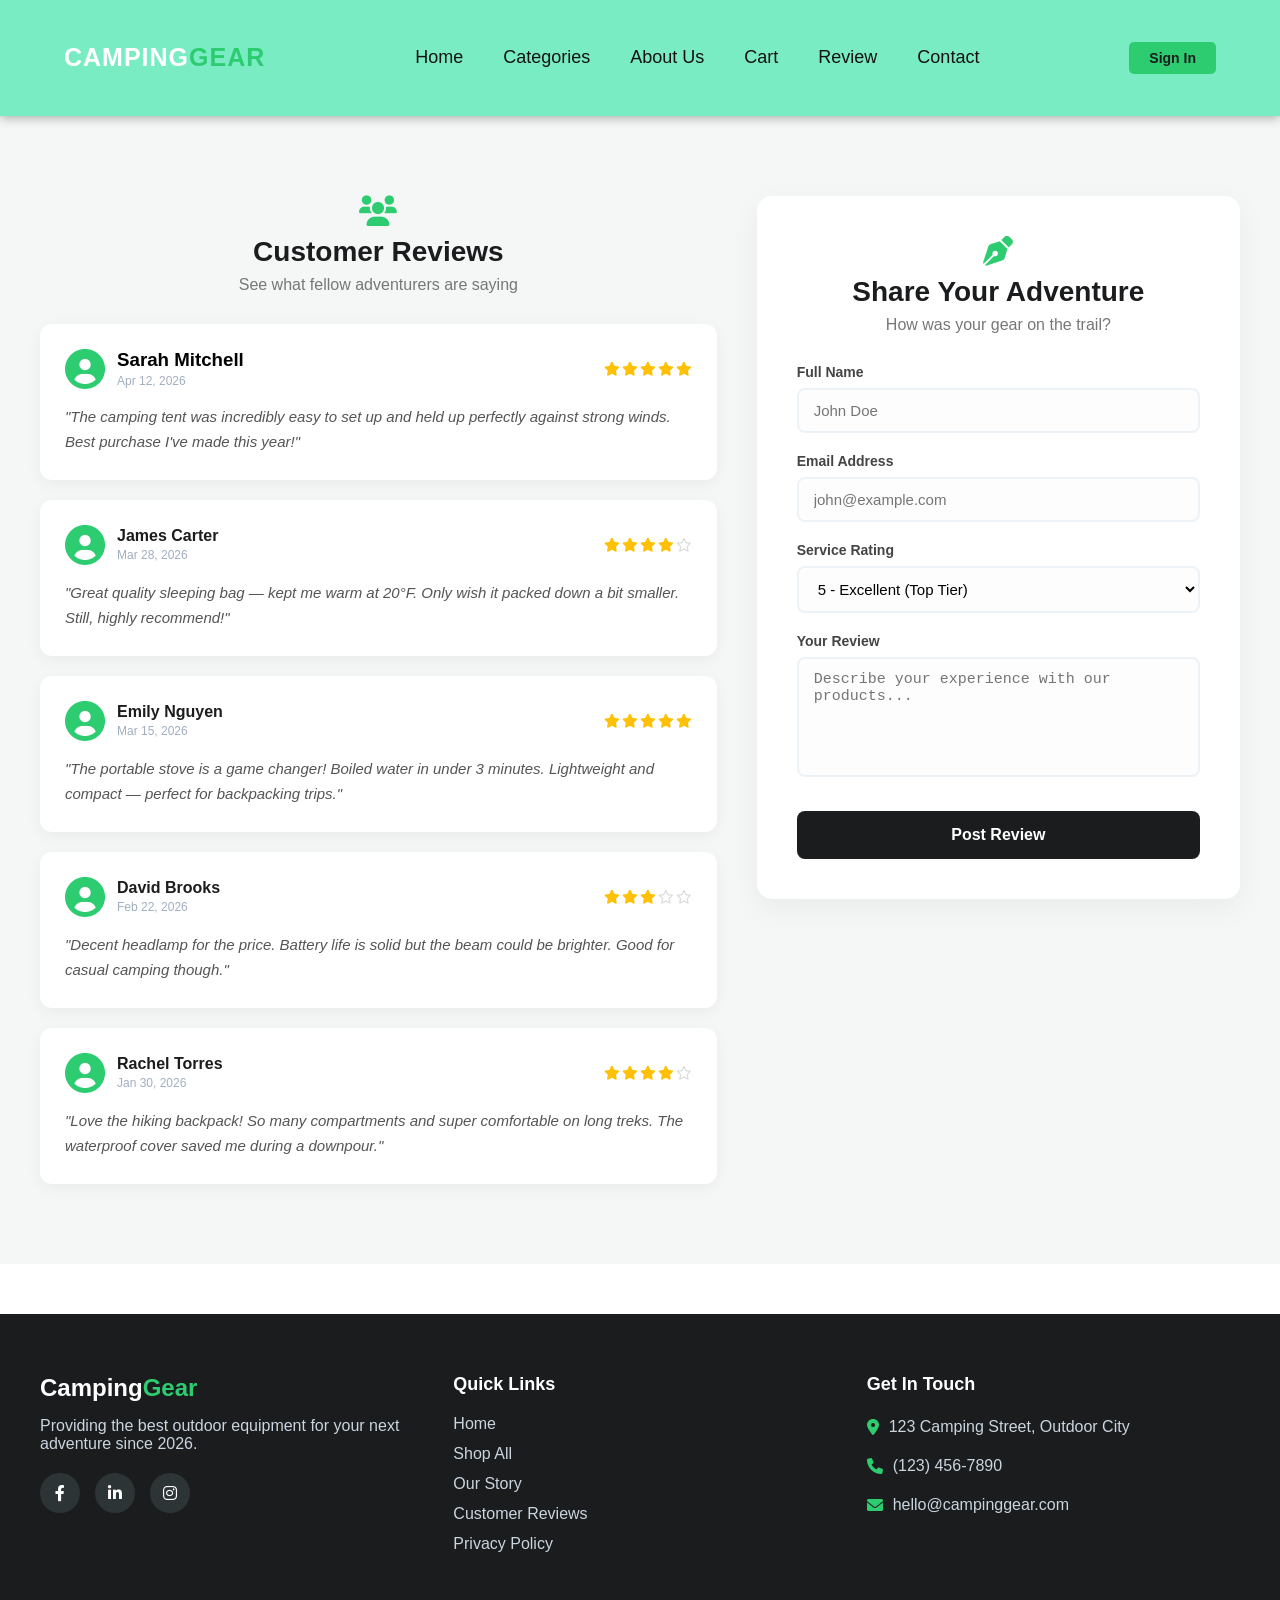
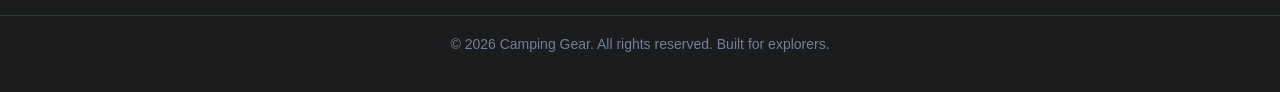
<file: Review.html>
<!DOCTYPE html>
<html lang="en">

<head>
    <meta charset="UTF-8">
    <meta name="viewport" content="width=device-width, initial-scale=1.0">
    <title>Reviews - Camping Products Sales</title>
    <link rel="stylesheet" href="https://cdnjs.cloudflare.com/ajax/libs/font-awesome/6.0.0/css/all.min.css">
    <link rel="stylesheet" href="style.css">
</head>

<body>
    <nav class="navbar">
        <div class="navbar-brand">
            <h3>Camping<span>Gear</span></h3>
        </div>
        <button class="navbar-toggle" onclick="this.parentElement.classList.toggle('nav-open')"
            aria-label="Toggle navigation">
            <i class="fas fa-bars"></i>
        </button>
        <ul class="navbar-links">
            <li><a href="index.html">Home</a></li>
            <li><a href="Categories.html">Categories</a></li>
            <li><a href="About.html">About Us</a></li>
            <li><a href="Cart.html">Cart</a></li>
            <li><a href="Review.html">Review</a></li>
            <li><a href="contact.html">Contact</a></li>
        </ul>
        <div class="navbar-actions">
            <a href="sign.html" class="btn-signin">Sign In</a>
        </div>
    </nav>
    <section class="review-page">
        <div class="review-layout">
            <!-- Left: User Reviews -->
            <div class="review-users">
                <div class="review-users-header">
                    <i class="fas fa-users"></i>
                    <h2>Customer Reviews</h2>
                    <p>See what fellow adventurers are saying</p>
                </div>

                <div class="user-review-card">
                    <div class="user-review-top">
                        <div class="user-avatar"><i class="fas fa-user-circle"></i></div>
                        <div class="user-info">
                            <h3>Sarah Mitchell</h3>
                            <span class="review-date">Apr 12, 2026</span>
                        </div>
                        <div class="user-rating">
                            <i class="fas fa-star"></i><i class="fas fa-star"></i><i class="fas fa-star"></i><i
                                class="fas fa-star"></i><i class="fas fa-star"></i>
                        </div>
                    </div>
                    <p class="user-review-text">"The camping tent was incredibly easy to set up and held up perfectly
                        against strong winds. Best purchase I've made this year!"</p>
                </div>

                <div class="user-review-card">
                    <div class="user-review-top">
                        <div class="user-avatar"><i class="fas fa-user-circle"></i></div>
                        <div class="user-info">
                            <h4>James Carter</h4>
                            <span class="review-date">Mar 28, 2026</span>
                        </div>
                        <div class="user-rating">
                            <i class="fas fa-star"></i><i class="fas fa-star"></i><i class="fas fa-star"></i><i
                                class="fas fa-star"></i><i class="far fa-star"></i>
                        </div>
                    </div>
                    <p class="user-review-text">"Great quality sleeping bag — kept me warm at 20°F. Only wish it packed
                        down a bit smaller. Still, highly recommend!"</p>
                </div>

                <div class="user-review-card">
                    <div class="user-review-top">
                        <div class="user-avatar"><i class="fas fa-user-circle"></i></div>
                        <div class="user-info">
                            <h4>Emily Nguyen</h4>
                            <span class="review-date">Mar 15, 2026</span>
                        </div>
                        <div class="user-rating">
                            <i class="fas fa-star"></i><i class="fas fa-star"></i><i class="fas fa-star"></i><i
                                class="fas fa-star"></i><i class="fas fa-star"></i>
                        </div>
                    </div>
                    <p class="user-review-text">"The portable stove is a game changer! Boiled water in under 3 minutes.
                        Lightweight and compact — perfect for backpacking trips."</p>
                </div>

                <div class="user-review-card">
                    <div class="user-review-top">
                        <div class="user-avatar"><i class="fas fa-user-circle"></i></div>
                        <div class="user-info">
                            <h4>David Brooks</h4>
                            <span class="review-date">Feb 22, 2026</span>
                        </div>
                        <div class="user-rating">
                            <i class="fas fa-star"></i><i class="fas fa-star"></i><i class="fas fa-star"></i><i
                                class="far fa-star"></i><i class="far fa-star"></i>
                        </div>
                    </div>
                    <p class="user-review-text">"Decent headlamp for the price. Battery life is solid but the beam could
                        be brighter. Good for casual camping though."</p>
                </div>

                <div class="user-review-card">
                    <div class="user-review-top">
                        <div class="user-avatar"><i class="fas fa-user-circle"></i></div>
                        <div class="user-info">
                            <h4>Rachel Torres</h4>
                            <span class="review-date">Jan 30, 2026</span>
                        </div>
                        <div class="user-rating">
                            <i class="fas fa-star"></i><i class="fas fa-star"></i><i class="fas fa-star"></i><i
                                class="fas fa-star"></i><i class="far fa-star"></i>
                        </div>
                    </div>
                    <p class="user-review-text">"Love the hiking backpack! So many compartments and super comfortable on
                        long treks. The waterproof cover saved me during a downpour."</p>
                </div>
            </div>

            <!-- Right: Review Form -->
            <div class="review-form-side">
                <div class="review-container">
                    <div class="review-card">
                        <div class="review-header">
                            <i class="fas fa-pen-nib"></i>
                            <h2>Share Your Adventure</h2>
                            <p>How was your gear on the trail?</p>
                        </div>

                        <form action="/submit-review" method="POST">
                            <div class="form-group">
                                <label for="name">Full Name</label>
                                <input type="text" id="name" name="name" placeholder="John Doe" required>
                            </div>

                            <div class="form-group">
                                <label for="email">Email Address</label>
                                <input type="email" id="email" name="email" placeholder="john@example.com" required>
                            </div>

                            <div class="form-group">
                                <label for="rating">Service Rating</label>
                                <div class="select-wrapper">
                                    <select id="rating" name="rating">
                                        <option value="5">5 - Excellent (Top Tier)</option>
                                        <option value="4">4 - Very Good</option>
                                        <option value="3">3 - Average</option>
                                        <option value="2">2 - Poor</option>
                                        <option value="1">1 - Terrible</option>
                                    </select>
                                </div>
                            </div>

                            <div class="form-group">
                                <label for="review">Your Review</label>
                                <textarea id="review" name="review"
                                    placeholder="Describe your experience with our products..."></textarea>
                            </div>

                            <button type="submit" class="btn-submit">Post Review</button>
                        </form>
                    </div>
                </div>
            </div>
        </div>
    </section>

    <footer class="footer">
        <div class="footer-container">
            <div class="footer-section">
                <h3 class="footer-logo">Camping<span>Gear</span></h3>
                <p>Providing the best outdoor equipment for your next adventure since 2026.</p>
                <div class="social-media">
                    <a href="https://www.facebook.com/" class="social-icon"><i class="fab fa-facebook-f"></i></a>
                    <a href="https://www.linkedin.com/" class="social-icon"><i class="fab fa-linkedin-in"></i></a>
                    <a href="https://www.instagram.com/" class="social-icon"><i class="fab fa-instagram"></i></a>
                </div>
            </div>

            <div class="footer-section">
                <h4>Quick Links</h4>
                <ul class="footer-links">
                    <li><a href="index.html">Home</a></li>
                    <li><a href="Categories.html">Shop All</a></li>
                    <li><a href="About.html">Our Story</a></li>
                    <li><a href="Review.html">Customer Reviews</a></li>
                    <li><a href="privacy-policy.html">Privacy Policy</a></li>
                </ul>
            </div>

            <div class="footer-section">
                <h4>Get In Touch</h4>
                <div class="contact-info">
                    <p><i class="fas fa-map-marker-alt"></i> 123 Camping Street, Outdoor City</p>
                    <p><i class="fas fa-phone"></i> (123) 456-7890</p>
                    <p><i class="fas fa-envelope"></i> hello@campinggear.com</p>
                </div>
            </div>
        </div>


        <div class="footer-bottom">
            <p>&copy; 2026 Camping Gear. All rights reserved. Built for explorers.</p>
        </div>
    </footer>
</body>

</html>
</file>
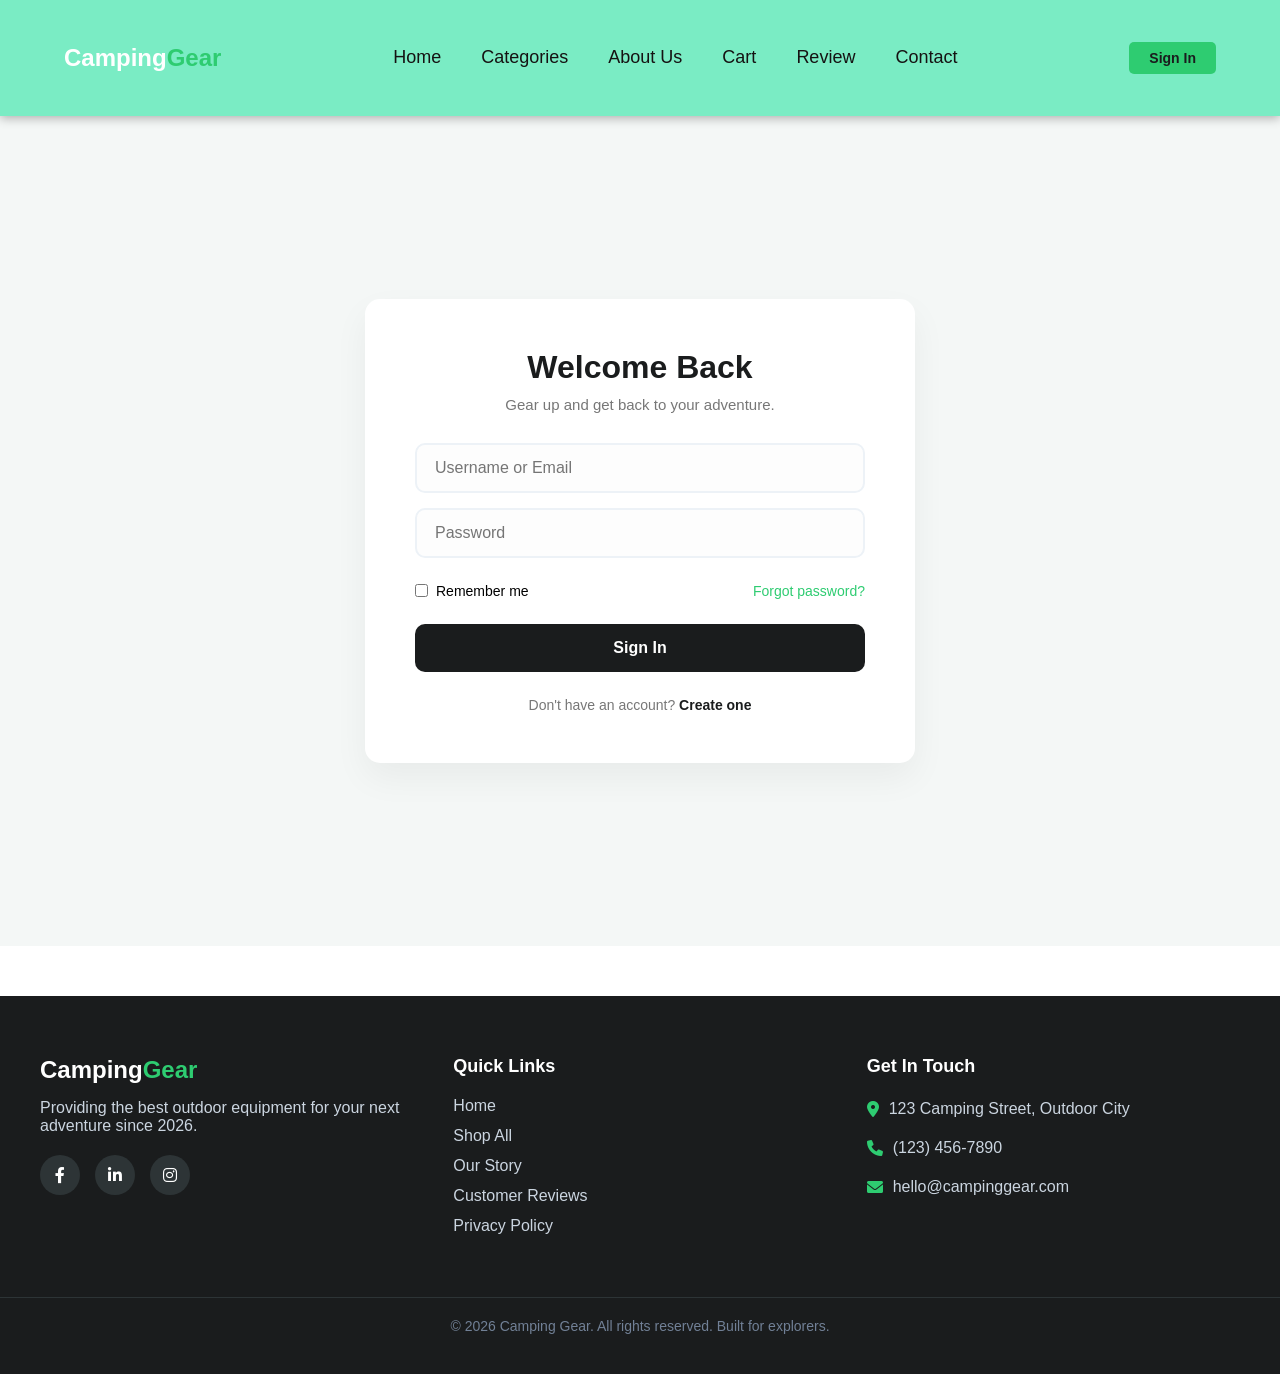
<file: sign.html>
<!DOCTYPE html>
<html lang="en">

<head>
    <meta charset="UTF-8">
    <meta name="viewport" content="width=device-width, initial-scale=1.0">
    <title>Document</title>
    <link rel="stylesheet" href="style.css">
    <link rel="stylesheet" href="https://cdnjs.cloudflare.com/ajax/libs/font-awesome/6.0.0/css/all.min.css">
</head>

<body>
    <nav class="navbar">
        <div class="navbar-brand">
            <h2>Camping<span>Gear</span></h2>
        </div>
        <button class="navbar-toggle" onclick="this.parentElement.classList.toggle('nav-open')"
            aria-label="Toggle navigation">
            <i class="fas fa-bars"></i>
        </button>
        <ul class="navbar-links">
            <li><a href="index.html">Home</a></li>
            <li><a href="Categories.html">Categories</a></li>
            <li><a href="About.html">About Us</a></li>
            <li><a href="Cart.html">Cart</a></li>
            <li><a href="Review.html">Review</a></li>
            <li><a href="contact.html">Contact</a></li>
        </ul>
        <div class="navbar-actions">
            <a href="sign.html" class="btn-signin">Sign In</a>
        </div>
    </nav>
    <section class="login-wrapper">
        <div class="login-container">
            <div class="login-header">
                <h2>Welcome Back</h2>
                <p>Gear up and get back to your adventure.</p>
            </div>

            <form class="login-form" method="get">
                <div class="input-group">
                    <input type="text" placeholder="Username or Email" required>
                </div>

                <div class="input-group">
                    <input type="password" placeholder="Password" required>
                </div>

                <div class="options">
                    <div class="checkbox-modified">
                        <input type="checkbox" id="remember">
                        <label for="remember">Remember me</label>
                    </div>
                    <a href="#" class="forgot-link">Forgot password?</a>
                </div>

                <button type="submit" class="btn-signin-full">Sign In</button>

                <p class="signup-prompt">Don't have an account? <a href="#">Create one</a></p>
            </form>
        </div>
    </section>
    <footer class="footer">
        <div class="footer-container">
            <div class="footer-section">
                <h3 class="footer-logo">Camping<span>Gear</span></h3>
                <p>Providing the best outdoor equipment for your next adventure since 2026.</p>
                <div class="social-media">
                    <a href="https://www.facebook.com/" class="social-icon"><i class="fab fa-facebook-f"></i></a>
                    <a href="https://www.linkedin.com/" class="social-icon"><i class="fab fa-linkedin-in"></i></a>
                    <a href="https://www.instagram.com/" class="social-icon"><i class="fab fa-instagram"></i></a>
                </div>
            </div>

            <div class="footer-section">
                <h4>Quick Links</h4>
                <ul class="footer-links">
                    <li><a href="index.html">Home</a></li>
                    <li><a href="Categories.html">Shop All</a></li>
                    <li><a href="About.html">Our Story</a></li>
                    <li><a href="Review.html">Customer Reviews</a></li>
                    <li><a href="privacy-policy.html">Privacy Policy</a></li>
                </ul>
            </div>

            <div class="footer-section">
                <h4>Get In Touch</h4>
                <div class="contact-info">
                    <p><i class="fas fa-map-marker-alt"></i> 123 Camping Street, Outdoor City</p>
                    <p><i class="fas fa-phone"></i> (123) 456-7890</p>
                    <p><i class="fas fa-envelope"></i> hello@campinggear.com</p>
                </div>
            </div>
        </div>

        <div class="footer-bottom">
            <p>&copy; 2026 Camping Gear. All rights reserved. Built for explorers.</p>
        </div>
    </footer>

</body>

</html>
</file>
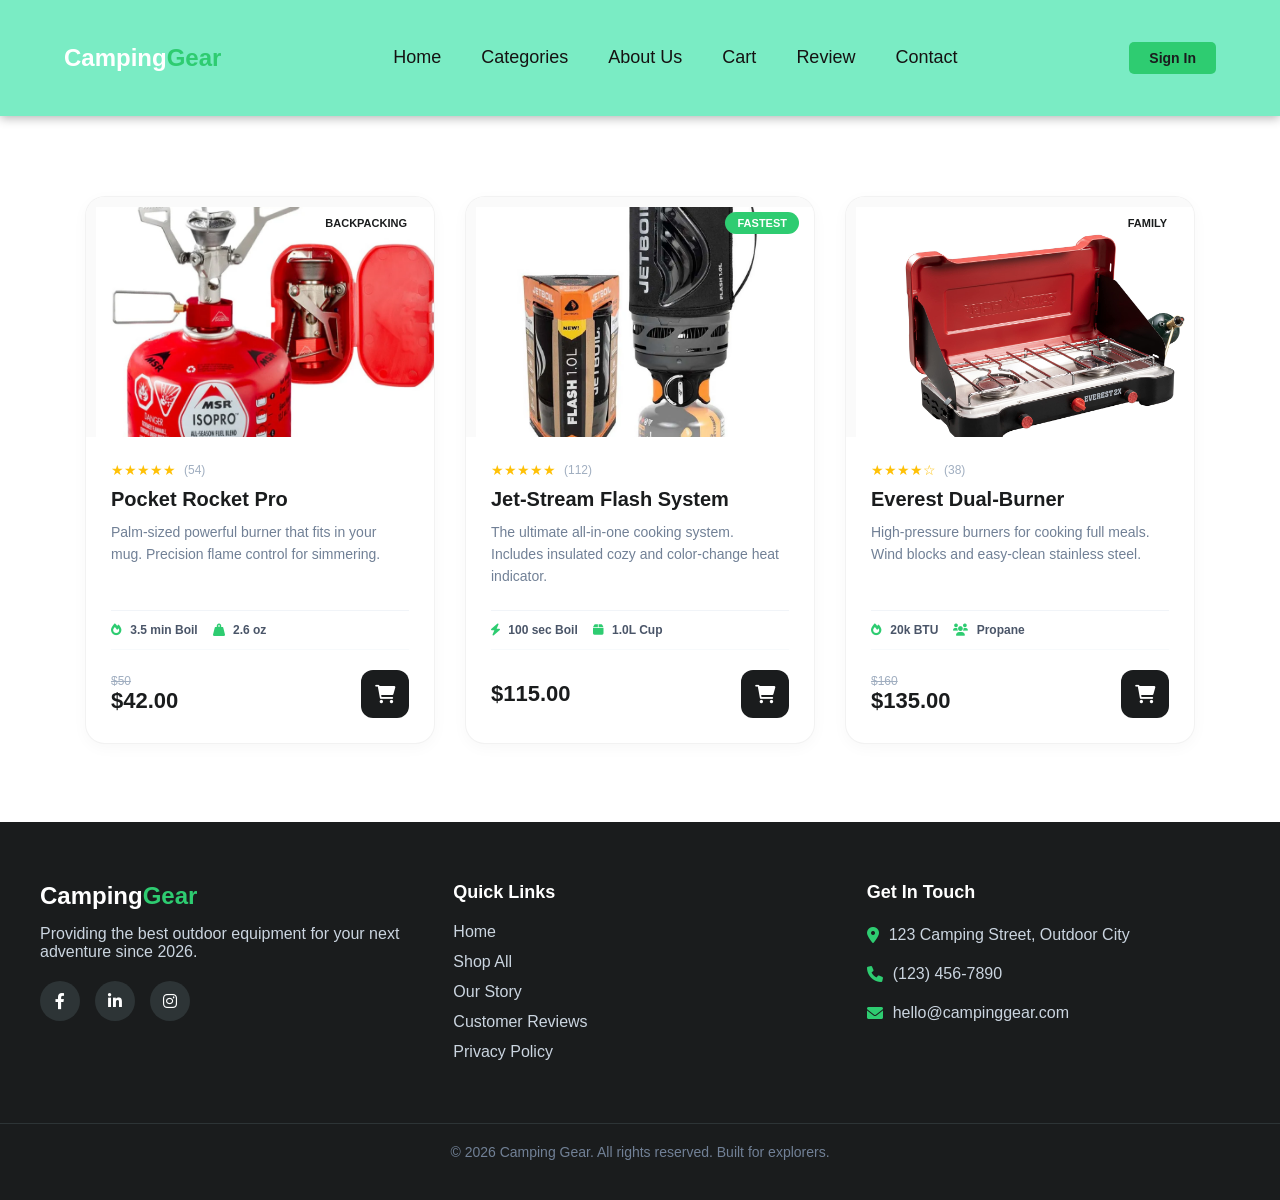
<file: stoves.html>
<!DOCTYPE html>
<html lang="en">

<head>
    <meta charset="UTF-8">
    <meta name="viewport" content="width=device-width, initial-scale=1.0">
    <title>Reviews - Camping Products Sales</title>
    <link rel="stylesheet" href="https://cdnjs.cloudflare.com/ajax/libs/font-awesome/6.0.0/css/all.min.css">
    <link rel="stylesheet" href="style.css">
</head>

<body>
    <nav class="navbar">
        <div class="navbar-brand">
            <h2>Camping<span>Gear</span></h2>
        </div>
        <button class="navbar-toggle" onclick="this.parentElement.classList.toggle('nav-open')"
            aria-label="Toggle navigation">
            <i class="fas fa-bars"></i>
        </button>
        <ul class="navbar-links">
            <li><a href="index.html">Home</a></li>
            <li><a href="Categories.html">Categories</a></li>
            <li><a href="About.html">About Us</a></li>
            <li><a href="Cart.html">Cart</a></li>
            <li><a href="Review.html">Review</a></li>
            <li><a href="contact.html">Contact</a></li>
        </ul>
        <div class="navbar-actions">
            <a href="sign.html" class="btn-signin">Sign In</a>
        </div>
    </nav>

    <main class="product-page">
        <div class="product-grid">

            <div class="product-card">
                <div class="image-container">
                    <img src="images/Pocket Rocket Pro.webp" alt="Pocket Rocket Pro">
                    <div class="category-tag">Backpacking</div>
                </div>
                <div class="product-body">
                    <div class="rating-row">
                        <div class="stars">★★★★★</div>
                        <span class="reviews-count">(54)</span>
                    </div>
                    <h3>Pocket Rocket Pro</h3>
                    <p class="product-desc">Palm-sized powerful burner that fits in your mug. Precision flame control
                        for simmering.</p>
                    <div class="specs-grid">
                        <div class="spec-item"><i class="fas fa-fire"></i> 3.5 min Boil</div>
                        <div class="spec-item"><i class="fas fa-weight-hanging"></i> 2.6 oz</div>
                    </div>
                    <div class="product-action-row">
                        <div class="price-stack">
                            <span class="old-price">$50</span>
                            <span class="current-price">$42.00</span>
                        </div>
                        <button class="cart-icon-btn"
                            onclick="addToCart('Pocket Rocket Pro', '42.00', 'images/Pocket Rocket Pro.webp')">
                            <i class="fas fa-shopping-cart"></i>
                        </button>
                    </div>
                </div>
            </div>

            <div class="product-card">
                <div class="image-container">
                    <img src="images/JetBoilFlash.webp" alt="JetboilFlash">
                    <span class="category-tag" style="background:#2ecc71; color:white;">Fastest</span>
                </div>
                <div class="product-body">
                    <div class="rating-row">
                        <div class="stars">★★★★★</div>
                        <span class="reviews-count">(112)</span>
                    </div>
                    <h3>Jet-Stream Flash System</h3>
                    <p class="product-desc">The ultimate all-in-one cooking system. Includes insulated cozy and
                        color-change heat indicator.</p>
                    <div class="specs-grid">
                        <div class="spec-item"><i class="fas fa-bolt"></i> 100 sec Boil</div>
                        <div class="spec-item"><i class="fas fa-box"></i> 1.0L Cup</div>
                    </div>
                    <div class="product-action-row">
                        <div class="price-stack">
                            <span class="current-price">$115.00</span>
                        </div>
                        <button class="cart-icon-btn"
                            onclick="addToCart('JetBoilFlash', '115.00', 'images/stove-system.jpg')">
                            <i class="fas fa-shopping-cart"></i>
                        </button>
                    </div>
                </div>
            </div>

            <div class="product-card">
                <div class="image-container">
                    <img src="images/Everest Burner.jpg" alt="Everest 2-Burner">
                    <div class="category-tag">Family</div>
                </div>
                <div class="product-body">
                    <div class="rating-row">
                        <div class="stars">★★★★☆</div>
                        <span class="reviews-count">(38)</span>
                    </div>
                    <h3>Everest Dual-Burner</h3>
                    <p class="product-desc">High-pressure burners for cooking full meals. Wind blocks and easy-clean
                        stainless steel.</p>
                    <div class="specs-grid">
                        <div class="spec-item"><i class="fas fa-fire"></i> 20k BTU</div>
                        <div class="spec-item"><i class="fas fa-users"></i> Propane</div>
                    </div>
                    <div class="product-action-row">
                        <div class="price-stack">
                            <span class="old-price">$160</span>
                            <span class="current-price">$135.00</span>
                        </div>
                        <button class="cart-icon-btn"
                            onclick="addToCart('Everest Dual-Burner', '135.00', 'images/stove-basecamp.jpg')">
                            <i class="fas fa-shopping-cart"></i>
                        </button>
                    </div>
                </div>
            </div>

        </div>
    </main>

    <footer class="footer">
        <div class="footer-container">
            <div class="footer-section">
                <h3 class="footer-logo">Camping<span>Gear</span></h3>
                <p>Providing the best outdoor equipment for your next adventure since 2026.</p>
                <div class="social-media">
                    <a href="https://www.facebook.com/" class="social-icon"><i class="fab fa-facebook-f"></i></a>
                    <a href="https://www.linkedin.com/" class="social-icon"><i class="fab fa-linkedin-in"></i></a>
                    <a href="https://www.instagram.com/" class="social-icon"><i class="fab fa-instagram"></i></a>
                </div>
            </div>

            <div class="footer-section">
                <h4>Quick Links</h4>
                <ul class="footer-links">
                    <li><a href="index.html">Home</a></li>
                    <li><a href="Categories.html">Shop All</a></li>
                    <li><a href="About.html">Our Story</a></li>
                    <li><a href="Review.html">Customer Reviews</a></li>
                    <li><a href="privacy-policy.html">Privacy Policy</a></li>
                </ul>
            </div>

            <div class="footer-section">
                <h4>Get In Touch</h4>
                <div class="contact-info">
                    <p><i class="fas fa-map-marker-alt"></i> 123 Camping Street, Outdoor City</p>
                    <p><i class="fas fa-phone"></i> (123) 456-7890</p>
                    <p><i class="fas fa-envelope"></i> hello@campinggear.com</p>
                </div>
            </div>
        </div>

        <div class="footer-bottom">
            <p>&copy; 2026 Camping Gear. All rights reserved. Built for explorers.</p>
        </div>
    </footer>
</body>

</html>
</file>
<file: style.css>
* {
    padding: 0;
    margin: 0;
}

/* Simple Navigation Bar */
/* Header */
body {
    font-family: 'Inter', -apple-system, sans-serif;
    margin: 0;
}

.navbar {
    background-color: #7aecc4;
    /* Dark charcoal */
    color: white;
    padding: 0.8rem 4rem;
    height: 90px;
    display: flex;
    justify-content: space-between;
    align-items: center;
    position: sticky;
    top: 0;
    z-index: 1000;
    box-shadow: 0 2px 10px rgba(0, 0, 0, 0.3);
}

/* Logo Styling */
.navbar-brand h3 {
    margin: 0;
    font-size: 25px;
    font-weight: 700;
    letter-spacing: 1px;
    text-transform: uppercase;
}

.navbar-brand span {
    color: #2ecc71;
    /* Nature green accent */
}

/* Navigation Links */
.navbar-links {
    list-style: none;
    display: flex;
    gap: 40px;
    margin: 0;
    padding: 0;
}

.navbar-links a {
    color: #151212;
    text-decoration: none;
    font-size: 18px;
    font-weight: 500;
    transition: all 0.3s ease;
    position: relative;
}

.navbar-links a:hover {
    color: #2ecc71;
}

/* Subtle Underline Hover Effect */
.navbar-links a::after {
    content: '';
    position: absolute;
    width: 0;
    height: 2px;
    bottom: -5px;
    left: 0;
    background-color: #2ecc71;
    transition: width 0.3s;
}

.navbar-links a:hover::after {
    width: 100%;
}

/* Modern Button Styling */
.btn-signin {
    background-color: #2ecc71;
    color: #1a1c1d !important;
    padding: 8px 20px;
    border-radius: 5px;
    text-decoration: none;
    font-weight: 600;
    font-size: 14px;
    transition: transform 0.2s, background-color 0.2s;
}

.btn-signin:hover {
    background-color: #04200f;
    transform: translateY(-1px);
}

/* Footer Styles */
.footer {
    background-color: #1a1c1d;
    /* Matches the new Navbar */
    color: #cbd5e0;
    /* Softer white/grey for readability */
    padding: 60px 0 20px 0;
    margin-top: 50px;
}

.footer-container {
    display: grid;
    grid-template-columns: repeat(auto-fit, minmax(250px, 1fr));
    gap: 40px;
    max-width: 1200px;
    margin: 0 auto;
    padding: 0 20px;
}

/* Typography */
.footer-logo {
    color: white;
    font-size: 24px;
    margin-bottom: 15px;
}

.footer-logo span {
    color: #2ecc71;
    /* Accent Green */
}

.footer-section h4 {
    color: white;
    margin-bottom: 20px;
    font-size: 18px;
    position: relative;
}

/* Links & List Styling */
.footer-links {
    list-style: none;
    padding: 0;
}

.footer-links li {
    margin-bottom: 12px;
}

.footer-links a {
    color: #cbd5e0;
    text-decoration: none;
    transition: color 0.3s ease;
}

.footer-links a:hover {
    color: #2ecc71;
    padding-left: 5px;
    /* Tiny animation effect */
}

/* Social Media Icons */
.social-media {
    display: flex;
    gap: 15px;
    margin-top: 20px;
}

.social-icon {
    width: 40px;
    height: 40px;
    background-color: #2d3436;
    color: white;
    display: flex;
    justify-content: center;
    align-items: center;
    border-radius: 50%;
    text-decoration: none;
    transition: all 0.3s ease;
}

.social-icon:hover {
    background-color: #2ecc71;
    color: #1a1c1d;
    transform: translateY(-3px);
}

/* Contact Info */
.contact-info p {
    display: flex;
    align-items: center;
    gap: 10px;
    margin-bottom: 15px;
    line-height: 1.5;
}

.contact-info i {
    color: #2ecc71;
}

/* Bottom Bar */
.footer-bottom {
    margin-top: 50px;
    padding: 20px;
    text-align: center;
    border-top: 1px solid #2d3436;
    font-size: 14px;
    color: #718096;
}

/* About Us */
.about-hero {
    padding: 100px 20px;
    background-color: #f9fbf9;
    /* Very light forest mist */
}

.about-container {
    max-width: 1200px;
    margin: 0 auto;
    display: flex;
    align-items: center;
    gap: 60px;
}

/* Text Content Styling */
.about-content {
    flex: 1;
}

.sub-heading {
    color: #2ecc71;
    font-weight: 700;
    text-transform: uppercase;
    letter-spacing: 2px;
    font-size: 14px;
}

.about-content h1 {
    font-size: 48px;
    color: #1a1c1d;
    margin: 15px 0 25px;
    line-height: 1.2;
}

.about-content p {
    font-size: 18px;
    color: #555;
    line-height: 1.8;
    margin-bottom: 20px;
}

/* Stats Row */
.about-stats {
    display: flex;
    gap: 30px;
    margin: 30px 0;
    border-top: 1px solid #ddd;
    padding-top: 20px;
}

.stat strong {
    display: block;
    font-size: 24px;
    color: #1a1c1d;
}

.stat span {
    font-size: 14px;
    color: #777;
}

/* Button Styling */
.btn-primary {
    background-color: #2ecc71;
    color: white;
    padding: 15px 35px;
    border: none;
    border-radius: 5px;
    font-size: 16px;
    font-weight: 600;
    cursor: pointer;
    transition: all 0.3s ease;
    box-shadow: 0 4px 15px rgba(46, 204, 113, 0.3);
}

.btn-primary:hover {
    background-color: #27ae60;
    transform: translateY(-3px);
    box-shadow: 0 6px 20px rgba(46, 204, 113, 0.4);
}

/* Image Styling */
.about-image {
    flex: 1;
    position: relative;
}

.image-wrapper {
    position: relative;
    z-index: 1;
}

.image-wrapper img {
    width: 100%;
    border-radius: 20px;
    /* Modern rounded corners */
    box-shadow: 20px 20px 0px #2ecc71;
    /* Nature-themed accent offset */
}

/* Responsive Design */
@media screen and (max-width: 992px) {
    .about-container {
        flex-direction: column;
        text-align: center;
    }

    .about-stats {
        justify-content: center;
    }

    .about-content h1 {
        font-size: 36px;
    }

    .image-wrapper img {
        box-shadow: 10px 10px 0px #2ecc71;
    }
}

/* Review Form Styles */
.review-page {
    background-color: #f4f7f6;
    /* Soft mist background */
    padding: 80px 20px;
    min-height: 80vh;
}

.review-layout {
    max-width: 1200px;
    margin: 0 auto;
    display: flex;
    gap: 40px;
    align-items: flex-start;
}

/* Left: User Reviews */
.review-users {
    flex: 1.4;
    display: flex;
    flex-direction: column;
    gap: 20px;
}

.review-users-header {
    text-align: center;
    margin-bottom: 10px;
}

.review-users-header i {
    color: #2ecc71;
    font-size: 30px;
    margin-bottom: 10px;
}

.review-users-header h2 {
    font-size: 28px;
    color: #1a1c1d;
    margin: 0;
}

.review-users-header p {
    color: #777;
    margin-top: 8px;
}

.user-review-card {
    background: white;
    padding: 25px;
    border-radius: 12px;
    box-shadow: 0 4px 15px rgba(0, 0, 0, 0.05);
    transition: transform 0.2s ease, box-shadow 0.2s ease;
}

.user-review-card:hover {
    transform: translateY(-3px);
    box-shadow: 0 8px 25px rgba(0, 0, 0, 0.08);
}

.user-review-top {
    display: flex;
    align-items: center;
    gap: 12px;
    margin-bottom: 15px;
}

.user-avatar i {
    font-size: 40px;
    color: #2ecc71;
}

.user-info h4 {
    margin: 0;
    font-size: 16px;
    color: #1a1c1d;
    font-weight: 700;
}

.review-date {
    font-size: 12px;
    color: #a0aec0;
}

.user-rating {
    margin-left: auto;
    display: flex;
    gap: 2px;
}

.user-rating .fas.fa-star {
    color: #ffc107;
    font-size: 14px;
}

.user-rating .far.fa-star {
    color: #ddd;
    font-size: 14px;
}

.user-review-text {
    color: #555;
    font-size: 15px;
    line-height: 1.7;
    margin: 0;
    font-style: italic;
}

/* Right: Review Form */
.review-form-side {
    flex: 1;
    position: sticky;
    top: 110px;
}

.review-container {
    max-width: 550px;
    margin: 0 auto;
}

.review-card {
    background: white;
    padding: 40px;
    border-radius: 15px;
    box-shadow: 0 10px 30px rgba(0, 0, 0, 0.05);
}

/* Header Section */
.review-header {
    text-align: center;
    margin-bottom: 30px;
}

.review-header i {
    color: #2ecc71;
    font-size: 30px;
    margin-bottom: 10px;
}

.review-header h2 {
    font-size: 28px;
    color: #1a1c1d;
    margin: 0;
}

.review-header p {
    color: #777;
    margin-top: 8px;
}

/* Form Elements */
.form-group {
    margin-bottom: 20px;
}

.review-card label {
    display: block;
    margin-bottom: 8px;
    font-weight: 600;
    font-size: 14px;
    color: #444;
}

.review-card input,
.review-card select,
.review-card textarea {
    width: 100%;
    padding: 12px 15px;
    border: 2px solid #edf2f7;
    border-radius: 8px;
    font-size: 15px;
    background-color: #fdfdfd;
    transition: all 0.3s ease;
    box-sizing: border-box;
    /* Prevents width issues */
}

/* Focus States */
.review-card input:focus,
.review-card select:focus,
.review-card textarea:focus {
    outline: none;
    border-color: #2ecc71;
    background-color: white;
    box-shadow: 0 0 0 4px rgba(46, 204, 113, 0.1);
}

.review-card textarea {
    height: 120px;
    resize: none;
}

/* Submit Button */
.btn-submit {
    width: 100%;
    padding: 15px;
    background: #1a1c1d;
    /* Dark matching Navbar */
    color: white;
    border: none;
    border-radius: 8px;
    font-size: 16px;
    font-weight: 600;
    cursor: pointer;
    transition: all 0.3s ease;
    margin-top: 10px;
}

.btn-submit:hover {
    background: #2ecc71;
    transform: translateY(-2px);
    box-shadow: 0 5px 15px rgba(46, 204, 113, 0.3);
}

/* Select Box Tweak */
.select-wrapper {
    position: relative;
}

/* Responsive */
@media (max-width: 768px) {
    .review-layout {
        flex-direction: column;
    }

    .review-form-side {
        position: static;
    }
}

@media (max-width: 480px) {
    .review-card {
        padding: 25px;
    }

    .user-review-card {
        padding: 18px;
    }
}

/* .carousel {
    display: flex;
    overflow-x: auto;
    gap: 20px;
    padding: 20px;
} */
.herosection-1 {
    width: 100%;
    height: 500px;
    object-fit: cover;
}

.content {
    text-align: center;
    padding: 50px 20px;
    font-family: 'Gill Sans', 'Gill Sans MT', Calibri, 'Trebuchet MS', sans-serif;
}

.card1 {
    width: 100%;
    height: 25px;
    object-fit: cover;
}

.heading h1 {
    color: #333;
    font-size: 55px;
    text-align: center;
    margin: 20px;
}

.container {
    display: flex;
    justify-content: center;
    align-items: center;
    width: 90%;
    margin: 65px auto;
}

.hero-content {
    width: 600px;

    flex: 1;
    margin: 0px 25px;
    animation: fadeInUp 2s ease;

}

.hero-content p {
    font-size: 35px;
    margin-bottom: 20px;
    color: #555;
    line-height: 1.5;
}

.hero-content h2 {
    font-size: 50px;
    color: #1a1515;
}

.content p {
    font-size: 18px;
    color: #1d0808;
    margin-bottom: 30px;
}

@keyframes fadeInUp {
    from {
        opacity: 0;
        transform: translateY(20px);
    }

    to {
        opacity: 1;
        transform: translateY(0);
    }
}

@keyframes fadeInRight {
    from {
        opacity: 0;
        transform: translateX(20px);
    }

    to {
        opacity: 1;
        transform: translateX(0);
    }
}

.btn {
    background-color: #66c9b8;
    color: white;
    border: none;
    padding: 4px 10px;
    border-radius: 5px;
    cursor: pointer;
    transition: background-color 0.3s ease;
    box-sizing: border-box;

}

.btn:hover {
    background-color: #5ed2b9;
    color: rgb(211, 222, 222);
    transform: scale(1.1);
}

/* .login-container {
    max-width: 600px;
    margin: 100px auto;
    padding: 50px;
    background: white;
    border-radius: 10px;
    box-shadow: 0 4px 6px rgba(0,0,0,0.1);
   text-align: center;
   height: 400px;
}
.login-container h2 {
    margin-bottom: 20px;
    color: #333;
}
.login-container input {
    width: 100%;
    padding: 10px;
    margin-top: 10px;
    border: 1px solid #ddd;
    border-radius: 5px;
    font-size: 16px;
}
.options {
    display: flex;
    justify-content: space-between;
    margin-top: 20px;
}
button {
    width: 100%;
    padding: 12px;
    background: #333;
    color: white;
    border: none;
    border-radius: 5px;
    cursor: pointer;
    font-size: 16px;
    transition: background 0.3s;
    margin-top: 20px;
}
button:hover {
    background: #555;
} */
/* Sign In Styles */

.login-wrapper {
    background-color: #f4f7f6;
    /* Matching your Review page mist */
    padding: 100px 20px;
    min-height: 70vh;
    display: flex;
    justify-content: center;
    align-items: center;
}

.login-container {
    max-width: 450px;
    width: 100%;
    padding: 50px;
    background: white;
    border-radius: 15px;
    box-shadow: 0 15px 35px rgba(0, 0, 0, 0.05);
    text-align: center;
}

.login-header h2 {
    margin-bottom: 10px;
    color: #1a1c1d;
    font-size: 32px;
    font-weight: 700;
}

.login-header p {
    color: #777;
    margin-bottom: 30px;
    font-size: 15px;
}

/* Input Fields */
.login-form input[type="text"],
.login-form input[type="password"] {
    width: 100%;
    padding: 14px 18px;
    margin-bottom: 15px;
    border: 2px solid #edf2f7;
    border-radius: 10px;
    font-size: 16px;
    background-color: #fdfdfd;
    transition: all 0.3s ease;
    box-sizing: border-box;
}

.login-form input:focus {
    outline: none;
    border-color: #2ecc71;
    box-shadow: 0 0 0 4px rgba(46, 204, 113, 0.1);
}

/* Options Area */
.options {
    display: flex;
    justify-content: space-between;
    align-items: center;
    margin: 10px 0 25px;
    font-size: 14px;
}

.checkbox-modified {
    display: flex;
    align-items: center;
    gap: 8px;
}

.checkbox-modified input {
    cursor: pointer;
    accent-color: #2ecc71;
    /* Colors the checkbox green */
}

.forgot-link {
    color: #2ecc71;
    text-decoration: none;
    font-weight: 500;
}

.forgot-link:hover {
    text-decoration: underline;
}

/* Primary Button */
.btn-signin-full {
    width: 100%;
    padding: 15px;
    background: #1a1c1d;
    color: white;
    border: none;
    border-radius: 10px;
    font-size: 16px;
    font-weight: 600;
    cursor: pointer;
    transition: all 0.3s ease;
}

.btn-signin-full:hover {
    background: #2ecc71;
    transform: translateY(-2px);
    box-shadow: 0 5px 15px rgba(46, 204, 113, 0.2);
}

.signup-prompt {
    margin-top: 25px;
    font-size: 14px;
    color: #777;
}

.signup-prompt a {
    color: #1a1c1d;
    font-weight: 700;
    text-decoration: none;
}

/* .sleeping-bag {
    width: 400%;
    height: 50px;
    object-fit: cover;
    margin: right 20px;
} */
.checkbox-modofied {
    display: flex;
    align-items: center;
    width: 200px;
    ;
    /* gap: 10px; */
    padding: 0px;
    margin: 5px 0px;

}

.checkbox-modofied label {

    width: 350px;
    align-items: center;
    margin-left: 0px;
}

/* Cart Styles */
.cart-page {
    max-width: 1100px;
    margin: 60px auto;
    padding: 0 20px;
}

.cart-header {
    margin-bottom: 40px;
}

.cart-page-wrapper {
    display: flex;
    gap: 30px;
    align-items: flex-start;
}

.cart-main {
    flex: 2;
}

.cart-summary {
    flex: 1;
    background: white;
    padding: 25px;
    border-radius: 12px;
    box-shadow: 0 5px 20px rgba(0, 0, 0, 0.05);
    position: sticky;
    top: 100px;
}

/* Individual Item Card */
.cart-item {
    display: flex;
    background: white;
    margin-bottom: 20px;
    padding: 20px;
    border-radius: 12px;
    box-shadow: 0 2px 10px rgba(0, 0, 0, 0.03);
    align-items: center;
    transition: transform 0.2s;
}

.cart-item:hover {
    transform: translateY(-2px);
}

.cart-item-image {
    width: 100px;
    height: 100px;
    object-fit: cover;
    border-radius: 8px;
    margin-right: 20px;
}

.cart-item-details {
    flex: 1;
}

.cart-item-details h4 {
    margin: 0 0 8px 0;
    font-size: 18px;
    color: #1a1c1d;
}

.item-price {
    color: #2ecc71;
    font-weight: 700;
}

/* Buttons */
.btn-remove {
    background: none;
    border: none;
    color: #e74c3c;
    cursor: pointer;
    font-size: 14px;
    font-weight: 600;
    padding: 0;
    margin-top: 10px;
}

.btn-checkout {
    width: 100%;
    padding: 15px;
    background: #1a1c1d;
    color: white;
    border: none;
    border-radius: 8px;
    font-weight: 700;
    margin-top: 20px;
    cursor: pointer;
    transition: background 0.3s;
}

.btn-checkout:hover {
    background: #2ecc71;
}

/* Summary Row Styling */
.summary-row {
    display: flex;
    justify-content: space-between;
    margin-bottom: 15px;
    color: #555;
}

.summary-row.total {
    font-size: 20px;
    font-weight: 800;
    color: #1a1c1d;
    margin-top: 15px;
}

.free-shipping {
    color: #2ecc71;
    font-weight: 700;
}

@media (max-width: 768px) {
    .cart-page-wrapper {
        flex-direction: column;
    }

    .cart-summary {
        width: 100%;
        box-sizing: border-box;
    }
}

/* .rating{
    width: 100%;
    height: 20px;
    background-color: #ddd;
    border-radius: 10px;
    overflow: hidden;
} */
/* Layout Wrapper */
.categories-container {
    max-width: 1200px;
    margin: 80px auto;
    padding: 0 20px;
}

.categories-header {
    text-align: center;
    margin-bottom: 50px;
}

.categories-header h1 {
    font-size: 40px;
    color: #1a1c1d;
    font-weight: 800;
}

/* The Grid */
.category-grid {
    display: grid;
    grid-template-columns: repeat(auto-fit, minmax(300px, 1fr));
    gap: 30px;
}

/* The Card */
.category-card {
    background: white;
    border-radius: 15px;
    overflow: hidden;
    box-shadow: 0 10px 25px rgba(0, 0, 0, 0.05);
    transition: transform 0.3s ease, box-shadow 0.3s ease;
}

.category-card:hover {
    transform: translateY(-10px);
    box-shadow: 0 15px 35px rgba(0, 0, 0, 0.1);
}

/* Image & Overlay */
.category-image {
    position: relative;
    height: 250px;
    overflow: hidden;
}

.category-image img {
    width: 100%;
    height: 100%;
    object-fit: cover;
    transition: transform 0.5s ease;
}

.category-card:hover .category-image img {
    transform: scale(1.1);
    /* Subtle zoom on hover */
}

.category-overlay {
    position: absolute;
    top: 0;
    left: 0;
    width: 100%;
    height: 100%;
    background: rgba(26, 28, 29, 0.5);
    /* Dark tint */
    display: flex;
    justify-content: center;
    align-items: center;
    opacity: 0;
    transition: opacity 0.3s ease;
}

.category-card:hover .category-overlay {
    opacity: 1;
}

/* Explore Button */
.btn-explore {
    padding: 12px 25px;
    background-color: #2ecc71;
    /* Nature Green */
    color: white;
    text-decoration: none;
    border-radius: 5px;
    font-weight: 600;
    text-transform: uppercase;
    font-size: 14px;
}

/* Container Fix */
.categories-container {
    max-width: 1100px;
    margin: 80px auto;
    padding: 0 20px;
    min-height: 70vh;
    /* Pushes footer down */
}

.categories-header {
    text-align: center;
    margin-bottom: 60px;
}

.categories-header h1 {
    font-size: 38px;
    color: #1a1c1d;
    margin-bottom: 10px;
}

/* Grid Layout */
.category-grid {
    display: grid;
    grid-template-columns: repeat(auto-fit, minmax(300px, 1fr));
    gap: 30px;
}

/* Card Design */
.category-card {
    background: white;
    border-radius: 16px;
    overflow: hidden;
    box-shadow: 0 10px 30px rgba(0, 0, 0, 0.08);
    transition: all 0.3s ease;
}

.category-card:hover {
    transform: translateY(-10px);
    box-shadow: 0 20px 40px rgba(0, 0, 0, 0.12);
}

/* Image Wrapper & Overlay */
.card-image-box {
    position: relative;
    height: 280px;
    background-color: #f0f0f0;
    /* Placeholder color */
}

.card-image-box img {
    width: 100%;
    height: 100%;
    object-fit: cover;
}

.hover-overlay {
    position: absolute;
    top: 0;
    left: 0;
    width: 100%;
    height: 100%;
    background: rgba(26, 172, 143, 0.4);
    /* Subtle brand tint */
    display: flex;
    justify-content: center;
    align-items: center;
    opacity: 0;
    transition: 0.3s ease;
}

.category-card:hover .hover-overlay {
    opacity: 1;
}

.btn-shop {
    background: #1a1c1d;
    color: white;
    padding: 12px 25px;
    text-decoration: none;
    border-radius: 8px;
    font-weight: 600;
    transform: translateY(20px);
    transition: 0.3s ease;
}

.category-card:hover .btn-shop {
    transform: translateY(0);
}

/* Text Content */
.card-content {
    padding: 25px;
}

.item-count {
    font-size: 12px;
    text-transform: uppercase;
    color: #26ac8f;
    font-weight: 700;
    letter-spacing: 1px;
}

.card-content h3 {
    margin: 10px 0;
    font-size: 22px;
    color: #1a1c1d;
}

.card-content p {
    color: #666;
    font-size: 15px;
    line-height: 1.6;
}

.product-grid {
    display: grid;
    grid-template-columns: repeat(auto-fit, minmax(300px, 1fr));
    gap: 30px;
    margin: 40px 0;
}

.product-card {
    background: white;
    border-radius: 12px;
    display: flex;
    flex-direction: column;
    /* Allows vertical stretching */
    height: 100%;
    overflow: hidden;
    box-shadow: 0 4px 15px rgba(0, 0, 0, 0.05);
    transition: transform 0.3s ease;
}

.product-card:hover {
    transform: translateY(-5px);
}

.product-image {
    width: 100%;
    aspect-ratio: 1 / 1;
    /* Keeps images perfectly square */
    position: relative;
}

.product-image img {
    width: 100%;
    height: 100%;
    object-fit: cover;
}

.product-badge {
    position: absolute;
    top: 15px;
    left: 15px;
    background: #2ecc71;
    color: white;
    padding: 5px 12px;
    font-size: 12px;
    font-weight: bold;
    border-radius: 4px;
}

.product-info {
    padding: 25px;
    flex-grow: 1;
    /* This fills the card height */
    display: flex;
    flex-direction: column;
}

.product-meta {
    display: flex;
    justify-content: space-between;
    font-size: 13px;
    color: #2ecc71;
    font-weight: bold;
    margin-bottom: 12px;
}

.product-info h3 {
    margin: 0 0 10px 0;
    font-size: 20px;
    color: #1a1c1d;
}

.product-info p {
    color: #666;
    font-size: 14px;
    line-height: 1.6;
    margin-bottom: 20px;
    flex-grow: 1;
    /* Pushes the price and button to the bottom */
}

.product-footer {
    display: flex;
    justify-content: space-between;
    align-items: center;
    border-top: 1px solid #f0f0f0;
    padding-top: 15px;
}

.price {
    font-size: 22px;
    font-weight: 800;
    color: #1a1c1d;
}

.btn-add {
    background: #1a1c1d;
    color: white;
    border: none;
    padding: 10px 18px;
    border-radius: 6px;
    font-weight: 600;
    cursor: pointer;
    transition: background 0.3s;
}

.btn-add:hover {
    background: #2ecc71;
}

/* 1. The Grid Layout */
.product-grid {
    display: grid;
    grid-template-columns: repeat(auto-fit, minmax(320px, 1fr));
    gap: 40px;
    padding: 20px;
}

/* 2. The Card Design */
.product-card {
    background: #ffffff;
    border-radius: 24px;
    /* Softer, rounder corners */
    overflow: hidden;
    display: flex;
    flex-direction: column;
    height: 100%;
    border: 1px solid rgba(0, 0, 0, 0.03);
    transition: all 0.4s cubic-bezier(0.165, 0.84, 0.44, 1);
    box-shadow: 0 4px 6px -1px rgba(0, 0, 0, 0.05), 0 2px 4px -1px rgba(0, 0, 0, 0.03);
}

.product-card:hover {
    transform: translateY(-12px);
    box-shadow: 0 20px 40px rgba(0, 0, 0, 0.08);
}

/* 3. Image Effects */
.image-container {
    position: relative;
    height: 240px;
    overflow: hidden;
}

.image-container img {
    width: 100%;
    height: 100%;
    object-fit: cover;
    transition: transform 0.6s ease;
}

.product-card:hover .image-container img {
    transform: scale(1.1);
}

/* Glassmorphism Category Tag */
.category-tag {
    position: absolute;
    top: 15px;
    right: 15px;
    background: rgba(255, 255, 255, 0.8);
    backdrop-filter: blur(8px);
    padding: 6px 14px;
    border-radius: 50px;
    font-size: 11px;
    font-weight: 700;
    color: #1a1c1d;
    text-transform: uppercase;
}

/* 4. Body Content */
.product-body {
    padding: 25px;
    display: flex;
    flex-direction: column;
    flex-grow: 1;
}

.rating-row {
    display: flex;
    align-items: center;
    gap: 8px;
    margin-bottom: 10px;
}

.stars {
    color: #ffc107;
    font-size: 14px;
}

.reviews-count {
    color: #a0aec0;
    font-size: 12px;
}

.product-body h3 {
    font-size: 20px;
    color: #1a1c1d;
    margin-bottom: 12px;
    font-weight: 700;
}

.product-desc {
    font-size: 14px;
    color: #718096;
    line-height: 1.6;
    margin-bottom: 20px;
    flex-grow: 1;
}

/* 5. Mini Specs Grid */
.specs-grid {
    display: flex;
    gap: 15px;
    margin-bottom: 25px;
    padding: 12px 0;
    border-top: 1px solid #f7fafc;
    border-bottom: 1px solid #f7fafc;
}

.spec-item {
    font-size: 12px;
    color: #4a5568;
    font-weight: 600;
}

.spec-item i {
    color: #2ecc71;
    margin-right: 5px;
}

/* 6. Action Row */
.product-action-row {
    display: flex;
    justify-content: space-between;
    align-items: center;
}

.price-stack {
    display: flex;
    flex-direction: column;
}

.old-price {
    font-size: 12px;
    text-decoration: line-through;
    color: #a0aec0;
}

.current-price {
    font-size: 24px;
    font-weight: 800;
    color: #1a1c1d;
}

.cart-icon-btn {
    width: 48px;
    height: 48px;
    background: #1a1c1d;
    color: white;
    border: none;
    border-radius: 14px;
    cursor: pointer;
    transition: all 0.3s;
    display: flex;
    justify-content: center;
    align-items: center;
    font-size: 18px;
}

.cart-icon-btn:hover {
    background: #2ecc71;
    transform: rotate(-10deg) scale(1.1);
}

.cart-toast {
    position: fixed;
    bottom: 20px;
    right: 20px;
    background: #1a1c1d;
    color: white;
    padding: 15px 25px;
    border-radius: 12px;
    box-shadow: 0 10px 30px rgba(0, 0, 0, 0.2);
    transform: translateY(100px);
    transition: all 0.4s cubic-bezier(0.175, 0.885, 0.32, 1.275);
    z-index: 1000;
    font-weight: 600;
}

.cart-toast.show {
    transform: translateY(0);
}

/* Gear Specific Tweaks */
.product-grid {
    /* Use a tighter gap for small items */
    gap: 25px;
}

.product-card {
    /* Adding a subtle border-top makes them look like specialized tools */
    border-top: 4px solid #1a1c1d;
}

.product-card:hover {
    border-top: 4px solid #2ecc71;
    /* Green glow on hover */
}

/* Ensure images don't look stretched if they are small icon-style photos */
.image-container img {
    padding: 10px;
    /* Optional: adds breathing room around small items */
    background: #fafafa;
}

/* --- Global Product Page Container --- */
.product-page {
    max-width: 1200px;
    margin: 60px auto;
    padding: 0 20px;
}

/* --- Stove Grid Fix --- */
.product-grid {
    display: grid;
    /* This ensures cards stay a reasonable size even if there are only 3 */
    grid-template-columns: repeat(auto-fit, minmax(300px, 350px));
    gap: 30px;
    justify-content: center;
    /* Centers the 3 cards on the page */
    align-items: stretch;
}

/* --- Premium Card Styling --- */
.product-card {
    background: #ffffff;
    border-radius: 20px;
    overflow: hidden;
    display: flex;
    flex-direction: column;
    height: 100%;
    border: 1px solid rgba(0, 0, 0, 0.05);
    transition: all 0.4s cubic-bezier(0.165, 0.84, 0.44, 1);
    box-shadow: 0 4px 15px rgba(0, 0, 0, 0.03);
}

.product-card:hover {
    transform: translateY(-10px);
    box-shadow: 0 20px 40px rgba(0, 0, 0, 0.1);
}

/* --- Image Section --- */
.image-container {
    position: relative;
    width: 100%;
    aspect-ratio: 1 / 1;
    overflow: hidden;
    background-color: #f8f9fa;
}

.image-container img {
    width: 100%;
    height: 100%;
    object-fit: cover;
    transition: transform 0.6s ease;
}

.product-card:hover .image-container img {
    transform: scale(1.1);
}

/* Glassmorphism Tag */
.category-tag {
    position: absolute;
    top: 15px;
    right: 15px;
    background: rgba(255, 255, 255, 0.85);
    backdrop-filter: blur(5px);
    padding: 5px 12px;
    border-radius: 50px;
    font-size: 11px;
    font-weight: 700;
    color: #1a1c1d;
}

/* --- Card Body --- */
.product-body {
    padding: 25px;
    display: flex;
    flex-direction: column;
    flex-grow: 1;
}

.product-body h3 {
    font-size: 20px;
    margin: 0 0 10px 0;
    color: #1a1c1d;
}

.product-desc {
    font-size: 14px;
    color: #718096;
    line-height: 1.6;
    margin-bottom: 20px;
    flex-grow: 1;
    /* Pushes the specs and price to the bottom */
}

/* --- Stove Specs (Boil time, weight, etc) --- */
.specs-grid {
    display: flex;
    gap: 15px;
    margin-bottom: 20px;
    padding: 12px 0;
    border-top: 1px solid #f1f4f8;
}

.spec-item {
    font-size: 12px;
    color: #4a5568;
    font-weight: 600;
}

.spec-item i {
    color: #2ecc71;
    /* Nature Green */
    margin-right: 5px;
}

/* --- Price & Action --- */
.product-action-row {
    display: flex;
    justify-content: space-between;
    align-items: center;
    margin-top: auto;
}

.current-price {
    font-size: 22px;
    font-weight: 800;
    color: #1a1c1d;
}

.cart-icon-btn {
    width: 48px;
    height: 48px;
    background: #1a1c1d;
    color: white;
    border: none;
    border-radius: 12px;
    cursor: pointer;
    transition: 0.3s;
    display: flex;
    justify-content: center;
    align-items: center;
}

.cart-icon-btn:hover {
    background: #2ecc71;
    transform: scale(1.1) rotate(-5deg);
}

#cart-count {
    position: absolute;
    top: -8px;
    right: -8px;
    background: #2ecc71;
    /* Green color */
    color: white;
    font-size: 11px;
    width: 18px;
    height: 18px;
    border-radius: 50%;
    display: none;
    /* Hidden by default via JS */
    justify-content: center;
    align-items: center;
    font-weight: bold;
}

.cart-icon-wrapper {
    position: relative;
}

/* VIP Explorer Program */
.vip-program {
    background: linear-gradient(135deg, #0d1b0e 0%, #1a2e1c 50%, #0f2312 100%);
    padding: 80px 20px;
    position: relative;
    overflow: hidden;
}

.vip-program::before {
    content: '';
    position: absolute;
    top: -50%;
    left: -50%;
    width: 200%;
    height: 200%;
    background: radial-gradient(circle at 30% 50%, rgba(46, 204, 113, 0.06) 0%, transparent 50%),
        radial-gradient(circle at 70% 80%, rgba(255, 193, 7, 0.04) 0%, transparent 50%);
    pointer-events: none;
}

.vip-container {
    max-width: 1200px;
    margin: 0 auto;
    position: relative;
    z-index: 1;
}

.vip-header {
    text-align: center;
    margin-bottom: 60px;
}

.vip-badge {
    display: inline-flex;
    align-items: center;
    gap: 8px;
    background: rgba(46, 204, 113, 0.15);
    color: #2ecc71;
    padding: 8px 20px;
    border-radius: 50px;
    font-size: 13px;
    font-weight: 700;
    text-transform: uppercase;
    letter-spacing: 1.5px;
    margin-bottom: 20px;
    border: 1px solid rgba(46, 204, 113, 0.25);
}

.vip-header h2 {
    font-size: 42px;
    color: #ffffff;
    margin: 15px 0;
    font-weight: 800;
    letter-spacing: -0.5px;
}

.vip-header p {
    color: #8fa89a;
    font-size: 18px;
    max-width: 500px;
    margin: 0 auto;
}

.vip-cards {
    display: grid;
    grid-template-columns: repeat(3, 1fr);
    gap: 30px;
    align-items: stretch;
}

.vip-card {
    position: relative;
    background: rgba(255, 255, 255, 0.04);
    backdrop-filter: blur(10px);
    border: 1px solid rgba(255, 255, 255, 0.08);
    border-radius: 24px;
    padding: 40px 30px;
    text-align: center;
    transition: all 0.4s cubic-bezier(0.165, 0.84, 0.44, 1);
    overflow: hidden;
    display: flex;
    flex-direction: column;
}

.vip-card:hover {
    transform: translateY(-10px);
    border-color: rgba(255, 255, 255, 0.15);
    box-shadow: 0 30px 60px rgba(0, 0, 0, 0.3);
}

.vip-card-glow {
    position: absolute;
    top: -1px;
    left: -1px;
    right: -1px;
    height: 3px;
    border-radius: 24px 24px 0 0;
    opacity: 0;
    transition: opacity 0.4s ease;
}

.vip-card:hover .vip-card-glow {
    opacity: 1;
}

.vip-bronze .vip-card-glow {
    background: linear-gradient(90deg, #cd7f32, #e8a849);
}

.vip-silver .vip-card-glow {
    background: linear-gradient(90deg, #c0c0c0, #e8e8e8);
}

.vip-gold .vip-card-glow {
    background: linear-gradient(90deg, #ffd700, #ffaa00);
}

.vip-tier-icon {
    width: 70px;
    height: 70px;
    border-radius: 20px;
    display: flex;
    justify-content: center;
    align-items: center;
    margin: 0 auto 20px;
    font-size: 28px;
    transition: transform 0.3s ease;
}

.vip-card:hover .vip-tier-icon {
    transform: scale(1.1) rotate(-5deg);
}

.vip-bronze .vip-tier-icon {
    background: rgba(205, 127, 50, 0.15);
    color: #cd7f32;
    border: 1px solid rgba(205, 127, 50, 0.25);
}

.vip-silver .vip-tier-icon {
    background: rgba(192, 192, 192, 0.15);
    color: #d4d4d4;
    border: 1px solid rgba(192, 192, 192, 0.25);
}

.vip-gold .vip-tier-icon {
    background: rgba(255, 215, 0, 0.15);
    color: #ffd700;
    border: 1px solid rgba(255, 215, 0, 0.25);
}

.vip-tier-label {
    font-size: 12px;
    text-transform: uppercase;
    letter-spacing: 2px;
    font-weight: 700;
}

.vip-bronze .vip-tier-label {
    color: #cd7f32;
}

.vip-silver .vip-tier-label {
    color: #d4d4d4;
}

.vip-gold .vip-tier-label {
    color: #ffd700;
}

.vip-card h3 {
    font-size: 24px;
    color: #ffffff;
    margin: 8px 0 20px;
    font-weight: 700;
}

.vip-price {
    margin-bottom: 25px;
}

.vip-amount {
    font-size: 40px;
    font-weight: 800;
    color: #ffffff;
}

.vip-period {
    font-size: 14px;
    color: #8fa89a;
    display: block;
    margin-top: 2px;
}

.vip-perks {
    list-style: none;
    padding: 0;
    margin: 0 0 30px;
    text-align: left;
    flex-grow: 1;
}

.vip-perks li {
    padding: 10px 0;
    font-size: 14px;
    color: #c8d6cc;
    display: flex;
    align-items: center;
    gap: 10px;
    border-bottom: 1px solid rgba(255, 255, 255, 0.04);
}

.vip-perks li:last-child {
    border-bottom: none;
}

.vip-perks li .fa-check {
    color: #2ecc71;
    font-size: 12px;
    width: 20px;
    height: 20px;
    background: rgba(46, 204, 113, 0.15);
    border-radius: 50%;
    display: flex;
    justify-content: center;
    align-items: center;
    flex-shrink: 0;
}

.vip-perks li.disabled {
    color: #5a6b5e;
}

.vip-perks li.disabled .fa-times {
    color: #5a6b5e;
    font-size: 12px;
    width: 20px;
    height: 20px;
    background: rgba(255, 255, 255, 0.05);
    border-radius: 50%;
    display: flex;
    justify-content: center;
    align-items: center;
    flex-shrink: 0;
}

.vip-btn {
    display: block;
    padding: 14px 28px;
    border-radius: 12px;
    font-weight: 700;
    font-size: 15px;
    text-decoration: none;
    transition: all 0.3s ease;
    text-align: center;
}

.vip-btn-bronze {
    background: rgba(205, 127, 50, 0.15);
    color: #cd7f32;
    border: 1px solid rgba(205, 127, 50, 0.3);
}

.vip-btn-bronze:hover {
    background: #cd7f32;
    color: #1a1c1d;
    transform: translateY(-2px);
    box-shadow: 0 8px 25px rgba(205, 127, 50, 0.3);
}

.vip-btn-silver {
    background: rgba(192, 192, 192, 0.15);
    color: #d4d4d4;
    border: 1px solid rgba(192, 192, 192, 0.3);
}

.vip-btn-silver:hover {
    background: #d4d4d4;
    color: #1a1c1d;
    transform: translateY(-2px);
    box-shadow: 0 8px 25px rgba(192, 192, 192, 0.3);
}

.vip-btn-gold {
    background: rgba(255, 215, 0, 0.15);
    color: #ffd700;
    border: 1px solid rgba(255, 215, 0, 0.3);
}

.vip-btn-gold:hover {
    background: #ffd700;
    color: #1a1c1d;
    transform: translateY(-2px);
    box-shadow: 0 8px 25px rgba(255, 215, 0, 0.3);
}

.vip-popular {
    position: absolute;
    top: 20px;
    right: 20px;
    background: linear-gradient(135deg, #2ecc71, #27ae60);
    color: #0d1b0e;
    font-size: 11px;
    font-weight: 800;
    padding: 5px 14px;
    border-radius: 50px;
    text-transform: uppercase;
    letter-spacing: 0.5px;
}

.vip-silver {
    border-color: rgba(192, 192, 192, 0.2);
    background: rgba(255, 255, 255, 0.07);
    transform: scale(1.03);
}

.vip-silver:hover {
    transform: scale(1.03) translateY(-10px);
}

@media (max-width: 992px) {
    .vip-cards {
        grid-template-columns: 1fr;
        max-width: 420px;
        margin: 0 auto;
    }

    .vip-silver {
        transform: none;
    }

    .vip-silver:hover {
        transform: translateY(-10px);
    }

    .vip-header h2 {
        font-size: 32px;
    }
}

/* ========================================
   CHECKOUT PAGE STYLES
   ======================================== */

.checkout-page {
    max-width: 1200px;
    margin: 50px auto;
    padding: 0 20px;
}

.checkout-header {
    text-align: center;
    margin-bottom: 40px;
}

.checkout-header h1 {
    font-size: 34px;
    color: #1a1c1d;
    font-weight: 800;
    margin-bottom: 8px;
}

.checkout-header h1 i {
    color: #2ecc71;
    margin-right: 10px;
}

.checkout-header p {
    color: #777;
    font-size: 16px;
}

/* Progress Steps */
.checkout-steps {
    display: flex;
    align-items: center;
    justify-content: center;
    gap: 0;
    margin-bottom: 50px;
}

.step {
    display: flex;
    flex-direction: column;
    align-items: center;
    gap: 8px;
}

.step-circle {
    width: 40px;
    height: 40px;
    border-radius: 50%;
    background: #e0e0e0;
    color: #999;
    display: flex;
    justify-content: center;
    align-items: center;
    font-weight: 700;
    font-size: 16px;
    transition: all 0.3s ease;
}

.step.active .step-circle {
    background: #2ecc71;
    color: white;
    box-shadow: 0 4px 15px rgba(46, 204, 113, 0.3);
}

.step span {
    font-size: 13px;
    color: #999;
    font-weight: 600;
}

.step.active span {
    color: #1a1c1d;
}

.step-line {
    width: 80px;
    height: 3px;
    background: #e0e0e0;
    margin: 0 10px;
    margin-bottom: 25px;
    border-radius: 3px;
}

.step-line.active {
    background: #2ecc71;
}

/* Checkout Layout */
.checkout-wrapper {
    display: flex;
    gap: 35px;
    align-items: flex-start;
}

.checkout-form-section {
    flex: 1.5;
    display: flex;
    flex-direction: column;
    gap: 25px;
}

/* Checkout Card */
.checkout-card {
    background: white;
    border-radius: 16px;
    padding: 35px;
    box-shadow: 0 5px 20px rgba(0, 0, 0, 0.04);
    border: 1px solid rgba(0, 0, 0, 0.04);
}

.checkout-card-header {
    display: flex;
    align-items: center;
    gap: 12px;
    margin-bottom: 25px;
    padding-bottom: 15px;
    border-bottom: 1px solid #f0f0f0;
}

.checkout-card-header i {
    font-size: 22px;
    color: #2ecc71;
}

.checkout-card-header h3 {
    font-size: 20px;
    color: #1a1c1d;
    font-weight: 700;
    margin: 0;
}

/* Form Styles */
.form-row {
    display: flex;
    gap: 15px;
}

.form-row .form-group {
    flex: 1;
}

.checkout-card .form-group {
    margin-bottom: 18px;
}

.checkout-card label {
    display: block;
    margin-bottom: 6px;
    font-weight: 600;
    font-size: 13px;
    color: #555;
    text-transform: uppercase;
    letter-spacing: 0.5px;
}

.checkout-card input,
.checkout-card select {
    width: 100%;
    padding: 13px 16px;
    border: 2px solid #edf2f7;
    border-radius: 10px;
    font-size: 15px;
    background-color: #fdfdfd;
    transition: all 0.3s ease;
    box-sizing: border-box;
    font-family: inherit;
}

.checkout-card input:focus,
.checkout-card select:focus {
    outline: none;
    border-color: #2ecc71;
    background-color: white;
    box-shadow: 0 0 0 4px rgba(46, 204, 113, 0.1);
}

/* Payment Methods */
.payment-methods {
    display: flex;
    gap: 12px;
    margin-bottom: 25px;
}

.payment-option {
    flex: 1;
    display: flex;
    cursor: pointer;
}

.payment-option input[type="radio"] {
    display: none;
}

.payment-option {
    width: 100%;
    display: flex;
    flex-direction: column;
    align-items: center;
    gap: 8px;
    padding: 18px 12px;
    border: 2px solid #edf2f7;
    border-radius: 12px;
    transition: all 0.3s ease;
    text-align: center;
}

.payment-option i {
    font-size: 24px;
    color: #999;
}

.payment-option span {
    font-size: 12px;
    font-weight: 600;
    color: #777;
}

.payment-option.active .payment-section {
    border-color: #2ecc71;
    background: rgba(46, 204, 113, 0.05);
}

.payment-option.active .payment-section i {
    color: #2ecc71;
}

.payment-option.active .payment-section span {
    color: #1a1c1d;
}

/* Order Summary Sidebar */
.checkout-summary {
    flex: 1;
    background: white;
    padding: 30px;
    border-radius: 16px;
    box-shadow: 0 5px 20px rgba(0, 0, 0, 0.04);
    border: 1px solid rgba(0, 0, 0, 0.04);
    position: sticky;
    top: 100px;
}

.checkout-summary h3 {
    font-size: 20px;
    color: #1a1c1d;
    margin-bottom: 20px;
    font-weight: 700;
}

.checkout-summary h3 i {
    color: #2ecc71;
    margin-right: 8px;
}

.checkout-item {
    display: flex;
    align-items: center;
    gap: 12px;
    padding: 12px 0;
    border-bottom: 1px solid #f5f5f5;
}

.checkout-item:last-child {
    border-bottom: none;
}

.checkout-item-img {
    width: 55px;
    height: 55px;
    border-radius: 10px;
    object-fit: cover;
    background: #f8f9fa;
}

.checkout-item-info h4 {
    font-size: 14px;
    color: #1a1c1d;
    margin: 0 0 4px 0;
    font-weight: 600;
}

.checkout-item-price {
    font-size: 14px;
    color: #2ecc71;
    font-weight: 700;
}

.summary-divider {
    height: 1px;
    background: #f0f0f0;
    margin: 15px 0;
}

.checkout-summary-row {
    display: flex;
    justify-content: space-between;
    margin-bottom: 12px;
    color: #555;
    font-size: 15px;
}

.checkout-summary-row.total {
    font-size: 20px;
    font-weight: 800;
    color: #1a1c1d;
    margin-top: 5px;
}

/* Place Order Button */
.btn-place-order {
    width: 100%;
    padding: 16px;
    background: #1a1c1d;
    color: white;
    border: none;
    border-radius: 12px;
    font-size: 16px;
    font-weight: 700;
    cursor: pointer;
    transition: all 0.3s ease;
    margin-top: 20px;
    display: flex;
    align-items: center;
    justify-content: center;
    gap: 10px;
}

.btn-place-order:hover {
    background: #2ecc71;
    transform: translateY(-2px);
    box-shadow: 0 8px 25px rgba(46, 204, 113, 0.3);
}

/* Trust Badges */
.checkout-trust {
    margin-top: 20px;
    padding-top: 15px;
    border-top: 1px solid #f0f0f0;
}

.checkout-trust p {
    display: flex;
    align-items: center;
    gap: 8px;
    font-size: 13px;
    color: #888;
    margin-bottom: 8px;
}

.checkout-trust p i {
    color: #2ecc71;
    width: 16px;
}

/* Order Success Modal */
.order-success-modal {
    position: fixed;
    top: 0;
    left: 0;
    width: 100%;
    height: 100%;
    background: rgba(0, 0, 0, 0.6);
    backdrop-filter: blur(5px);
    z-index: 2000;
    display: flex;
    justify-content: center;
    align-items: center;
}

.modal-content {
    background: white;
    border-radius: 24px;
    padding: 50px 40px;
    text-align: center;
    max-width: 420px;
    width: 90%;
    animation: modalPop 0.4s cubic-bezier(0.175, 0.885, 0.32, 1.275);
}

@keyframes modalPop {
    from {
        opacity: 0;
        transform: scale(0.8);
    }

    to {
        opacity: 1;
        transform: scale(1);
    }
}

.modal-icon {
    font-size: 60px;
    color: #2ecc71;
    margin-bottom: 20px;
}

.modal-content h2 {
    font-size: 26px;
    color: #1a1c1d;
    margin-bottom: 10px;
}

.modal-content p {
    color: #777;
    font-size: 15px;
    margin-bottom: 8px;
}

.order-number {
    font-weight: 700;
    color: #1a1c1d !important;
    font-size: 16px !important;
    background: #f4f7f6;
    padding: 10px 20px;
    border-radius: 8px;
    display: inline-block;
    margin: 15px 0 25px !important;
}

.btn-back-home {
    display: inline-block;
    padding: 14px 30px;
    background: #2ecc71;
    color: white;
    text-decoration: none;
    border-radius: 10px;
    font-weight: 700;
    font-size: 15px;
    transition: all 0.3s ease;
}

.btn-back-home:hover {
    background: #27ae60;
    transform: translateY(-2px);
    box-shadow: 0 5px 20px rgba(46, 204, 113, 0.3);
}

/* ========================================
   CONTACT US PAGE STYLES
   ======================================== */

/* Contact Hero */
.contact-hero {
    background: linear-gradient(135deg, #0d1b0e 0%, #1a2e1c 50%, #0f2312 100%);
    padding: 80px 20px;
    text-align: center;
    position: relative;
    overflow: hidden;
}

.contact-hero::before {
    content: '';
    position: absolute;
    top: -50%;
    left: -50%;
    width: 200%;
    height: 200%;
    background: radial-gradient(circle at 40% 60%, rgba(46, 204, 113, 0.08) 0%, transparent 50%);
    pointer-events: none;
}

.contact-hero-content {
    position: relative;
    z-index: 1;
    max-width: 600px;
    margin: 0 auto;
}

.contact-badge {
    display: inline-flex;
    align-items: center;
    gap: 8px;
    background: rgba(46, 204, 113, 0.15);
    color: #2ecc71;
    padding: 8px 20px;
    border-radius: 50px;
    font-size: 13px;
    font-weight: 700;
    text-transform: uppercase;
    letter-spacing: 1.5px;
    margin-bottom: 20px;
    border: 1px solid rgba(46, 204, 113, 0.25);
}

.contact-hero h1 {
    font-size: 48px;
    color: white;
    font-weight: 800;
    margin: 15px 0;
    letter-spacing: -0.5px;
}

.contact-hero p {
    color: #8fa89a;
    font-size: 18px;
    line-height: 1.6;
}

/* Contact Info Cards */
.contact-cards-section {
    max-width: 1100px;
    margin: -40px auto 60px;
    padding: 0 20px;
    position: relative;
    z-index: 2;
}

.contact-cards-grid {
    display: grid;
    grid-template-columns: repeat(3, 1fr);
    gap: 25px;
}

.contact-info-card {
    background: white;
    border-radius: 16px;
    padding: 35px 30px;
    text-align: center;
    box-shadow: 0 10px 30px rgba(0, 0, 0, 0.06);
    transition: all 0.3s ease;
    border: 1px solid rgba(0, 0, 0, 0.04);
}

.contact-info-card:hover {
    transform: translateY(-8px);
    box-shadow: 0 20px 40px rgba(0, 0, 0, 0.1);
}

.contact-card-icon {
    width: 65px;
    height: 65px;
    border-radius: 18px;
    background: rgba(46, 204, 113, 0.1);
    color: #2ecc71;
    display: flex;
    justify-content: center;
    align-items: center;
    margin: 0 auto 18px;
    font-size: 24px;
    transition: transform 0.3s ease;
}

.contact-info-card:hover .contact-card-icon {
    transform: scale(1.1) rotate(-5deg);
}

.contact-info-card h3 {
    font-size: 18px;
    color: #1a1c1d;
    margin-bottom: 10px;
    font-weight: 700;
}

.contact-info-card p {
    color: #777;
    font-size: 14px;
    margin: 3px 0;
    line-height: 1.5;
}

.contact-card-link {
    display: inline-flex;
    align-items: center;
    gap: 6px;
    color: #2ecc71;
    text-decoration: none;
    font-weight: 600;
    font-size: 14px;
    margin-top: 15px;
    transition: gap 0.3s ease;
}

.contact-card-link:hover {
    gap: 10px;
}

/* Contact Main Section */
.contact-main {
    max-width: 1100px;
    margin: 0 auto 70px;
    padding: 0 20px;
}

.contact-main-wrapper {
    display: flex;
    gap: 30px;
    align-items: flex-start;
}

/* Contact Form Card */
.contact-form-card {
    flex: 1.5;
    background: white;
    border-radius: 16px;
    padding: 40px;
    box-shadow: 0 5px 20px rgba(0, 0, 0, 0.04);
    border: 1px solid rgba(0, 0, 0, 0.04);
}

.contact-form-header {
    text-align: center;
    margin-bottom: 30px;
}

.contact-form-header i {
    color: #2ecc71;
    font-size: 28px;
    margin-bottom: 10px;
}

.contact-form-header h2 {
    font-size: 26px;
    color: #1a1c1d;
    margin: 8px 0;
    font-weight: 700;
}

.contact-form-header p {
    color: #777;
    font-size: 15px;
}

.contact-form-row {
    display: flex;
    gap: 15px;
}

.contact-form-row .form-group {
    flex: 1;
}

.contact-form-card .form-group {
    margin-bottom: 18px;
}

.contact-form-card label {
    display: block;
    margin-bottom: 6px;
    font-weight: 600;
    font-size: 13px;
    color: #555;
    text-transform: uppercase;
    letter-spacing: 0.5px;
}

.contact-form-card input,
.contact-form-card select,
.contact-form-card textarea {
    width: 100%;
    padding: 13px 16px;
    border: 2px solid #edf2f7;
    border-radius: 10px;
    font-size: 15px;
    background-color: #fdfdfd;
    transition: all 0.3s ease;
    box-sizing: border-box;
    font-family: inherit;
}

.contact-form-card textarea {
    resize: vertical;
    min-height: 120px;
}

.contact-form-card input:focus,
.contact-form-card select:focus,
.contact-form-card textarea:focus {
    outline: none;
    border-color: #2ecc71;
    background-color: white;
    box-shadow: 0 0 0 4px rgba(46, 204, 113, 0.1);
}

.btn-send-message {
    width: 100%;
    padding: 16px;
    background: #1a1c1d;
    color: white;
    border: none;
    border-radius: 12px;
    font-size: 16px;
    font-weight: 700;
    cursor: pointer;
    transition: all 0.3s ease;
    margin-top: 10px;
    display: flex;
    align-items: center;
    justify-content: center;
    gap: 10px;
}

.btn-send-message:hover {
    background: #2ecc71;
    transform: translateY(-2px);
    box-shadow: 0 8px 25px rgba(46, 204, 113, 0.3);
}

/* Contact Sidebar */
.contact-sidebar {
    flex: 1;
    display: flex;
    flex-direction: column;
    gap: 20px;
}

/* Map Placeholder */
.contact-map-card {
    border-radius: 16px;
    overflow: hidden;
    box-shadow: 0 5px 20px rgba(0, 0, 0, 0.04);
    border: 1px solid rgba(0, 0, 0, 0.04);
}

.map-placeholder {
    background: linear-gradient(135deg, #e8f5e9 0%, #c8e6c9 100%);
    padding: 50px 30px;
    text-align: center;
}

.map-placeholder i {
    font-size: 48px;
    color: #2ecc71;
    margin-bottom: 15px;
}

.map-placeholder h3 {
    font-size: 20px;
    color: #1a1c1d;
    margin-bottom: 8px;
}

.map-placeholder p {
    color: #666;
    font-size: 14px;
    margin-bottom: 18px;
}

.btn-view-map {
    display: inline-flex;
    align-items: center;
    gap: 8px;
    padding: 10px 22px;
    background: #1a1c1d;
    color: white;
    text-decoration: none;
    border-radius: 8px;
    font-weight: 600;
    font-size: 13px;
    transition: all 0.3s ease;
}

.btn-view-map:hover {
    background: #2ecc71;
    transform: translateY(-2px);
}

/* Business Hours */
.contact-hours-card {
    background: white;
    border-radius: 16px;
    padding: 28px;
    box-shadow: 0 5px 20px rgba(0, 0, 0, 0.04);
    border: 1px solid rgba(0, 0, 0, 0.04);
}

.contact-hours-card h3 {
    font-size: 18px;
    color: #1a1c1d;
    margin-bottom: 18px;
    font-weight: 700;
}

.contact-hours-card h3 i {
    color: #2ecc71;
    margin-right: 8px;
}

.hours-list {
    display: flex;
    flex-direction: column;
    gap: 0;
}

.hours-row {
    display: flex;
    justify-content: space-between;
    padding: 10px 0;
    border-bottom: 1px solid #f5f5f5;
    font-size: 14px;
    color: #555;
}

.hours-row:last-child {
    border-bottom: none;
}

.hours-time {
    font-weight: 600;
    color: #1a1c1d;
}

.hours-time.closed {
    color: #e74c3c;
}

/* Social Links */
.contact-social-card {
    background: white;
    border-radius: 16px;
    padding: 28px;
    text-align: center;
    box-shadow: 0 5px 20px rgba(0, 0, 0, 0.04);
    border: 1px solid rgba(0, 0, 0, 0.04);
}

.contact-social-card h3 {
    font-size: 16px;
    color: #1a1c1d;
    margin-bottom: 18px;
    font-weight: 700;
}

.contact-social-links {
    display: flex;
    justify-content: center;
    gap: 12px;
}

.contact-social-btn {
    width: 48px;
    height: 48px;
    border-radius: 14px;
    display: flex;
    justify-content: center;
    align-items: center;
    text-decoration: none;
    font-size: 20px;
    transition: all 0.3s ease;
}

.contact-social-btn.facebook {
    background: rgba(24, 119, 242, 0.1);
    color: #1877F2;
}

.contact-social-btn.instagram {
    background: rgba(225, 48, 108, 0.1);
    color: #E1306C;
}

.contact-social-btn.linkedin {
    background: rgba(10, 102, 194, 0.1);
    color: #0A66C2;
}

.contact-social-btn.twitter {
    background: rgba(29, 161, 242, 0.1);
    color: #1DA1F2;
}

.contact-social-btn:hover {
    transform: translateY(-4px) scale(1.05);
    box-shadow: 0 8px 20px rgba(0, 0, 0, 0.1);
}

/* FAQ Section */
.contact-faq {
    background: #f4f7f6;
    padding: 70px 20px;
}

.faq-container {
    max-width: 1100px;
    margin: 0 auto;
}

.faq-header {
    text-align: center;
    margin-bottom: 45px;
}

.faq-header h2 {
    font-size: 32px;
    color: #1a1c1d;
    font-weight: 800;
    margin-bottom: 8px;
}

.faq-header p {
    color: #777;
    font-size: 16px;
}

.faq-grid {
    display: grid;
    grid-template-columns: repeat(2, 1fr);
    gap: 25px;
}

.faq-item {
    background: white;
    padding: 30px;
    border-radius: 14px;
    box-shadow: 0 3px 12px rgba(0, 0, 0, 0.04);
    transition: transform 0.3s ease;
    border: 1px solid rgba(0, 0, 0, 0.04);
}

.faq-item:hover {
    transform: translateY(-4px);
}

.faq-icon {
    width: 45px;
    height: 45px;
    border-radius: 12px;
    background: rgba(46, 204, 113, 0.1);
    color: #2ecc71;
    display: flex;
    justify-content: center;
    align-items: center;
    font-size: 18px;
    margin-bottom: 15px;
}

.faq-item h4 {
    font-size: 16px;
    color: #1a1c1d;
    margin-bottom: 8px;
    font-weight: 700;
}

.faq-item p {
    color: #666;
    font-size: 14px;
    line-height: 1.6;
}

/* Contact Success Toast */
.contact-toast {
    position: fixed;
    bottom: 20px;
    right: 20px;
    background: #1a1c1d;
    color: white;
    padding: 16px 28px;
    border-radius: 14px;
    box-shadow: 0 10px 30px rgba(0, 0, 0, 0.2);
    transform: translateY(120px);
    transition: all 0.4s cubic-bezier(0.175, 0.885, 0.32, 1.275);
    z-index: 1000;
    font-weight: 600;
    font-size: 15px;
    display: flex;
    align-items: center;
    gap: 10px;
}

.contact-toast i {
    color: #2ecc71;
    font-size: 18px;
}

.contact-toast.show {
    transform: translateY(0);
}


/* --- Hamburger Toggle Button --- */
.navbar-toggle {
    display: none;
    background: none;
    border: none;
    color: #1a1c1d;
    font-size: 24px;
    cursor: pointer;
    padding: 8px 10px;
    border-radius: 8px;
    transition: all 0.3s ease;
    z-index: 1001;
    line-height: 1;
}

.navbar-toggle:hover {
    background: rgba(46, 204, 113, 0.15);
    color: #2ecc71;
}

/* ===== TABLET & MOBILE — max 768px ===== */
@media screen and (max-width: 768px) {

    /* --- Navbar --- */
    .navbar {
        padding: 0.8rem 1.5rem;
        height: 70px;
        flex-wrap: wrap;
    }

    .navbar-toggle {
        display: block;
        order: 3;
    }

    .navbar-brand {
        order: 1;
    }

    .navbar-brand h2 {
        font-size: 18px;
    }

    .navbar-actions {
        order: 2;
        margin-left: auto;
        margin-right: 12px;
    }

    .navbar-links {
        order: 4;
        display: none;
        flex-direction: column;
        width: 100%;
        background-color: #7aecc4;
        padding: 15px 0;
        gap: 0;
        border-top: 1px solid rgba(0, 0, 0, 0.08);
        animation: slideDown 0.3s ease;
    }

    @keyframes slideDown {
        from {
            opacity: 0;
            transform: translateY(-10px);
        }

        to {
            opacity: 1;
            transform: translateY(0);
        }
    }

    .nav-open .navbar-links {
        display: flex;
    }

    .navbar-links li {
        text-align: center;
    }

    .navbar-links a {
        display: block;
        padding: 12px 20px;
        font-size: 16px;
        border-radius: 8px;
        transition: background 0.2s;
    }

    .navbar-links a:hover {
        background: rgba(255, 255, 255, 0.3);
    }

    .navbar-links a::after {
        display: none;
    }

    /* --- Hero Carousel (index.html) --- */
    .herosection-1 {
        height: 250px;
    }

    .content {
        padding: 30px 15px;
    }

    .content h2 {
        font-size: 22px;
    }

    .content p {
        font-size: 15px;
        margin-bottom: 20px;
    }

    /* --- Hero Container --- */
    .container {
        flex-direction: column;
        width: 95%;
        margin: 30px auto;
    }

    .hero-content {
        width: 100%;
        margin: 0;
    }

    .hero-content h2 {
        font-size: 28px;
    }

    .hero-content p {
        font-size: 18px;
    }

    .heading h1 {
        font-size: 32px;
        margin: 15px;
    }

    /* --- Product Grids (all product pages) --- */
    .product-grid {
        grid-template-columns: 1fr !important;
        gap: 20px !important;
        padding: 10px !important;
    }

    .product-page {
        margin: 30px auto;
        padding: 0 15px;
    }

    /* --- Product Cards --- */
    .product-card {
        border-radius: 16px !important;
        border-top-width: 3px !important;
    }

    .image-container {
        height: 240px;
        aspect-ratio: auto;
    }

    .product-body {
        padding: 20px;
    }

    .product-body h3 {
        font-size: 18px;
    }

    .product-desc {
        font-size: 13px;
    }

    .current-price {
        font-size: 20px !important;
    }

    .cart-icon-btn {
        width: 44px;
        height: 44px;
        border-radius: 10px;
    }

    .specs-grid {
        gap: 10px;
        flex-wrap: wrap;
    }

    .spec-item {
        font-size: 11px;
    }

    /* --- Tents page product cards (product-info style) --- */
    .product-image {
        aspect-ratio: 4/3;
    }

    .product-info {
        padding: 20px;
    }

    .product-meta {
        flex-wrap: wrap;
        gap: 8px;
    }

    .product-footer {
        flex-wrap: wrap;
        gap: 12px;
    }

    .price {
        font-size: 20px;
    }

    .btn-add {
        width: 100%;
        text-align: center;
        padding: 12px;
    }

    /* --- Categories Page --- */
    .categories-container {
        margin: 40px auto;
        padding: 0 15px;
    }

    .categories-header {
        margin-bottom: 30px;
    }

    .categories-header h1 {
        font-size: 28px;
    }

    .category-grid {
        grid-template-columns: 1fr !important;
        gap: 20px;
    }

    .card-image-box {
        height: 220px;
    }

    .card-content {
        padding: 20px;
    }

    .card-content h3 {
        font-size: 20px;
    }

    /* --- About Page --- */
    .about-hero {
        padding: 50px 15px;
    }

    .about-container {
        flex-direction: column;
        gap: 30px;
        text-align: center;
    }

    .about-content h1 {
        font-size: 30px;
    }

    .about-content p {
        font-size: 16px;
    }

    .about-stats {
        justify-content: center;
        gap: 20px;
    }

    .image-wrapper img {
        box-shadow: 8px 8px 0px #2ecc71;
    }

    /* --- Review Page --- */
    .review-page {
        padding: 40px 15px;
    }

    .review-layout {
        flex-direction: column;
    }

    .review-form-side {
        position: static;
    }

    .review-card {
        padding: 25px;
    }

    .review-header h2 {
        font-size: 24px;
    }

    .review-users-header h2 {
        font-size: 24px;
    }

    .user-review-card {
        padding: 18px;
    }

    .user-review-top {
        flex-wrap: wrap;
        gap: 8px;
    }

    .user-rating {
        margin-left: 0;
        width: 100%;
        margin-top: 5px;
    }

    /* --- Cart Page --- */
    .cart-page {
        margin: 30px auto;
        padding: 0 15px;
    }

    .cart-page-wrapper {
        flex-direction: column;
    }

    .cart-summary {
        width: 100%;
        box-sizing: border-box;
        position: static;
    }

    .cart-item {
        flex-direction: column;
        text-align: center;
        gap: 15px;
    }

    .cart-item-image {
        width: 100%;
        height: 180px;
        margin-right: 0;
        border-radius: 8px;
    }

    .cart-header h1 {
        font-size: 28px;
    }

    /* --- Sign In Page --- */
    .login-wrapper {
        padding: 50px 15px;
    }

    .login-container {
        padding: 30px 20px;
    }

    .login-header h2 {
        font-size: 26px;
    }

    /* --- VIP Section --- */
    .vip-program {
        padding: 50px 15px;
    }

    .vip-header h2 {
        font-size: 28px;
    }

    .vip-header p {
        font-size: 15px;
    }

    .vip-cards {
        grid-template-columns: 1fr;
        max-width: 400px;
        margin: 0 auto;
    }

    .vip-silver {
        transform: none;
    }

    .vip-silver:hover {
        transform: translateY(-10px);
    }

    .vip-card {
        padding: 30px 20px;
    }

    .vip-amount {
        font-size: 32px;
    }

    /* --- Footer --- */
    .footer {
        padding: 40px 0 15px 0;
        margin-top: 30px;
    }

    .footer-container {
        grid-template-columns: 1fr;
        gap: 30px;
        text-align: center;
    }

    .social-media {
        justify-content: center;
    }

    .contact-info p {
        justify-content: center;
    }

    .footer-bottom {
        margin-top: 30px;
        padding: 15px;
    }

    .footer-section h4 {
        font-size: 16px;
    }

    /* --- Cart Toast --- */
    .cart-toast {
        left: 15px;
        right: 15px;
        bottom: 15px;
        text-align: center;
    }

    /* --- Checkout Page --- */
    .checkout-page {
        margin: 30px auto;
        padding: 0 15px;
    }

    .checkout-header h1 {
        font-size: 26px;
    }

    .checkout-steps {
        margin-bottom: 30px;
    }

    .step-line {
        width: 40px;
    }

    .step-circle {
        width: 35px;
        height: 35px;
        font-size: 14px;
    }

    .step span {
        font-size: 11px;
    }

    .checkout-wrapper {
        flex-direction: column;
    }

    .checkout-summary {
        position: static;
        width: 100%;
        box-sizing: border-box;
    }

    .checkout-card {
        padding: 25px;
    }

    .form-row {
        flex-direction: column;
        gap: 0;
    }

    .payment-methods {
        flex-direction: column;
        gap: 10px;
    }

    .payment-option {
        flex-direction: row;
        justify-content: center;
        padding: 14px;
    }

    .modal-content {
        padding: 35px 25px;
    }

    .modal-content h2 {
        font-size: 22px;
    }

    .modal-icon {
        font-size: 48px;
    }
}

/* ===== EXTRA SMALL SCREENS — max 480px ===== */
@media screen and (max-width: 480px) {

    .navbar {
        padding: 0.6rem 1rem;
        height: 60px;
    }

    .navbar-brand h2 {
        font-size: 16px;
    }

    .btn-signin {
        padding: 6px 14px;
        font-size: 12px;
    }

    .herosection-1 {
        height: 180px;
    }

    .content {
        padding: 25px 12px;
    }

    .content h2 {
        font-size: 20px;
    }

    .hero-content h2 {
        font-size: 24px;
    }

    .hero-content p {
        font-size: 16px;
    }

    .heading h1 {
        font-size: 26px;
    }

    .about-content h1 {
        font-size: 26px;
    }

    .categories-header h1 {
        font-size: 24px;
    }

    .vip-header h2 {
        font-size: 24px;
    }

    .vip-card h3 {
        font-size: 20px;
    }

    .vip-amount {
        font-size: 28px;
    }

    .product-body h3,
    .product-info h3 {
        font-size: 16px;
    }

    .current-price {
        font-size: 18px !important;
    }

    .price {
        font-size: 18px;
    }

    .image-container {
        height: 200px;
    }

    .cart-header h1 {
        font-size: 24px;
    }

    .login-header h2 {
        font-size: 22px;
    }

    .login-container {
        padding: 25px 15px;
    }

    .review-header h2 {
        font-size: 20px;
    }

    .review-users-header h2 {
        font-size: 20px;
    }

    .review-card {
        padding: 20px;
    }

    .footer-logo {
        font-size: 20px;
    }

    .stat strong {
        font-size: 20px;
    }

    .about-stats {
        flex-direction: column;
        align-items: center;
        gap: 15px;
    }

    .btn-primary {
        padding: 12px 25px;
        font-size: 14px;
    }

    /* --- Checkout Page --- */
    .checkout-header h1 {
        font-size: 22px;
    }

    .checkout-card {
        padding: 20px 15px;
    }

    .checkout-card-header h3 {
        font-size: 17px;
    }

    .checkout-summary {
        padding: 20px;
    }

    .btn-place-order {
        font-size: 14px;
        padding: 14px;
    }
}







/* ── Privacy Policy Page Styles ── */
.privacy-hero {
    background: linear-gradient(135deg, #1a2a1a 0%, #2d4a2d 50%, #1a3a2a 100%);
    padding: 100px 20px 60px;
    text-align: center;
    position: relative;
    overflow: hidden;
}

.privacy-hero::before {
    content: '';
    position: absolute;
    inset: 0;
    background: radial-gradient(ellipse at center top, rgba(74, 160, 74, 0.18) 0%, transparent 70%);
    pointer-events: none;
}

.privacy-hero-badge {
    display: inline-flex;
    align-items: center;
    gap: 8px;
    background: rgba(74, 160, 74, 0.15);
    border: 1px solid rgba(74, 160, 74, 0.35);
    color: #7fcf7f;
    padding: 8px 20px;
    border-radius: 50px;
    font-size: 0.85rem;
    font-weight: 600;
    letter-spacing: 0.05em;
    text-transform: uppercase;
    margin-bottom: 20px;
}

.privacy-hero h1 {
    font-size: clamp(2rem, 5vw, 3.2rem);
    color: #fff;
    margin: 0 0 16px;
    font-weight: 800;
}

.privacy-hero p {
    color: #a0b8a0;
    font-size: 1.05rem;
    max-width: 580px;
    margin: 0 auto 20px;
    line-height: 1.7;
}

.privacy-hero .last-updated {
    display: inline-flex;
    align-items: center;
    gap: 6px;
    background: rgba(255, 255, 255, 0.07);
    color: #8aab8a;
    font-size: 0.82rem;
    padding: 6px 16px;
    border-radius: 20px;
    border: 1px solid rgba(255, 255, 255, 0.1);
}

/* ── Layout ── */
.privacy-wrapper {
    display: grid;
    grid-template-columns: 260px 1fr;
    gap: 40px;
    max-width: 1100px;
    margin: 60px auto;
    padding: 0 20px 80px;
    align-items: start;
}

/* ── Sidebar TOC ── */
.privacy-toc {
    position: sticky;
    top: 90px;
    background: #1c2c1c;
    border: 1px solid rgba(74, 160, 74, 0.2);
    border-radius: 16px;
    padding: 28px 24px;
}

.privacy-toc h3 {
    color: #7fcf7f;
    font-size: 0.78rem;
    font-weight: 700;
    text-transform: uppercase;
    letter-spacing: 0.12em;
    margin: 0 0 18px;
    display: flex;
    align-items: center;
    gap: 8px;
}

.privacy-toc ul {
    list-style: none;
    padding: 0;
    margin: 0;
}

.privacy-toc ul li {
    margin-bottom: 4px;
}

.privacy-toc ul li a {
    display: block;
    color: #a0b8a0;
    text-decoration: none;
    font-size: 0.875rem;
    padding: 7px 12px;
    border-radius: 8px;
    transition: all 0.2s ease;
    border-left: 2px solid transparent;
}

.privacy-toc ul li a:hover {
    background: rgba(74, 160, 74, 0.12);
    color: #7fcf7f;
    border-left-color: #4a9a4a;
    padding-left: 16px;
}

/* ── Main Content ── */
.privacy-content {
    display: flex;
    flex-direction: column;
    gap: 32px;
}

.privacy-section {
    background: #1c2c1c;
    border: 1px solid rgba(74, 160, 74, 0.18);
    border-radius: 16px;
    padding: 36px 40px;
    transition: border-color 0.3s ease, box-shadow 0.3s ease;
}

.privacy-section:hover {
    border-color: rgba(74, 160, 74, 0.38);
    box-shadow: 0 8px 32px rgba(0, 0, 0, 0.25);
}

.privacy-section-header {
    display: flex;
    align-items: center;
    gap: 14px;
    margin-bottom: 20px;
    padding-bottom: 16px;
    border-bottom: 1px solid rgba(74, 160, 74, 0.15);
}

.privacy-section-icon {
    width: 44px;
    height: 44px;
    background: linear-gradient(135deg, #2d5a2d, #4a9a4a);
    border-radius: 12px;
    display: flex;
    align-items: center;
    justify-content: center;
    color: #fff;
    font-size: 1rem;
    flex-shrink: 0;
}

.privacy-section h2 {
    color: #c8e6c8;
    font-size: 1.25rem;
    font-weight: 700;
    margin: 0;
}

.privacy-section p {
    color: #90aa90;
    line-height: 1.8;
    font-size: 0.95rem;
    margin: 0 0 14px;
}

.privacy-section p:last-child {
    margin-bottom: 0;
}

.privacy-section ul {
    padding-left: 0;
    list-style: none;
    margin: 0 0 14px;
}

.privacy-section ul li {
    color: #90aa90;
    font-size: 0.95rem;
    line-height: 1.75;
    padding: 5px 0 5px 26px;
    position: relative;
}

.privacy-section ul li::before {
    content: '';
    position: absolute;
    left: 0;
    top: 13px;
    width: 8px;
    height: 8px;
    border-radius: 50%;
    background: linear-gradient(135deg, #4a9a4a, #7fcf7f);
}

.privacy-section strong {
    color: #c8e6c8;
    font-weight: 600;
}

/* Highlight box */
.privacy-highlight {
    background: rgba(74, 160, 74, 0.08);
    border: 1px solid rgba(74, 160, 74, 0.25);
    border-left: 4px solid #4a9a4a;
    border-radius: 0 10px 10px 0;
    padding: 16px 20px;
    margin: 16px 0;
    color: #8ab88a;
    font-size: 0.9rem;
    line-height: 1.7;
}

.privacy-highlight i {
    color: #7fcf7f;
    margin-right: 8px;
}

/* Contact CTA */
.privacy-contact-cta {
    background: linear-gradient(135deg, #1a3a2a, #2d5a3a);
    border: 1px solid rgba(74, 160, 74, 0.3);
    border-radius: 16px;
    padding: 40px;
    text-align: center;
}

.privacy-contact-cta i {
    font-size: 2.5rem;
    color: #7fcf7f;
    margin-bottom: 16px;
    display: block;
}

.privacy-contact-cta h3 {
    color: #c8e6c8;
    font-size: 1.4rem;
    font-weight: 700;
    margin: 0 0 10px;
}

.privacy-contact-cta p {
    color: #90aa90;
    margin: 0 0 24px;
    font-size: 0.95rem;
}

.privacy-contact-cta .btn-primary {
    display: inline-flex;
    align-items: center;
    gap: 8px;
    background: linear-gradient(135deg, #4a9a4a, #2d7a2d);
    color: #fff;
    padding: 12px 30px;
    border-radius: 50px;
    text-decoration: none;
    font-weight: 700;
    font-size: 0.95rem;
    transition: all 0.3s ease;
    box-shadow: 0 4px 20px rgba(74, 160, 74, 0.35);
}

.privacy-contact-cta .btn-primary:hover {
    transform: translateY(-2px);
    box-shadow: 0 8px 28px rgba(74, 160, 74, 0.5);
}

/* ── Responsive ── */
@media (max-width: 860px) {
    .privacy-wrapper {
        grid-template-columns: 1fr;
    }

    .privacy-toc {
        position: static;
    }
}

@media (max-width: 560px) {
    .privacy-section {
        padding: 24px 20px;
    }

    .privacy-contact-cta {
        padding: 28px 20px;
    }
}
</file>
